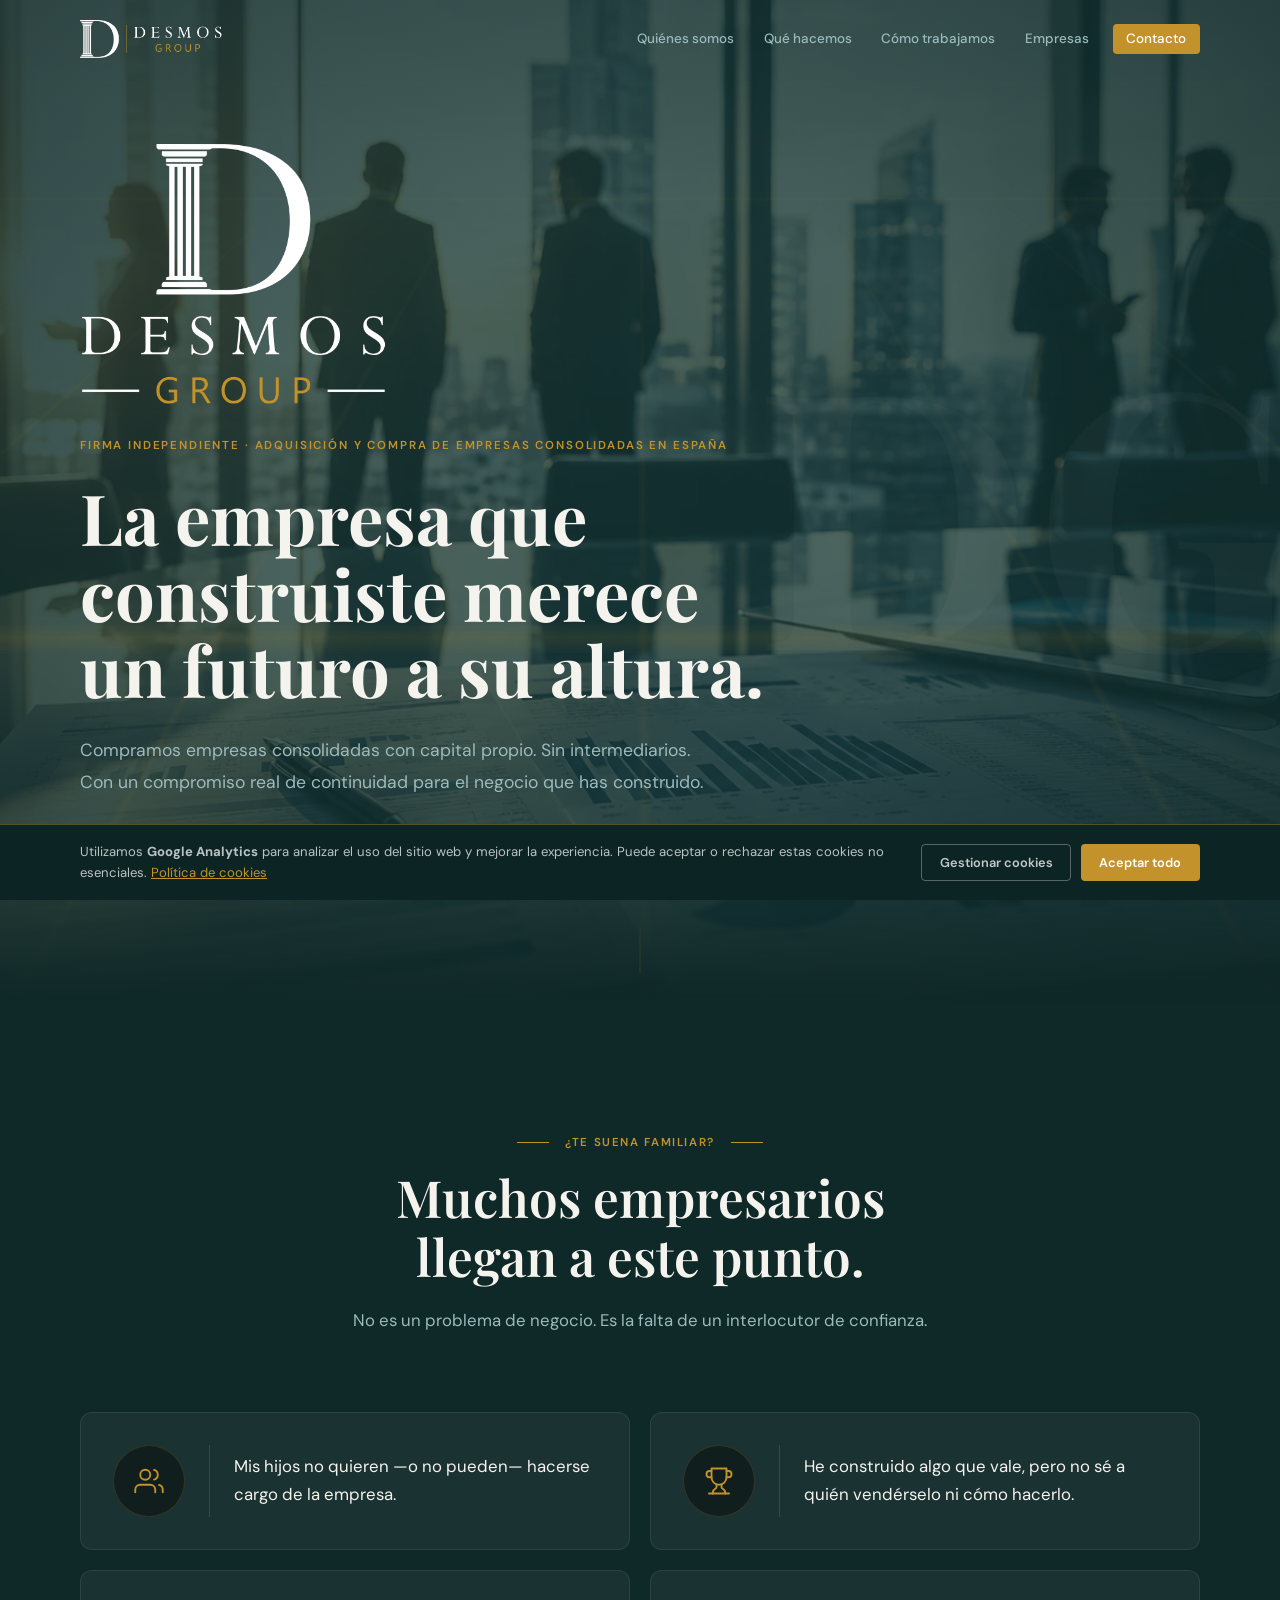
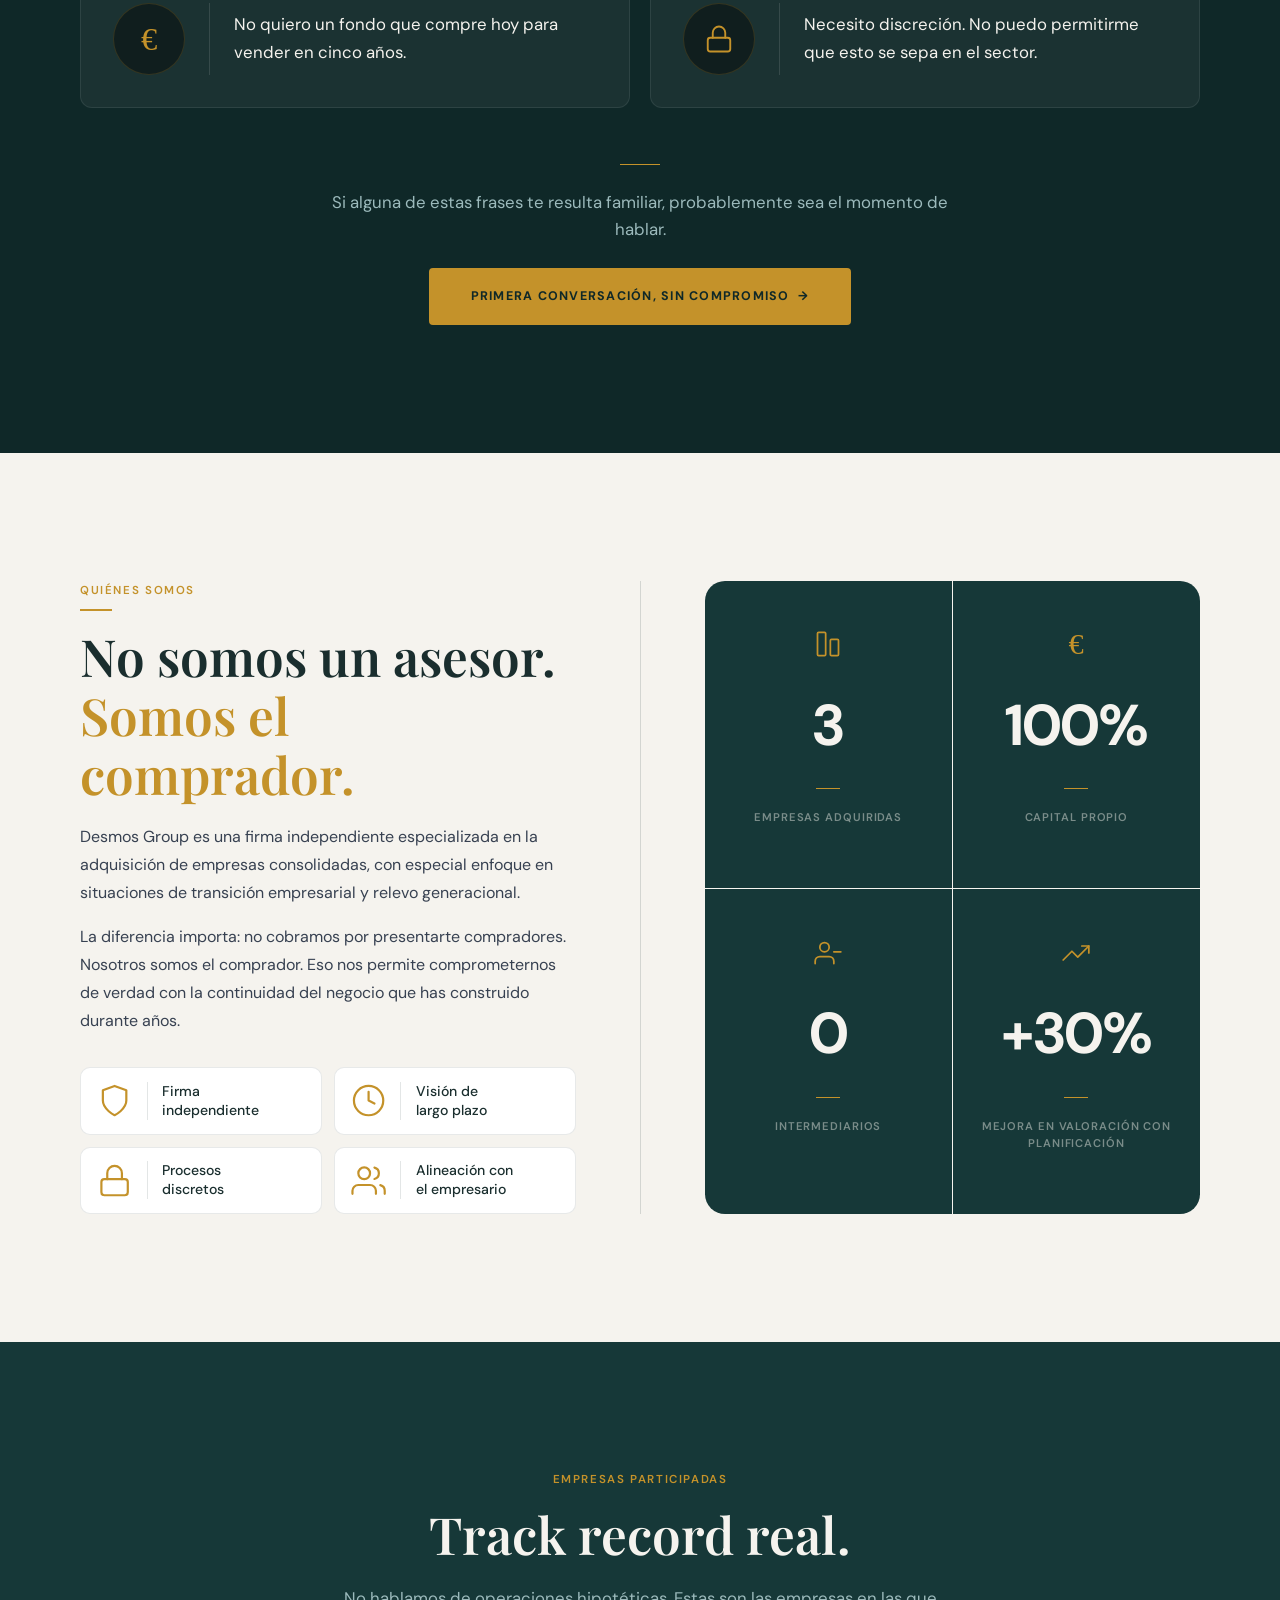
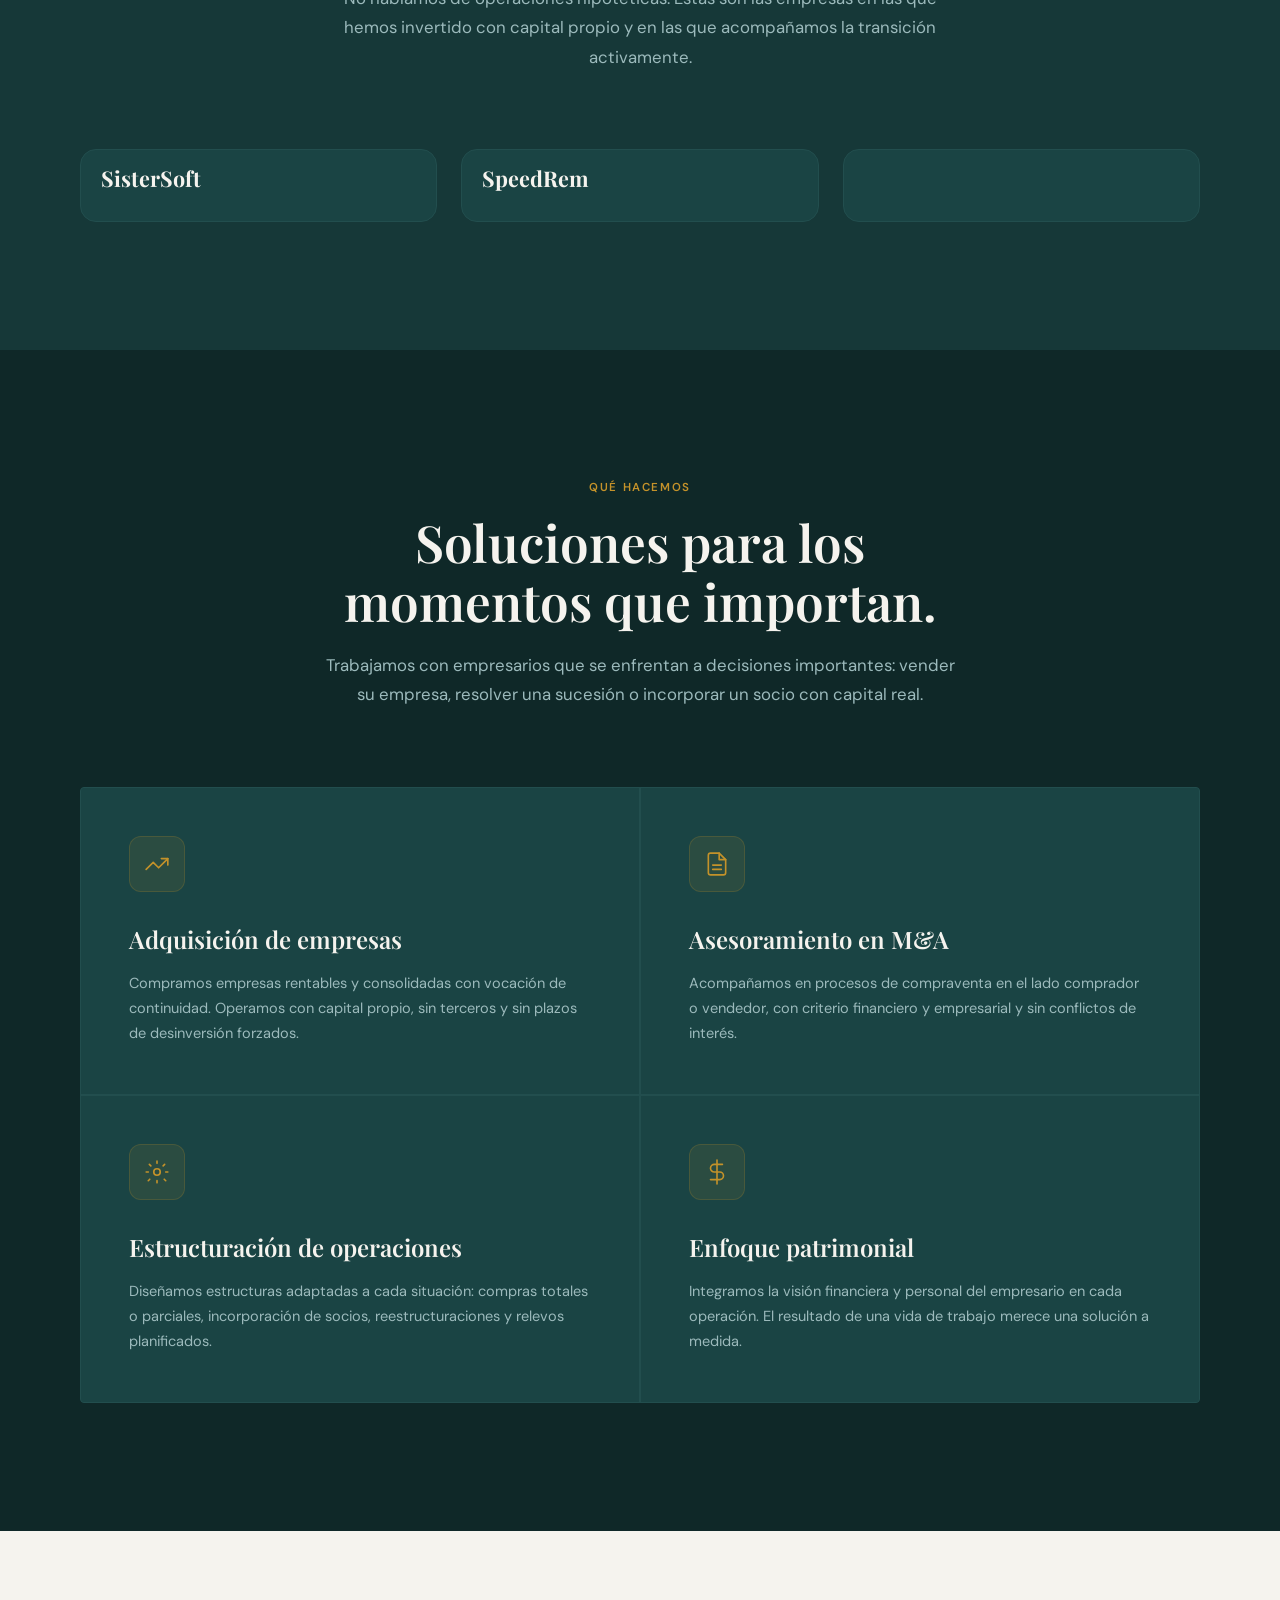
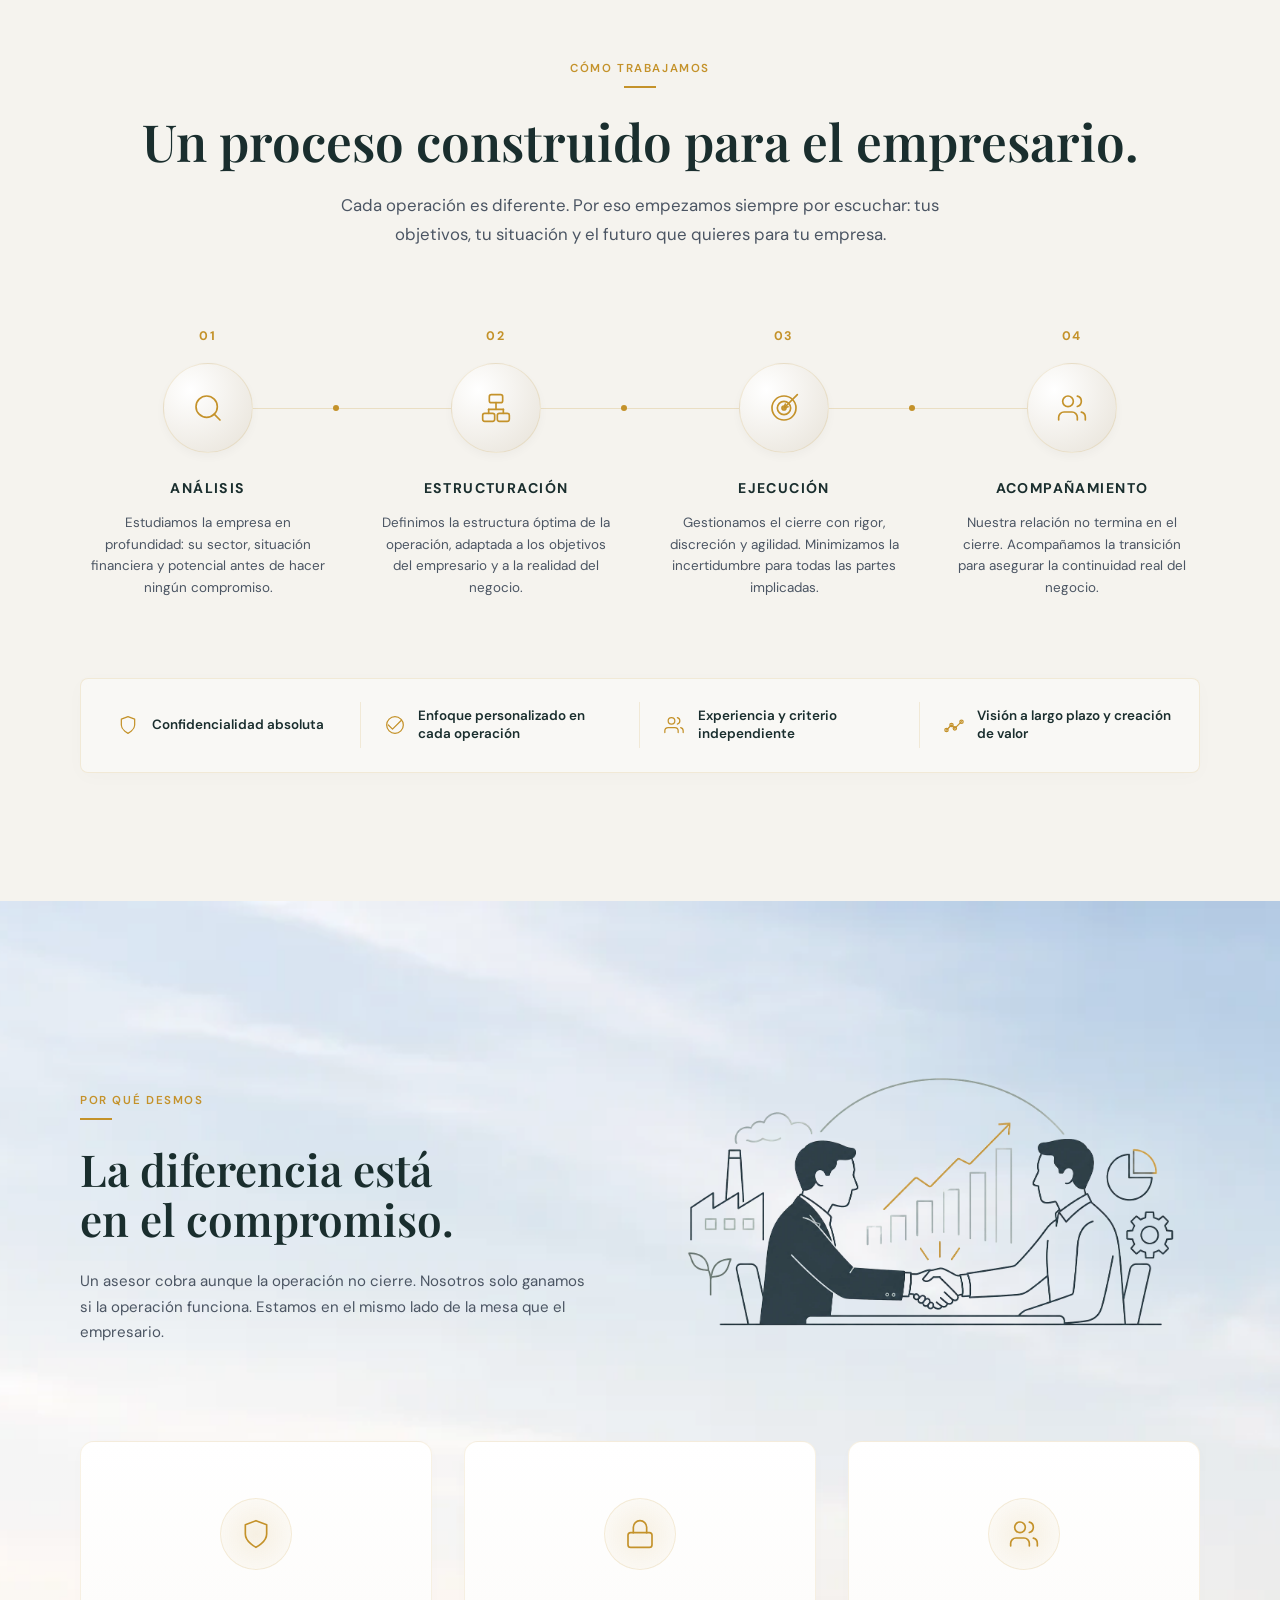
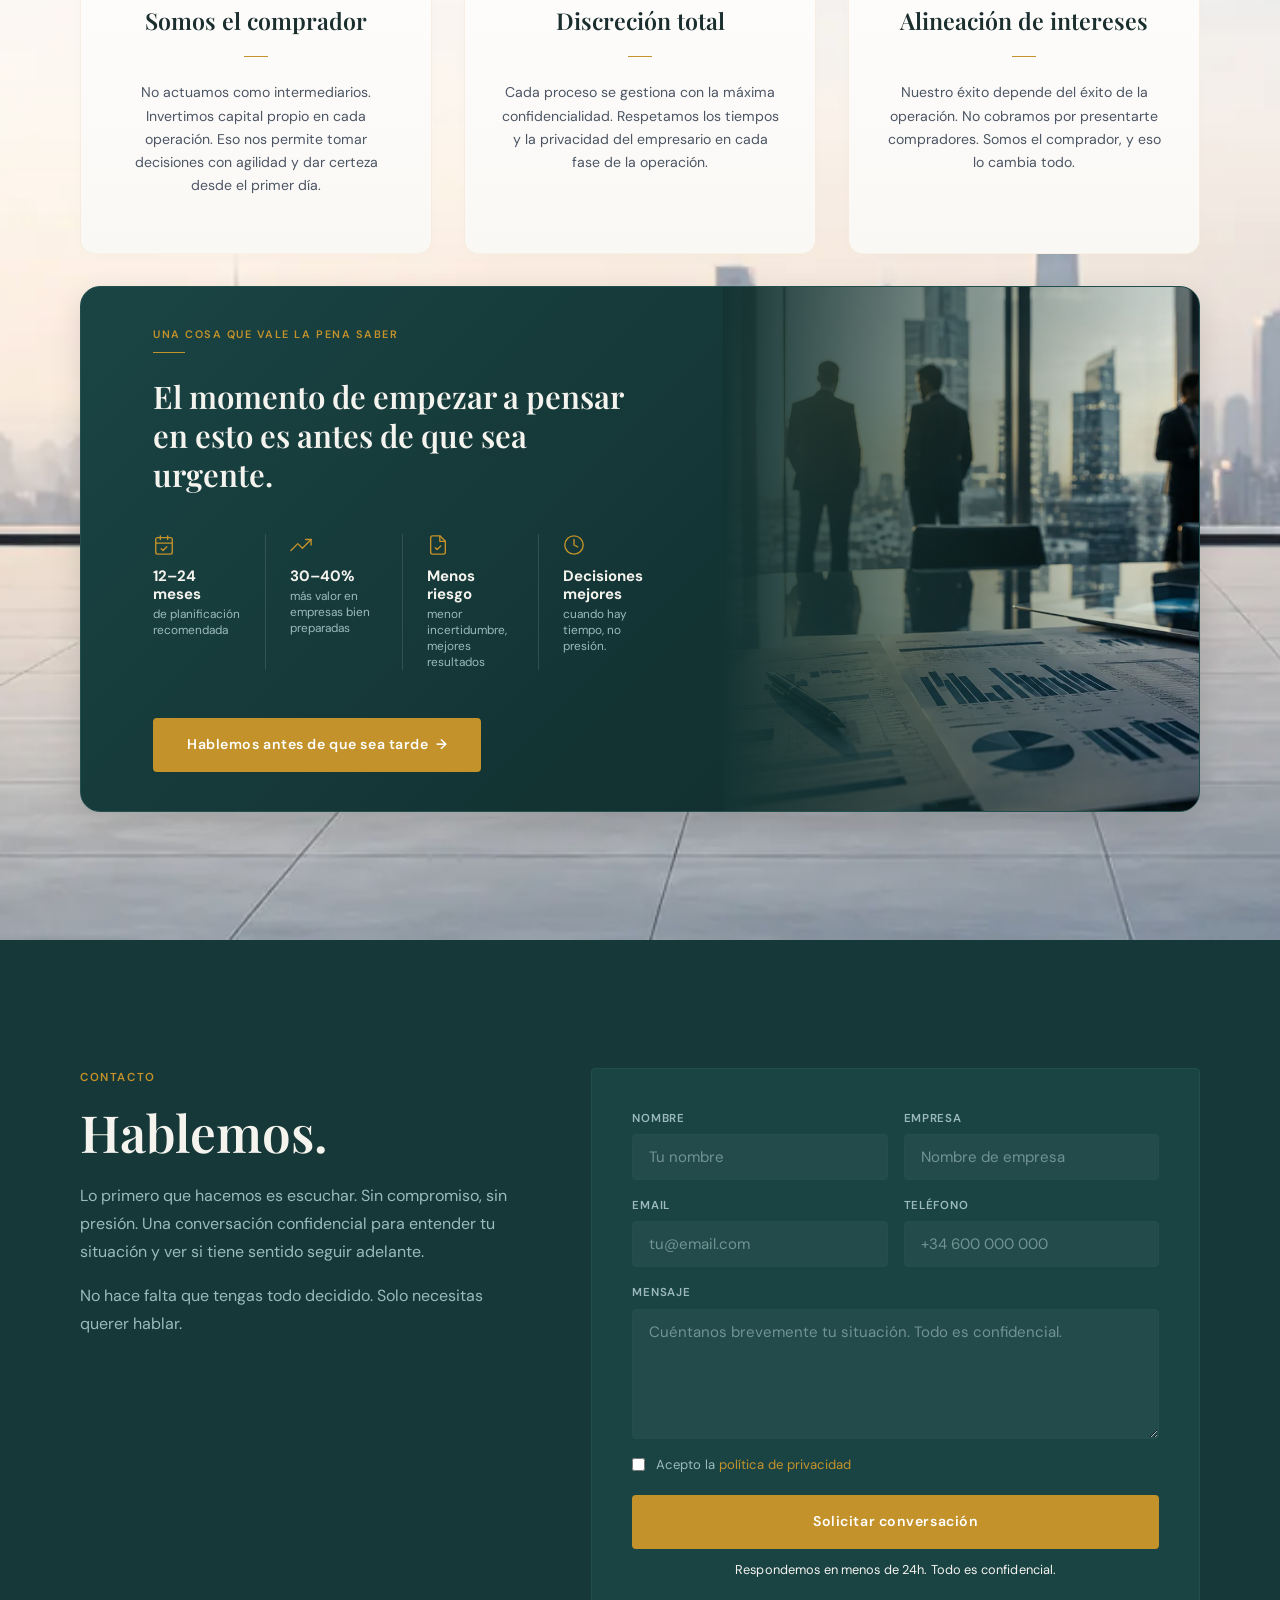
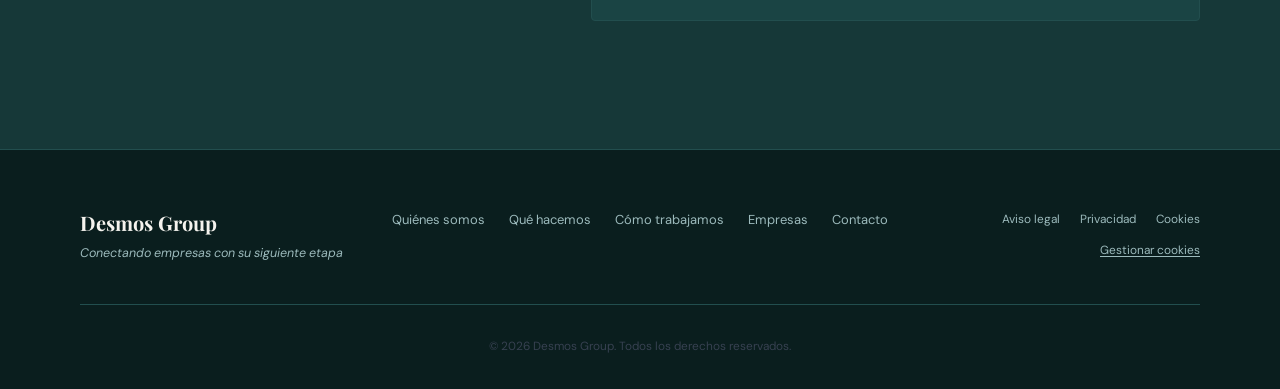
<file: index.html>
﻿<!DOCTYPE html>
<html lang="es">

<head>
  <meta charset="UTF-8">
  <meta name="viewport" content="width=device-width, initial-scale=1.0">
  <meta name="theme-color" content="#163838">
  <link rel="icon" type="image/x-icon" href="favicon.ico">
  <link rel="icon" type="image/png" sizes="32x32" href="img/favicon-32x32.png">
  <link rel="icon" type="image/png" sizes="16x16" href="img/favicon-16x16.png">
  <link rel="apple-touch-icon" sizes="180x180" href="img/apple-touch-icon.png">
  <title>Adquisición y compra de empresas | Desmos Group</title>
  <meta name="description"
    content="Compramos empresas consolidadas con capital propio, sin intermediarios. Especialistas en relevo generacional y adquisición de empresas en España.">
  <meta name="robots" content="index, follow">
  <link rel="canonical" href="https://www.desmosgroup.com/">

  <!-- Open Graph -->
  <meta property="og:type" content="website">
  <meta property="og:url" content="https://www.desmosgroup.com/">
  <meta property="og:title" content="Desmos Group | Adquisición de empresas">
  <meta property="og:description"
    content="Compramos empresas consolidadas con capital propio. Sin intermediarios. Con un compromiso real de continuidad.">
  <meta property="og:image" content="https://www.desmosgroup.com/img/og-image.webp">
  <meta property="og:locale" content="es_ES">
  <meta property="og:site_name" content="Desmos Group">

  <!-- Twitter Card -->
  <meta name="twitter:card" content="summary_large_image">
  <meta name="twitter:title" content="Desmos Group | Adquisición de empresas">
  <meta name="twitter:description"
    content="Compramos empresas consolidadas con capital propio. Sin intermediarios. Con un compromiso real de continuidad.">
  <meta name="twitter:image" content="https://www.desmosgroup.com/img/og-image.webp">

  <!-- Schema.org -->
  <script type="application/ld+json">
  {
    "@context": "https://schema.org",
    "@type": ["Organization", "FinancialService"],
    "name": "Desmos Group",
    "description": "Firma independiente especializada en adquisición y compra de empresas consolidadas en España. Capital propio, sin intermediarios, con compromiso real de continuidad.",
    "url": "https://www.desmosgroup.com",
    "logo": {
      "@type": "ImageObject",
      "url": "https://www.desmosgroup.com/img/desmos_logo.webp"
    },
    "areaServed": {
      "@type": "Country",
      "name": "España"
    },
    "knowsAbout": ["Adquisición de empresas", "Compra de empresas", "M&A", "Fusiones y adquisiciones", "Transición empresarial", "Relevo generacional", "Capital propio"],
    "contactPoint": {
      "@type": "ContactPoint",
      "contactType": "customer service",
      "url": "https://www.desmosgroup.com/#contacto",
      "availableLanguage": "Spanish"
    }
  }
  </script>

  <!-- Fonts: Playfair Display (titulars) + DM Sans (cos) -->
  <link rel="preconnect" href="https://fonts.googleapis.com">
  <link rel="preconnect" href="https://fonts.gstatic.com" crossorigin>
  <link
    href="https://fonts.googleapis.com/css2?family=Playfair+Display:wght@600;700&family=DM+Sans:opsz,wght@9..40,400;9..40,500;9..40,600&display=swap"
    rel="stylesheet">

  <link rel="preload" as="image" href="img/hero2.webp" fetchpriority="high">
  <script src="https://www.google.com/recaptcha/api.js" async defer></script>
  <link rel="stylesheet" href="css/style.css">
  <link rel="stylesheet" href="css/animations.css">
</head>

<body>

  <!-- ================================================
       HEADER
       ================================================ -->
  <header class="header" id="header">
    <div class="container header__inner">
      <a href="#inicio" class="header__logo">
        <img src="img/desmos_logo_hor_negatiu.webp" alt="Desmos Group" class="header__logo-img" width="1000" height="268">
      </a>
      <nav class="header__nav" id="nav" aria-label="Navegación principal">
        <ul class="header__nav-list">
          <li><a href="#quienes-somos" class="header__nav-link">Quiénes somos</a></li>
          <li><a href="#que-hacemos" class="header__nav-link">Qué hacemos</a></li>
          <li><a href="#como-trabajamos" class="header__nav-link">Cómo trabajamos</a></li>
          <li><a href="#empresas" class="header__nav-link">Empresas</a></li>
          <li><a href="#contacto" class="header__nav-link header__nav-link--cta">Contacto</a></li>
        </ul>
      </nav>
      <button class="header__burger" id="burger" aria-label="Abrir menú" aria-expanded="false">
        <span></span><span></span><span></span>
      </button>
    </div>
  </header>

  <main>

    <!-- ================================================
         HERO — Split asimètric, esquerre-alineat
         ================================================ -->
    <section class="hero" id="inicio" aria-label="Portada">
      <div class="hero__bg" aria-hidden="true"></div>
      <div class="hero__grid" aria-hidden="true"></div>
      <div class="container hero__inner">
        <div class="hero__text">
          <img src="img/desmos_logo_negatiu.webp" alt="Desmos Group" class="hero__logo" width="1000" height="850">
          <p class="hero__eyebrow reveal">Firma independiente · Adquisición y compra de empresas consolidadas en España</p>
          <h1 class="hero__title reveal">La empresa que construiste merece un futuro a su altura.</h1>
          <p class="hero__subtitle reveal">
            Compramos empresas consolidadas con capital propio. Sin intermediarios.
            Con un compromiso real de continuidad para el negocio que has construido.
          </p>
          <div class="hero__ctas reveal">
            <a href="#contacto" class="btn btn--primary">Hablemos de tu empresa</a>
            <a href="#quienes-somos" class="btn btn--outline">Conocer Desmos</a>
          </div>
        </div>
      </div>
      <div class="hero__scroll-indicator" aria-hidden="true"></div>
      <div class="hero__fade" aria-hidden="true"></div>
    </section>

    <!-- ================================================
         ¿RECONOCES ESTA SITUACIÓN? — Identificació del problema
         ================================================ -->
    <section class="section section--darker" id="situacion">
      <div class="container">
        <div class="section__header section__header--center">
          <p class="eyebrow eyebrow--lined reveal">¿Te suena familiar?</p>
          <h2 class="section__title section__title--center reveal">Muchos empresarios<br>llegan a este punto.</h2>
          <p class="section__lead section__lead--center reveal">No es un problema de negocio. Es la falta de un
            interlocutor de confianza.</p>
        </div>

        <div class="situation__grid">
          <article class="situation__card reveal">
            <div class="situation__body">
              <div class="situation__icon" aria-hidden="true">
                <svg xmlns="http://www.w3.org/2000/svg" width="30" height="30" viewBox="0 0 24 24" fill="none"
                  stroke="currentColor" stroke-width="1.5" stroke-linecap="round" stroke-linejoin="round">
                  <path d="M17 21v-2a4 4 0 0 0-4-4H5a4 4 0 0 0-4 4v2" />
                  <circle cx="9" cy="7" r="4" />
                  <path d="M23 21v-2a4 4 0 0 0-3-3.87" />
                  <path d="M16 3.13a4 4 0 0 1 0 7.75" />
                </svg>
              </div>
              <div class="situation__sep" aria-hidden="true"></div>
              <p>Mis hijos no quieren —o no pueden— hacerse cargo de la empresa.</p>
            </div>
          </article>

          <article class="situation__card reveal">
            <div class="situation__body">
              <div class="situation__icon" aria-hidden="true">
                <svg xmlns="http://www.w3.org/2000/svg" width="30" height="30" viewBox="0 0 24 24" fill="none"
                  stroke="currentColor" stroke-width="1.5" stroke-linecap="round" stroke-linejoin="round">
                  <path d="M6 9H4.5a2.5 2.5 0 0 1 0-5H6" />
                  <path d="M18 9h1.5a2.5 2.5 0 0 0 0-5H18" />
                  <path d="M4 22h16" />
                  <path d="M10 14.66V17c0 .55-.47.98-.97 1.21C7.85 18.75 7 20.24 7 22" />
                  <path d="M14 14.66V17c0 .55.47.98.97 1.21C16.15 18.75 17 20.24 17 22" />
                  <path d="M18 2H6v7a6 6 0 0 0 12 0V2z" />
                </svg>
              </div>
              <div class="situation__sep" aria-hidden="true"></div>
              <p>He construido algo que vale, pero no sé a quién vendérselo ni cómo hacerlo.</p>
            </div>
          </article>

          <article class="situation__card reveal">
            <div class="situation__body">
              <div class="situation__icon" aria-hidden="true">
                <svg xmlns="http://www.w3.org/2000/svg" width="30" height="30" viewBox="0 0 24 24">
                  <text x="12" y="12" dominant-baseline="central" text-anchor="middle"
                    font-family="Georgia, 'Palatino Linotype', serif"
                    font-size="26" fill="currentColor">&#8364;</text>
                </svg>
              </div>
              <div class="situation__sep" aria-hidden="true"></div>
              <p>No quiero un fondo que compre hoy para vender en cinco años.</p>
            </div>
          </article>

          <article class="situation__card reveal">
            <div class="situation__body">
              <div class="situation__icon" aria-hidden="true">
                <svg xmlns="http://www.w3.org/2000/svg" width="30" height="30" viewBox="0 0 24 24" fill="none"
                  stroke="currentColor" stroke-width="1.5" stroke-linecap="round" stroke-linejoin="round">
                  <rect x="3" y="11" width="18" height="11" rx="2" ry="2" />
                  <path d="M7 11V7a5 5 0 0 1 10 0v4" />
                </svg>
              </div>
              <div class="situation__sep" aria-hidden="true"></div>
              <p>Necesito discreción. No puedo permitirme que esto se sepa en el sector.</p>
            </div>
          </article>
        </div>

        <div class="situation__close reveal">
          <div class="situation__rule" aria-hidden="true"></div>
          <p>Si alguna de estas frases te resulta familiar, probablemente sea el momento de hablar.</p>
          <a href="#contacto" class="btn btn--cta">Primera conversación, sin compromiso &nbsp;→</a>
        </div>
      </div>
    </section>

    <!-- ================================================
         QUIÉNES SOMOS
         ================================================ -->
    <section class="section section--light" id="quienes-somos">
      <div class="container">

        <div class="about__layout">
          <!-- Left: content -->
          <div class="about__content">
            <p class="eyebrow eyebrow--bar reveal">Quiénes somos</p>
            <h2 class="section__title section__title--dark reveal">
              No somos un asesor.<br><span class="about__title-accent">Somos el comprador.</span>
            </h2>
            <p class="section__body reveal">
              Desmos Group es una firma independiente especializada en la adquisición de empresas
              consolidadas, con especial enfoque en situaciones de transición empresarial y relevo generacional.
            </p>
            <p class="section__body reveal">
              La diferencia importa: no cobramos por presentarte compradores. Nosotros somos el comprador.
              Eso nos permite comprometernos de verdad con la continuidad del negocio que has construido durante años.
            </p>

            <div class="about__features reveal">
              <div class="about__feature">
                <div class="about__feature-icon" aria-hidden="true">
                  <svg xmlns="http://www.w3.org/2000/svg" width="20" height="20" viewBox="0 0 24 24" fill="none"
                    stroke="currentColor" stroke-width="1.5" stroke-linecap="round" stroke-linejoin="round">
                    <path d="M12 22s8-4 8-10V5l-8-3-8 3v7c0 6 8 10 8 10z" />
                  </svg>
                </div>
                <span>Firma<br>independiente</span>
              </div>
              <div class="about__feature">
                <div class="about__feature-icon" aria-hidden="true">
                  <svg xmlns="http://www.w3.org/2000/svg" width="20" height="20" viewBox="0 0 24 24" fill="none"
                    stroke="currentColor" stroke-width="1.5" stroke-linecap="round" stroke-linejoin="round">
                    <circle cx="12" cy="12" r="10" />
                    <polyline points="12 6 12 12 16 14" />
                  </svg>
                </div>
                <span>Visión de<br>largo plazo</span>
              </div>
              <div class="about__feature">
                <div class="about__feature-icon" aria-hidden="true">
                  <svg xmlns="http://www.w3.org/2000/svg" width="20" height="20" viewBox="0 0 24 24" fill="none"
                    stroke="currentColor" stroke-width="1.5" stroke-linecap="round" stroke-linejoin="round">
                    <rect x="3" y="11" width="18" height="11" rx="2" ry="2" />
                    <path d="M7 11V7a5 5 0 0 1 10 0v4" />
                  </svg>
                </div>
                <span>Procesos<br>discretos</span>
              </div>
              <div class="about__feature">
                <div class="about__feature-icon" aria-hidden="true">
                  <svg xmlns="http://www.w3.org/2000/svg" width="20" height="20" viewBox="0 0 24 24" fill="none"
                    stroke="currentColor" stroke-width="1.5" stroke-linecap="round" stroke-linejoin="round">
                    <path d="M17 21v-2a4 4 0 0 0-4-4H5a4 4 0 0 0-4 4v2" />
                    <circle cx="9" cy="7" r="4" />
                    <path d="M23 21v-2a4 4 0 0 0-3-3.87" />
                    <path d="M16 3.13a4 4 0 0 1 0 7.75" />
                  </svg>
                </div>
                <span>Alineación con<br>el empresario</span>
              </div>
            </div>
          </div>

          <!-- Vertical divider -->
          <div class="about__divider" aria-hidden="true"></div>

          <!-- Right: KPIs grid -->
          <div class="about__aside">
            <div class="about__kpis reveal">
              <!-- Fila icones superiors -->
              <div class="about__kpi-icon" aria-hidden="true">
                <svg xmlns="http://www.w3.org/2000/svg" width="28" height="28" viewBox="0 0 24 24" fill="none"
                  stroke="currentColor" stroke-width="1.5" stroke-linecap="round" stroke-linejoin="round">
                  <rect x="3" y="2" width="7" height="20" rx="1" />
                  <rect x="14" y="8" width="7" height="14" rx="1" />
                </svg>
              </div>
              <div class="about__kpi-icon" aria-hidden="true">
                <svg xmlns="http://www.w3.org/2000/svg" width="28" height="28" viewBox="0 0 24 24">
                  <text x="12" y="12" dominant-baseline="central" text-anchor="middle"
                    font-family="Georgia, 'Palatino Linotype', serif"
                    font-size="26" fill="currentColor">&#8364;</text>
                </svg>
              </div>
              <!-- Fila números superiors -->
              <span class="about__kpi-num">3</span>
              <span class="about__kpi-num">100%</span>
              <!-- Fila regles superiors -->
              <div class="about__kpi-rule" aria-hidden="true"></div>
              <div class="about__kpi-rule" aria-hidden="true"></div>
              <!-- Fila etiquetes superiors -->
              <span class="about__kpi-lbl">Empresas adquiridas</span>
              <span class="about__kpi-lbl">Capital propio</span>
              <!-- Separador horitzontal -->
              <div class="about__kpi-hsep" aria-hidden="true"></div>
              <!-- Fila icones inferiors -->
              <div class="about__kpi-icon" aria-hidden="true">
                <svg xmlns="http://www.w3.org/2000/svg" width="28" height="28" viewBox="0 0 24 24" fill="none"
                  stroke="currentColor" stroke-width="1.5" stroke-linecap="round" stroke-linejoin="round">
                  <path d="M17 21v-2a4 4 0 0 0-4-4H5a4 4 0 0 0-4 4v2" />
                  <circle cx="9" cy="7" r="4" />
                  <line x1="17" y1="11" x2="23" y2="11" />
                </svg>
              </div>
              <div class="about__kpi-icon" aria-hidden="true">
                <svg xmlns="http://www.w3.org/2000/svg" width="28" height="28" viewBox="0 0 24 24" fill="none"
                  stroke="currentColor" stroke-width="1.5" stroke-linecap="round" stroke-linejoin="round">
                  <polyline points="23 6 13.5 15.5 8.5 10.5 1 18" />
                  <polyline points="17 6 23 6 23 12" />
                </svg>
              </div>
              <!-- Fila números inferiors -->
              <span class="about__kpi-num">0</span>
              <span class="about__kpi-num">+30%</span>
              <!-- Fila regles inferiors -->
              <div class="about__kpi-rule" aria-hidden="true"></div>
              <div class="about__kpi-rule" aria-hidden="true"></div>
              <!-- Fila etiquetes inferiors -->
              <span class="about__kpi-lbl">Intermediarios</span>
              <span class="about__kpi-lbl">Mejora en valoración con planificación</span>
            </div>
          </div>
        </div>

      </div>
    </section>

    <!-- ================================================
         EMPRESAS PARTICIPADAS — Credibilitat aviat
         ================================================ -->
    <section class="section section--dark" id="empresas">
      <div class="empresas__parallax-bg" aria-hidden="true"></div>
      <div class="container">
        <div class="section__header section__header--center">
          <p class="eyebrow reveal">Empresas participadas</p>
          <h2 class="section__title section__title--center reveal">Track record real.</h2>
          <p class="section__lead section__lead--center reveal">
            No hablamos de operaciones hipotéticas. Estas son las empresas en las que hemos invertido
            con capital propio y en las que acompañamos la transición activamente.
          </p>
        </div>

        <div class="portfolio__grid" id="portfolio-grid" aria-label="Empresas participadas">
          <!-- Fallback estàtic per a Googlebot (el JS substitueix aquest contingut en renderitzar) -->
          <article class="portfolio-card">
            <div class="portfolio-card__info">
              <h3 class="portfolio-card__name">SisterSoft</h3>
              <p class="portfolio-card__tipo"><!-- descripció empresa --></p>
            </div>
          </article>
          <article class="portfolio-card">
            <div class="portfolio-card__info">
              <h3 class="portfolio-card__name">SpeedRem</h3>
              <p class="portfolio-card__tipo"><!-- descripció empresa --></p>
            </div>
          </article>
          <article class="portfolio-card">
            <div class="portfolio-card__info">
              <h3 class="portfolio-card__name"><!-- nom 3a empresa --></h3>
              <p class="portfolio-card__tipo"><!-- descripció empresa --></p>
            </div>
          </article>
        </div>
      </div>
    </section>

    <!-- ================================================
         QUÉ HACEMOS
         ================================================ -->
    <section class="section section--darker" id="que-hacemos">
      <div class="container">
        <div class="section__header">
          <p class="eyebrow reveal">Qué hacemos</p>
          <h2 class="section__title reveal">Soluciones para los<br>momentos que importan.</h2>
          <p class="section__lead reveal">
            Trabajamos con empresarios que se enfrentan a decisiones importantes: vender su empresa,
            resolver una sucesión o incorporar un socio con capital real.
          </p>
        </div>
        <div class="services__grid">
          <article class="service-card reveal">
            <div class="service-card__icon" aria-hidden="true">
              <svg xmlns="http://www.w3.org/2000/svg" width="26" height="26" viewBox="0 0 24 24" fill="none"
                stroke="currentColor" stroke-width="1.5" stroke-linecap="round" stroke-linejoin="round">
                <polyline points="22 7 13.5 15.5 8.5 10.5 2 17" />
                <polyline points="16 7 22 7 22 13" />
              </svg>
            </div>
            <h3 class="service-card__title">Adquisición de empresas</h3>
            <p class="service-card__desc">
              Compramos empresas rentables y consolidadas con vocación de continuidad.
              Operamos con capital propio, sin terceros y sin plazos de desinversión forzados.
            </p>
          </article>
          <article class="service-card reveal">
            <div class="service-card__icon" aria-hidden="true">
              <svg xmlns="http://www.w3.org/2000/svg" width="26" height="26" viewBox="0 0 24 24" fill="none"
                stroke="currentColor" stroke-width="1.5" stroke-linecap="round" stroke-linejoin="round">
                <path d="M14 2H6a2 2 0 0 0-2 2v16a2 2 0 0 0 2 2h12a2 2 0 0 0 2-2V8z" />
                <polyline points="14 2 14 8 20 8" />
                <line x1="16" y1="13" x2="8" y2="13" />
                <line x1="16" y1="17" x2="8" y2="17" />
              </svg>
            </div>
            <h3 class="service-card__title">Asesoramiento en M&amp;A</h3>
            <p class="service-card__desc">
              Acompañamos en procesos de compraventa en el lado comprador o vendedor,
              con criterio financiero y empresarial y sin conflictos de interés.
            </p>
          </article>
          <article class="service-card reveal">
            <div class="service-card__icon" aria-hidden="true">
              <svg xmlns="http://www.w3.org/2000/svg" width="26" height="26" viewBox="0 0 24 24" fill="none"
                stroke="currentColor" stroke-width="1.5" stroke-linecap="round" stroke-linejoin="round">
                <circle cx="12" cy="12" r="3" />
                <path
                  d="M19.07 4.93l-1.41 1.41M5.34 18.66l-1.41 1.41M4.93 4.93l1.41 1.41M18.66 18.66l1.41 1.41M2 12H4M20 12h2M12 2v2M12 20v2" />
              </svg>
            </div>
            <h3 class="service-card__title">Estructuración de operaciones</h3>
            <p class="service-card__desc">
              Diseñamos estructuras adaptadas a cada situación: compras totales o parciales,
              incorporación de socios, reestructuraciones y relevos planificados.
            </p>
          </article>
          <article class="service-card reveal">
            <div class="service-card__icon" aria-hidden="true">
              <svg xmlns="http://www.w3.org/2000/svg" width="26" height="26" viewBox="0 0 24 24" fill="none"
                stroke="currentColor" stroke-width="1.5" stroke-linecap="round" stroke-linejoin="round">
                <line x1="12" y1="1" x2="12" y2="23" />
                <path d="M17 5H9.5a3.5 3.5 0 0 0 0 7h5a3.5 3.5 0 0 1 0 7H6" />
              </svg>
            </div>
            <h3 class="service-card__title">Enfoque patrimonial</h3>
            <p class="service-card__desc">
              Integramos la visión financiera y personal del empresario en cada operación.
              El resultado de una vida de trabajo merece una solución a medida.
            </p>
          </article>
        </div>
      </div>
    </section>

    <!-- ================================================
         CÓMO TRABAJAMOS
         ================================================ -->
    <section class="section section--light" id="como-trabajamos">
      <div class="container">
        <div class="section__header section__header--center">
          <p class="process-eyebrow reveal">Cómo trabajamos</p>
          <div class="process-eyebrow-rule reveal" aria-hidden="true"></div>
          <h2 class="section__title section__title--dark section__title--center reveal">Un proceso construido para el
            empresario.</h2>
          <p class="section__lead section__lead--dark section__lead--center reveal">
            Cada operación es diferente. Por eso empezamos siempre por escuchar:
            tus objetivos, tu situación y el futuro que quieres para tu empresa.
          </p>
        </div>

        <div class="process__steps">

          <div class="process__step reveal">
            <span class="process__step-num">01</span>
            <div class="process__step-circle">
              <svg xmlns="http://www.w3.org/2000/svg" width="32" height="32" viewBox="0 0 24 24" fill="none"
                stroke="currentColor" stroke-width="1.25" stroke-linecap="round" stroke-linejoin="round">
                <circle cx="11" cy="11" r="8" />
                <line x1="21" y1="21" x2="16.65" y2="16.65" />
              </svg>
            </div>
            <h3 class="process__step-title">ANÁLISIS</h3>
            <p class="process__step-desc">
              Estudiamos la empresa en profundidad: su sector, situación financiera y
              potencial antes de hacer ningún compromiso.
            </p>
          </div>

          <div class="process__step reveal">
            <span class="process__step-num">02</span>
            <div class="process__step-circle">
              <svg xmlns="http://www.w3.org/2000/svg" width="32" height="32" viewBox="0 0 24 24" fill="none"
                stroke="currentColor" stroke-width="1.25" stroke-linecap="round" stroke-linejoin="round">
                <!-- Node superior gran -->
                <rect x="7" y="2" width="10" height="6" rx="1.5" />
                <!-- Tronc vertical -->
                <line x1="12" y1="8" x2="12" y2="13" />
                <!-- Barra horitzontal -->
                <line x1="6.5" y1="13" x2="17.5" y2="13" />
                <!-- Branques cap als fills -->
                <line x1="6.5" y1="13" x2="6.5" y2="16" />
                <line x1="17.5" y1="13" x2="17.5" y2="16" />
                <!-- Nodes fills grans -->
                <rect x="2" y="16" width="9" height="6" rx="1.5" />
                <rect x="13" y="16" width="9" height="6" rx="1.5" />
              </svg>
            </div>
            <h3 class="process__step-title">ESTRUCTURACIÓN</h3>
            <p class="process__step-desc">
              Definimos la estructura óptima de la operación, adaptada a los objetivos
              del empresario y a la realidad del negocio.
            </p>
          </div>

          <div class="process__step reveal">
            <span class="process__step-num">03</span>
            <div class="process__step-circle">
              <svg xmlns="http://www.w3.org/2000/svg" width="32" height="32" viewBox="0 0 24 24" fill="none"
                stroke="currentColor" stroke-width="1.25" stroke-linecap="round" stroke-linejoin="round">
                <!-- 3 cercles concèntrics centrats a (12,12) -->
                <circle cx="12" cy="12" r="9" />
                <circle cx="12" cy="12" r="5" />
                <circle cx="12" cy="12" r="1.5" />
                <!-- Fletxa des de (22,2) amb vèrtex al centre exacte -->
                <line x1="22" y1="2" x2="12" y2="12" />
                <line x1="12" y1="12" x2="15" y2="11" />
                <line x1="12" y1="12" x2="13" y2="9" />
              </svg>
            </div>
            <h3 class="process__step-title">EJECUCIÓN</h3>
            <p class="process__step-desc">
              Gestionamos el cierre con rigor, discreción y agilidad. Minimizamos la
              incertidumbre para todas las partes implicadas.
            </p>
          </div>

          <div class="process__step reveal">
            <span class="process__step-num">04</span>
            <div class="process__step-circle">
              <svg xmlns="http://www.w3.org/2000/svg" width="32" height="32" viewBox="0 0 24 24" fill="none"
                stroke="currentColor" stroke-width="1.25" stroke-linecap="round" stroke-linejoin="round">
                <!-- Dues persones (users icon) -->
                <path d="M16 21v-2a4 4 0 0 0-4-4H6a4 4 0 0 0-4 4v2" />
                <circle cx="9" cy="7" r="4" />
                <path d="M22 21v-2a4 4 0 0 0-3-3.87" />
                <path d="M16 3.13a4 4 0 0 1 0 7.75" />
              </svg>
            </div>
            <h3 class="process__step-title">ACOMPAÑAMIENTO</h3>
            <p class="process__step-desc">
              Nuestra relación no termina en el cierre. Acompañamos la transición
              para asegurar la continuidad real del negocio.
            </p>
          </div>

        </div>

        <!-- Banner at the bottom -->
        <div class="process__banner reveal">
          <div class="process__banner-item">
            <div class="process__banner-icon">
              <!-- Shield SVG -->
              <svg xmlns="http://www.w3.org/2000/svg" width="20" height="20" viewBox="0 0 24 24" fill="none"
                stroke="currentColor" stroke-width="1.5" stroke-linecap="round" stroke-linejoin="round">
                <path d="M12 22s8-4 8-10V5l-8-3-8 3v7c0 6 8 10 8 10z" />
              </svg>
            </div>
            <span class="process__banner-text">Confidencialidad absoluta</span>
          </div>

          <div class="process__banner-item">
            <div class="process__banner-icon">
              <!-- Checkmark circle SVG -->
              <svg xmlns="http://www.w3.org/2000/svg" width="20" height="20" viewBox="0 0 24 24" fill="none"
                stroke="currentColor" stroke-width="1.5" stroke-linecap="round" stroke-linejoin="round">
                <polyline points="20 6 9 17 4 12" />
                <circle cx="12" cy="12" r="10" />
              </svg>
            </div>
            <span class="process__banner-text">Enfoque personalizado en cada operación</span>
          </div>

          <div class="process__banner-item">
            <div class="process__banner-icon">
              <!-- Users SVG -->
              <svg xmlns="http://www.w3.org/2000/svg" width="20" height="20" viewBox="0 0 24 24" fill="none"
                stroke="currentColor" stroke-width="1.5" stroke-linecap="round" stroke-linejoin="round">
                <path d="M17 21v-2a4 4 0 0 0-4-4H5a4 4 0 0 0-4 4v2" />
                <circle cx="9" cy="7" r="4" />
                <path d="M23 21v-2a4 4 0 0 0-3-3.87" />
                <path d="M16 3.13a4 4 0 0 1 0 7.75" />
              </svg>
            </div>
            <span class="process__banner-text">Experiencia y criterio independiente</span>
          </div>

          <div class="process__banner-item">
            <div class="process__banner-icon">
              <!-- Trend chart SVG -->
              <svg xmlns="http://www.w3.org/2000/svg" width="20" height="20" viewBox="0 0 24 24" fill="none"
                stroke="currentColor" stroke-width="1.5" stroke-linecap="round" stroke-linejoin="round">
                <path d="M3 18l6-6 4 4 8-8" />
                <circle cx="3" cy="18" r="2" />
                <circle cx="9" cy="12" r="2" />
                <circle cx="13" cy="16" r="2" />
                <circle cx="21" cy="8" r="2" />
              </svg>
            </div>
            <span class="process__banner-text">Visión a largo plazo y creación de valor</span>
          </div>
        </div>

      </div>
    </section>

    <!-- ================================================
         POR QUÉ DESMOS
         ================================================ -->
    <section class="section section--light" id="por-que-desmos">
      <div class="container">

        <!-- Split Header -->
        <div class="why-desmos__header-split reveal">
          <div class="why-desmos__header-text">
            <p class="why-desmos__eyebrow">Por qué Desmos</p>
            <div class="why-desmos__eyebrow-rule" aria-hidden="true"></div>
            <h2 class="section__title section__title--dark why-desmos__title">La diferencia está<br>en el compromiso.
            </h2>
            <p class="why-desmos__lead">
              Un asesor cobra aunque la operación no cierre. Nosotros solo ganamos si la operación
              funciona. Estamos en el mismo lado de la mesa que el empresario.
            </p>
          </div>
          <div class="why-desmos__header-image-wrap">
            <img src="img/draw_transparent.webp" alt="Reunión de negocios en oficina" class="why-desmos__header-image" width="1536" height="1024">
          </div>
        </div>

        <!-- Three Cards Grid -->
        <div class="value__grid">
          <article class="value-card reveal">
            <div class="value-card__badge">
              <div class="value-card__badge-circle">
                <!-- Shield SVG -->
                <svg xmlns="http://www.w3.org/2000/svg" width="32" height="32" viewBox="0 0 24 24" fill="none"
                  stroke="currentColor" stroke-width="1.25" stroke-linecap="round" stroke-linejoin="round">
                  <path d="M12 22s8-4 8-10V5l-8-3-8 3v7c0 6 8 10 8 10z" />
                </svg>
              </div>
            </div>
            <h3 class="value-card__title">Somos el comprador</h3>
            <div class="value-card__title-rule" aria-hidden="true"></div>
            <p class="value-card__desc">
              No actuamos como intermediarios. Invertimos capital propio en cada operación. Eso nos permite tomar
              decisiones con agilidad y dar certeza desde el primer día.
            </p>
          </article>

          <article class="value-card reveal">
            <div class="value-card__badge">
              <div class="value-card__badge-circle">
                <!-- Padlock SVG -->
                <svg xmlns="http://www.w3.org/2000/svg" width="32" height="32" viewBox="0 0 24 24" fill="none"
                  stroke="currentColor" stroke-width="1.25" stroke-linecap="round" stroke-linejoin="round">
                  <rect x="3" y="11" width="18" height="11" rx="2" ry="2" />
                  <path d="M7 11V7a5 5 0 0 1 10 0v4" />
                </svg>
              </div>
            </div>
            <h3 class="value-card__title">Discreción total</h3>
            <div class="value-card__title-rule" aria-hidden="true"></div>
            <p class="value-card__desc">
              Cada proceso se gestiona con la máxima confidencialidad. Respetamos los tiempos y la privacidad del
              empresario en cada fase de la operación.
            </p>
          </article>

          <article class="value-card reveal">
            <div class="value-card__badge">
              <div class="value-card__badge-circle">
                <!-- Users SVG -->
                <svg xmlns="http://www.w3.org/2000/svg" width="32" height="32" viewBox="0 0 24 24" fill="none"
                  stroke="currentColor" stroke-width="1.25" stroke-linecap="round" stroke-linejoin="round">
                  <path d="M16 21v-2a4 4 0 0 0-4-4H6a4 4 0 0 0-4 4v2" />
                  <circle cx="9" cy="7" r="4" />
                  <path d="M22 21v-2a4 4 0 0 0-3-3.87" />
                  <path d="M16 3.13a4 4 0 0 1 0 7.75" />
                </svg>
              </div>
            </div>
            <h3 class="value-card__title">Alineación de intereses</h3>
            <div class="value-card__title-rule" aria-hidden="true"></div>
            <p class="value-card__desc">
              Nuestro éxito depende del éxito de la operación. No cobramos por presentarte compradores. Somos el
              comprador, y eso lo cambia todo.
            </p>
          </article>
        </div>

        <!-- Split Timing Block -->
        <div class="timing__block timing__block--split reveal">
          <div class="timing__content-wrap">
            <p class="timing__eyebrow-split">Una cosa que vale la pena saber</p>
            <div class="timing__eyebrow-rule-split" aria-hidden="true"></div>
            <h3 class="timing__title-split">El momento de empezar a pensar en esto es antes de que sea urgente.</h3>

            <!-- Metrics Row inside timing card -->
            <div class="timing__metrics-grid">

              <div class="timing__metric-item">
                <div class="timing__metric-icon">
                  <!-- Calendar check SVG -->
                  <svg xmlns="http://www.w3.org/2000/svg" width="22" height="22" viewBox="0 0 24 24" fill="none"
                    stroke="currentColor" stroke-width="1.5" stroke-linecap="round" stroke-linejoin="round">
                    <rect x="3" y="4" width="18" height="18" rx="2" ry="2" />
                    <line x1="16" y1="2" x2="16" y2="6" />
                    <line x1="8" y1="2" x2="8" y2="6" />
                    <line x1="3" y1="10" x2="21" y2="10" />
                    <polyline points="9 16 11 18 15 14" />
                  </svg>
                </div>
                <div class="timing__metric-texts">
                  <span class="timing__metric-val">12–24 meses</span>
                  <span class="timing__metric-lbl">de planificación recomendada</span>
                </div>
              </div>

              <div class="timing__metric-item">
                <div class="timing__metric-icon">
                  <!-- Trend chart SVG -->
                  <svg xmlns="http://www.w3.org/2000/svg" width="22" height="22" viewBox="0 0 24 24" fill="none"
                    stroke="currentColor" stroke-width="1.5" stroke-linecap="round" stroke-linejoin="round">
                    <polyline points="23 6 13.5 15.5 8.5 10.5 1 18" />
                    <polyline points="17 6 23 6 23 12" />
                  </svg>
                </div>
                <div class="timing__metric-texts">
                  <span class="timing__metric-val">30–40%</span>
                  <span class="timing__metric-lbl">más valor en empresas bien preparadas</span>
                </div>
              </div>

              <div class="timing__metric-item">
                <div class="timing__metric-icon">
                  <!-- Document check SVG -->
                  <svg xmlns="http://www.w3.org/2000/svg" width="22" height="22" viewBox="0 0 24 24" fill="none"
                    stroke="currentColor" stroke-width="1.5" stroke-linecap="round" stroke-linejoin="round">
                    <path d="M14 2H6a2 2 0 0 0-2 2v16a2 2 0 0 0 2 2h12a2 2 0 0 0 2-2V8z" />
                    <polyline points="14 2 14 8 20 8" />
                    <polyline points="9 15 11 17 15 13" />
                  </svg>
                </div>
                <div class="timing__metric-texts">
                  <span class="timing__metric-val">Menos riesgo</span>
                  <span class="timing__metric-lbl">menor incertidumbre, mejores resultados</span>
                </div>
              </div>

              <div class="timing__metric-item">
                <div class="timing__metric-icon">
                  <!-- Clock SVG -->
                  <svg xmlns="http://www.w3.org/2000/svg" width="22" height="22" viewBox="0 0 24 24" fill="none"
                    stroke="currentColor" stroke-width="1.5" stroke-linecap="round" stroke-linejoin="round">
                    <circle cx="12" cy="12" r="10" />
                    <polyline points="12 6 12 12 16 14" />
                  </svg>
                </div>
                <div class="timing__metric-texts">
                  <span class="timing__metric-val">Decisiones mejores</span>
                  <span class="timing__metric-lbl">cuando hay tiempo, no presión.</span>
                </div>
              </div>

            </div>

            <a href="#contacto" class="btn btn--primary timing__cta-split">Hablemos antes de que sea tarde &nbsp;→</a>
          </div>

          <div class="timing__image-wrap">
            <img src="img/hero2.webp" alt="Documentos y gráficos de análisis financiero" class="timing__image" width="1717" height="916">
          </div>
        </div>

      </div>
    </section>

    <!-- ================================================
         CONTACTO
         ================================================ -->
    <section class="section section--dark" id="contacto">
      <div class="container">
        <div class="contact__grid">

          <div class="contact__info">
            <p class="eyebrow reveal">Contacto</p>
            <h2 class="section__title reveal">Hablemos.</h2>
            <p class="section__body reveal">
              Lo primero que hacemos es escuchar. Sin compromiso, sin presión.
              Una conversación confidencial para entender tu situación y ver
              si tiene sentido seguir adelante.
            </p>
            <p class="section__body reveal">
              No hace falta que tengas todo decidido. Solo necesitas querer hablar.
            </p>
          </div>

          <div class="contact__form-wrap reveal">
            <form class="contact__form" id="contact-form" action="enviar.php" method="POST"
              novalidate>
              <div class="form__row">
                <div class="form__group">
                  <label for="nombre" class="form__label">Nombre</label>
                  <input type="text" id="nombre" name="nombre" class="form__input" autocomplete="name"
                    placeholder="Tu nombre">
                </div>
                <div class="form__group">
                  <label for="empresa" class="form__label">Empresa</label>
                  <input type="text" id="empresa" name="empresa" class="form__input" autocomplete="organization"
                    placeholder="Nombre de empresa">
                </div>
              </div>
              <div class="form__row">
                <div class="form__group">
                  <label for="email" class="form__label">Email</label>
                  <input type="email" id="email" name="email" class="form__input" required autocomplete="email"
                    placeholder="tu@email.com">
                </div>
                <div class="form__group">
                  <label for="telefono" class="form__label">Teléfono</label>
                  <input type="tel" id="telefono" name="telefono" class="form__input" autocomplete="tel"
                    placeholder="+34 600 000 000">
                </div>
              </div>
              <div class="form__group">
                <label for="mensaje" class="form__label">Mensaje</label>
                <textarea id="mensaje" name="mensaje" class="form__input form__textarea" rows="5" required
                  placeholder="Cuéntanos brevemente tu situación. Todo es confidencial."></textarea>
              </div>
              <div class="form__check">
                <input type="checkbox" id="privacidad" name="privacidad" class="form__checkbox" required>
                <label for="privacidad" class="form__check-label">
                  Acepto la <a href="privacidad.html" target="_blank" rel="noopener">política de privacidad</a>
                </label>
              </div>
              <div class="form__recaptcha">
                <div class="g-recaptcha" data-sitekey="6Lf-7lEtAAAAANHMpr0Io987XquOwlJmVD9qOY-P" data-theme="dark"></div>
              </div>
              <button type="submit" class="btn btn--primary btn--full">Solicitar conversación</button>
              <p class="form__guarantee">Respondemos en menos de 24h. Todo es confidencial.</p>
              <p class="form__success" id="form-success" hidden>
                Mensaje recibido. Nos pondremos en contacto contigo en las próximas 24 horas.
              </p>
            </form>
          </div>

        </div>
      </div>
    </section>

  </main>

  <!-- ================================================
       FOOTER
       ================================================ -->
  <footer class="footer">
    <div class="container footer__inner">
      <div class="footer__brand">
        <span class="footer__logo">Desmos Group</span>
        <p class="footer__tagline">Conectando empresas con su siguiente etapa</p>
      </div>
      <nav class="footer__nav" aria-label="Footer">
        <a href="#quienes-somos">Quiénes somos</a>
        <a href="#que-hacemos">Qué hacemos</a>
        <a href="#como-trabajamos">Cómo trabajamos</a>
        <a href="#empresas">Empresas</a>
        <a href="#contacto">Contacto</a>
      </nav>
      <div class="footer__legal">
        <a href="aviso-legal.html">Aviso legal</a>
        <a href="privacidad.html">Privacidad</a>
        <a href="cookies.html">Cookies</a>
      </div>
      <button id="manage-cookies" class="footer__manage-cookies">Gestionar cookies</button>
    </div>
    <div class="container">
      <p class="footer__copy">
        © <span id="year"></span> Desmos Group. Todos los derechos reservados.
      </p>
    </div>
  </footer>

  <!-- Cookie Preferences Modal -->
  <div id="cookie-modal" class="cookie-modal" hidden role="dialog" aria-modal="true" aria-labelledby="cookie-modal-title">
    <div class="cookie-modal__box">
      <h3 class="cookie-modal__title" id="cookie-modal-title">Gestionar preferencias de cookies</h3>
      <p class="cookie-modal__intro">Activa o desactiva cada categoría. Las cookies necesarias no pueden desactivarse.</p>

      <div class="cookie-pref">
        <div class="cookie-pref__row">
          <div class="cookie-pref__info">
            <span class="cookie-pref__name">Cookies necesarias</span>
            <span class="cookie-pref__desc">Imprescindibles para el funcionamiento del sitio. Guardan tu preferencia de cookies (<code>cookie_consent</code>).</span>
          </div>
          <label class="cookie-toggle cookie-toggle--locked" aria-label="Siempre activas">
            <input type="checkbox" checked disabled>
            <span class="cookie-toggle__slider"></span>
          </label>
        </div>
      </div>

      <div class="cookie-pref">
        <div class="cookie-pref__row">
          <div class="cookie-pref__info">
            <span class="cookie-pref__name">Cookies analíticas</span>
            <span class="cookie-pref__desc">Google Analytics: nos ayudan a entender cómo se navega por el sitio (<code>_ga</code>, <code>_ga_X5V8DPQ030</code>, <code>_gid</code>).</span>
          </div>
          <label class="cookie-toggle" aria-label="Cookies analíticas">
            <input type="checkbox" id="toggle-analytics">
            <span class="cookie-toggle__slider"></span>
          </label>
        </div>
      </div>

      <div class="cookie-modal__actions">
        <button class="cookie-banner__btn cookie-banner__btn--accept" id="cookie-modal-save">Guardar preferencias</button>
      </div>
    </div>
    <div class="cookie-modal__backdrop" id="cookie-modal-backdrop"></div>
  </div>

  <!-- Cookie Banner -->
  <div id="cookie-banner" class="cookie-banner" hidden>
    <div class="cookie-banner__inner container">
      <p class="cookie-banner__text">
        Utilizamos <strong>Google Analytics</strong> para analizar el uso del sitio web y mejorar la experiencia. Puede aceptar o rechazar estas cookies no esenciales.
        <a href="cookies.html" rel="noopener">Política de cookies</a>
      </p>
      <div class="cookie-banner__actions">
        <button class="cookie-banner__btn cookie-banner__btn--reject" id="cookie-manage">Gestionar cookies</button>
        <button class="cookie-banner__btn cookie-banner__btn--accept" id="cookie-accept">Aceptar todo</button>
      </div>
    </div>
  </div>

  <script src="js/portfolio.js"></script>
  <script src="js/main.js"></script>
  <script>
    (function () {
      var GA_ID = 'G-X5V8DPQ030';
      var KEY = 'cookie_consent';
      var gaLoaded = false;

      function loadGA() {
        if (gaLoaded) return;
        gaLoaded = true;
        var s = document.createElement('script');
        s.async = true;
        s.src = 'https://www.googletagmanager.com/gtag/js?id=' + GA_ID;
        document.head.appendChild(s);
        window.dataLayer = window.dataLayer || [];
        function gtag() { dataLayer.push(arguments); }
        window.gtag = gtag;
        gtag('js', new Date());
        gtag('config', GA_ID);
      }

      function hideBanner() {
        document.getElementById('cookie-banner').setAttribute('hidden', '');
      }

      function showModal() {
        document.getElementById('toggle-analytics').checked = (localStorage.getItem(KEY) === 'accepted');
        document.getElementById('cookie-modal').removeAttribute('hidden');
      }

      function hideModal() {
        document.getElementById('cookie-modal').setAttribute('hidden', '');
      }

      // On load: apply saved preference
      var consent = localStorage.getItem(KEY);
      if (consent === 'accepted') {
        loadGA();
      } else if (!consent) {
        document.getElementById('cookie-banner').removeAttribute('hidden');
      }

      // Banner: accept all
      document.getElementById('cookie-accept').addEventListener('click', function () {
        localStorage.setItem(KEY, 'accepted');
        hideBanner();
        loadGA();
      });

      // Banner: manage → open modal
      document.getElementById('cookie-manage').addEventListener('click', function () {
        showModal();
      });

      // Modal: save preferences
      document.getElementById('cookie-modal-save').addEventListener('click', function () {
        if (document.getElementById('toggle-analytics').checked) {
          localStorage.setItem(KEY, 'accepted');
          loadGA();
        } else {
          localStorage.setItem(KEY, 'rejected');
        }
        hideModal();
        hideBanner();
      });

      // Modal: close on backdrop click
      document.getElementById('cookie-modal-backdrop').addEventListener('click', hideModal);

      // Footer: "Gestionar cookies" → open modal directly
      var footerBtn = document.getElementById('manage-cookies');
      if (footerBtn) {
        footerBtn.addEventListener('click', function (e) {
          e.preventDefault();
          showModal();
        });
      }
    })();
  </script>
</body>

</html>
</file>
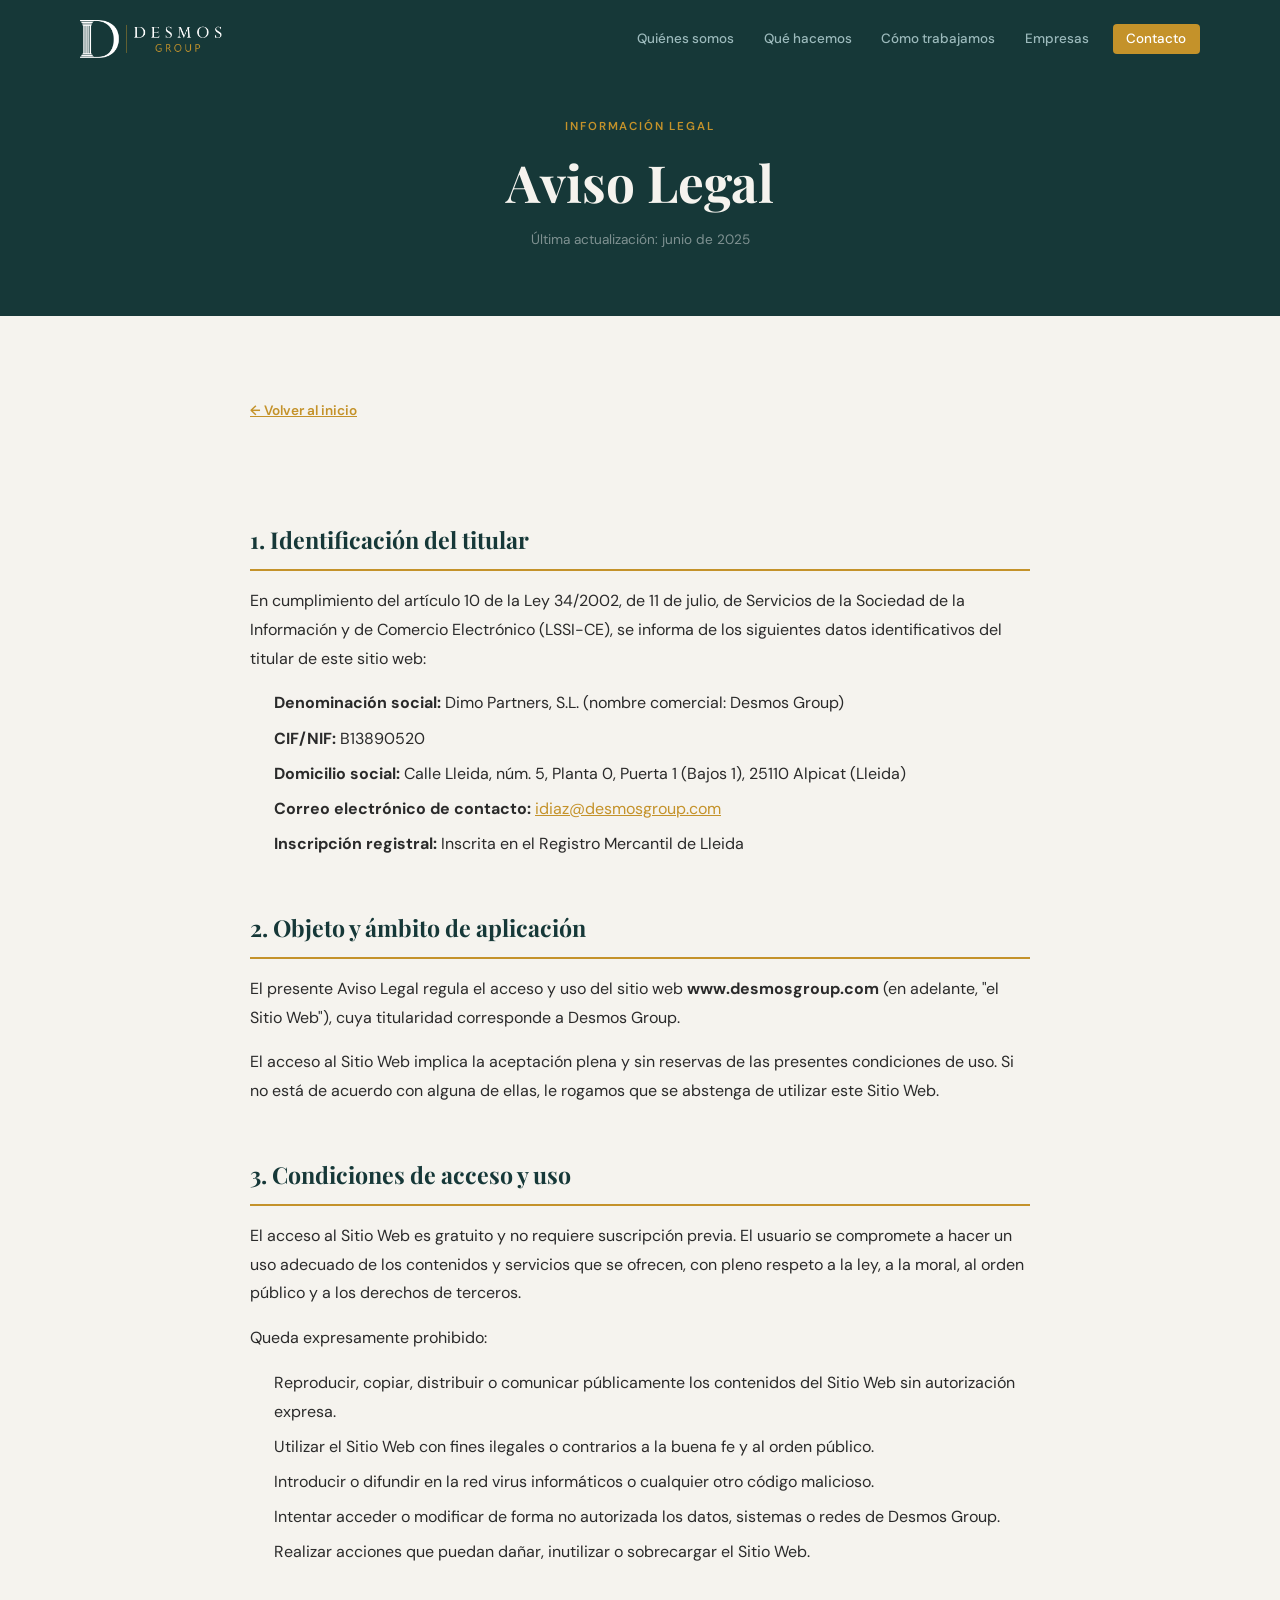
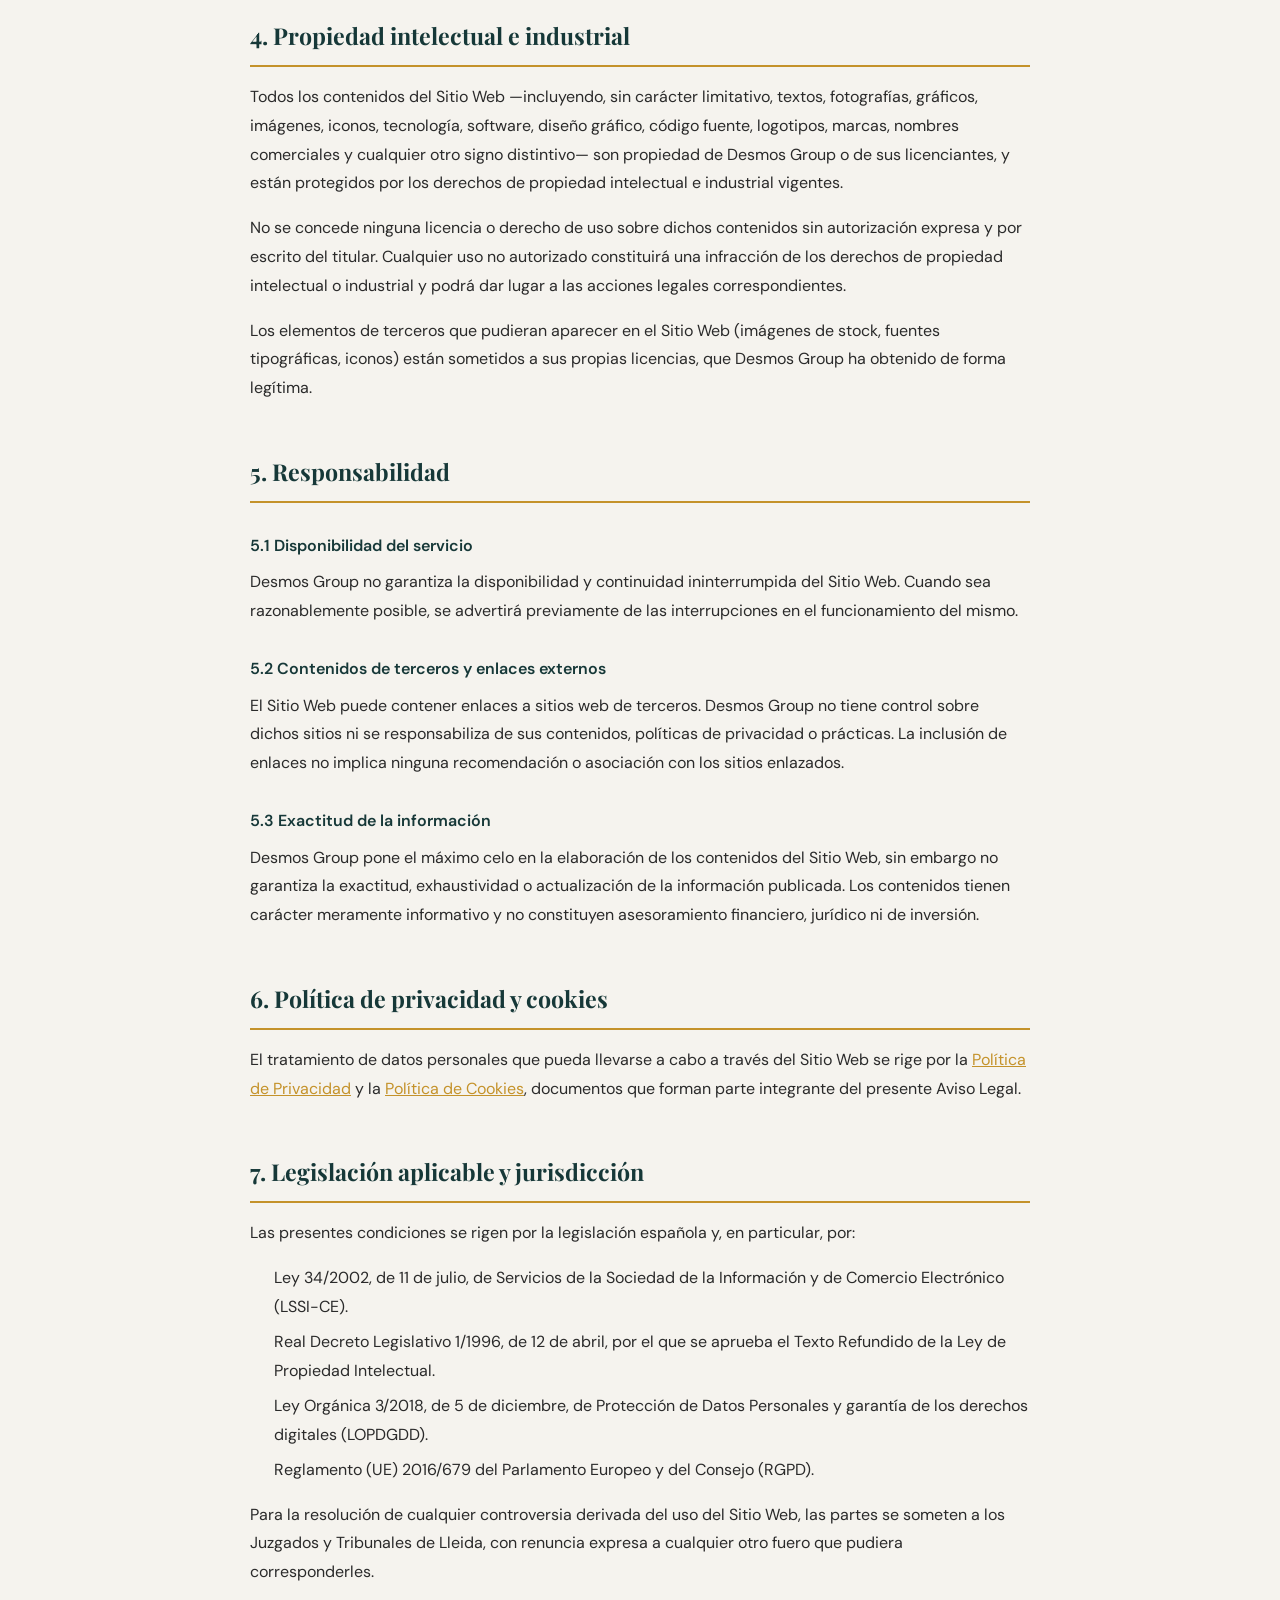
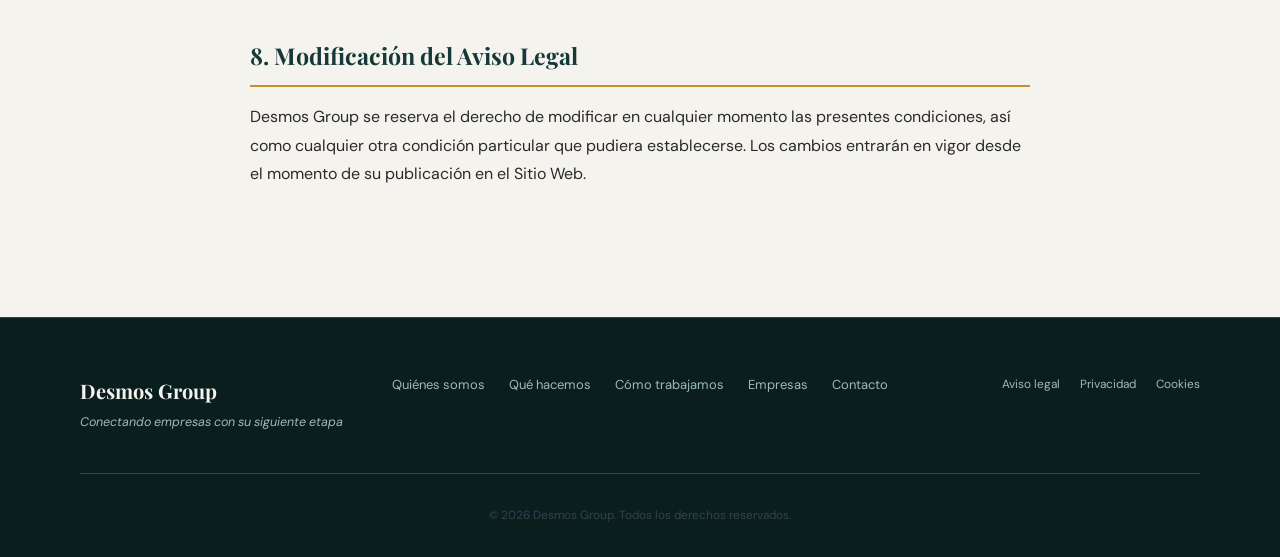
<file: aviso-legal.html>
﻿<!DOCTYPE html>
<html lang="es">

<head>
  <meta charset="UTF-8">
  <meta name="viewport" content="width=device-width, initial-scale=1.0">
  <link rel="icon" type="image/x-icon" href="favicon.ico">
  <link rel="icon" type="image/png" sizes="32x32" href="img/favicon-32x32.png">
  <link rel="icon" type="image/png" sizes="16x16" href="img/favicon-16x16.png">
  <link rel="apple-touch-icon" sizes="180x180" href="img/apple-touch-icon.png">
  <title>Aviso Legal | Desmos Group</title>
  <meta name="description" content="Aviso legal de Desmos Group. Información sobre el titular del sitio web, condiciones de uso y propiedad intelectual.">
  <link rel="canonical" href="https://www.desmosgroup.com/aviso-legal.html">
  <meta name="robots" content="noindex, follow">

  <link rel="preconnect" href="https://fonts.googleapis.com">
  <link rel="preconnect" href="https://fonts.gstatic.com" crossorigin>
  <link href="https://fonts.googleapis.com/css2?family=Playfair+Display:wght@600;700&family=DM+Sans:opsz,wght@9..40,400;9..40,500;9..40,600&display=swap" rel="stylesheet">

  <link rel="stylesheet" href="css/style.css">
  <link rel="stylesheet" href="css/animations.css">

  <style>
    .legal-hero {
      background: var(--bg-dark);
      padding: 7rem 2rem 4rem;
      text-align: center;
    }
    .legal-hero__label {
      display: inline-block;
      font-family: var(--font-body);
      font-size: 0.72rem;
      font-weight: 600;
      letter-spacing: 0.16em;
      text-transform: uppercase;
      color: var(--accent);
      margin-bottom: 1rem;
    }
    .legal-hero__title {
      font-family: var(--font-heading);
      font-size: clamp(2rem, 5vw, 3.2rem);
      font-weight: 700;
      color: var(--text-lt);
      line-height: 1.2;
    }
    .legal-hero__updated {
      margin-top: 1rem;
      font-size: 0.85rem;
      color: rgba(255,255,255,0.45);
    }
    .legal-body {
      background: var(--bg-light);
      padding: 5rem 2rem 7rem;
    }
    .legal-prose {
      max-width: 780px;
      margin: 0 auto;
      color: #2a2a2a;
      font-family: var(--font-body);
      font-size: 1rem;
      line-height: 1.8;
    }
    .legal-prose h2 {
      font-family: var(--font-heading);
      font-size: 1.45rem;
      font-weight: 700;
      color: var(--bg-dark);
      margin: 3rem 0 1rem;
      padding-bottom: 0.5rem;
      border-bottom: 2px solid var(--accent);
    }
    .legal-prose h3 {
      font-family: var(--font-body);
      font-size: 1rem;
      font-weight: 600;
      color: var(--bg-dark);
      margin: 1.8rem 0 0.5rem;
    }
    .legal-prose p {
      margin-bottom: 1rem;
    }
    .legal-prose ul {
      margin: 0.5rem 0 1rem 1.5rem;
    }
    .legal-prose ul li {
      margin-bottom: 0.4rem;
    }
    .legal-prose a {
      color: var(--accent);
      text-decoration: underline;
    }
    .legal-prose .placeholder {
      background: rgba(196, 146, 42, 0.15);
      border: 1px dashed var(--accent);
      border-radius: 3px;
      padding: 0 4px;
      font-style: italic;
      color: var(--accent);
    }
    .legal-back {
      display: inline-flex;
      align-items: center;
      gap: 0.5rem;
      font-size: 0.85rem;
      font-weight: 600;
      color: var(--accent);
      text-decoration: none;
      margin-bottom: 3rem;
      transition: gap 0.2s ease;
    }
    .legal-back:hover { gap: 0.75rem; }
  </style>
</head>

<body>

  <header class="header" id="header">
    <div class="container header__inner">
      <a href="index.html" class="header__logo">
        <img src="img/desmos_logo_hor_negatiu.webp" alt="Desmos Group" class="header__logo-img">
      </a>
      <nav class="header__nav" id="nav" aria-label="Navegación principal">
        <ul class="header__nav-list">
          <li><a href="index.html#quienes-somos" class="header__nav-link">Quiénes somos</a></li>
          <li><a href="index.html#que-hacemos" class="header__nav-link">Qué hacemos</a></li>
          <li><a href="index.html#como-trabajamos" class="header__nav-link">Cómo trabajamos</a></li>
          <li><a href="index.html#empresas" class="header__nav-link">Empresas</a></li>
          <li><a href="index.html#contacto" class="header__nav-link header__nav-link--cta">Contacto</a></li>
        </ul>
      </nav>
      <button class="header__burger" id="burger" aria-label="Abrir menú" aria-expanded="false">
        <span></span><span></span><span></span>
      </button>
    </div>
  </header>

  <main>

    <section class="legal-hero">
      <p class="legal-hero__label">Información legal</p>
      <h1 class="legal-hero__title">Aviso Legal</h1>
      <p class="legal-hero__updated">Última actualización: junio de 2025</p>
    </section>

    <section class="legal-body">
      <div class="legal-prose">

        <a href="index.html" class="legal-back">← Volver al inicio</a>

        <h2>1. Identificación del titular</h2>
        <p>En cumplimiento del artículo 10 de la Ley 34/2002, de 11 de julio, de Servicios de la Sociedad de la Información y de Comercio Electrónico (LSSI-CE), se informa de los siguientes datos identificativos del titular de este sitio web:</p>
        <ul>
          <li><strong>Denominación social:</strong> Dimo Partners, S.L. (nombre comercial: Desmos Group)</li>
          <li><strong>CIF/NIF:</strong> B13890520</li>
          <li><strong>Domicilio social:</strong> Calle Lleida, núm. 5, Planta 0, Puerta 1 (Bajos 1), 25110 Alpicat (Lleida)</li>
          <li><strong>Correo electrónico de contacto:</strong> <a href="mailto:idiaz@desmosgroup.com">idiaz@desmosgroup.com</a></li>
          <li><strong>Inscripción registral:</strong> Inscrita en el Registro Mercantil de Lleida</li>
        </ul>

        <h2>2. Objeto y ámbito de aplicación</h2>
        <p>El presente Aviso Legal regula el acceso y uso del sitio web <strong>www.desmosgroup.com</strong> (en adelante, "el Sitio Web"), cuya titularidad corresponde a Desmos Group.</p>
        <p>El acceso al Sitio Web implica la aceptación plena y sin reservas de las presentes condiciones de uso. Si no está de acuerdo con alguna de ellas, le rogamos que se abstenga de utilizar este Sitio Web.</p>

        <h2>3. Condiciones de acceso y uso</h2>
        <p>El acceso al Sitio Web es gratuito y no requiere suscripción previa. El usuario se compromete a hacer un uso adecuado de los contenidos y servicios que se ofrecen, con pleno respeto a la ley, a la moral, al orden público y a los derechos de terceros.</p>
        <p>Queda expresamente prohibido:</p>
        <ul>
          <li>Reproducir, copiar, distribuir o comunicar públicamente los contenidos del Sitio Web sin autorización expresa.</li>
          <li>Utilizar el Sitio Web con fines ilegales o contrarios a la buena fe y al orden público.</li>
          <li>Introducir o difundir en la red virus informáticos o cualquier otro código malicioso.</li>
          <li>Intentar acceder o modificar de forma no autorizada los datos, sistemas o redes de Desmos Group.</li>
          <li>Realizar acciones que puedan dañar, inutilizar o sobrecargar el Sitio Web.</li>
        </ul>

        <h2>4. Propiedad intelectual e industrial</h2>
        <p>Todos los contenidos del Sitio Web —incluyendo, sin carácter limitativo, textos, fotografías, gráficos, imágenes, iconos, tecnología, software, diseño gráfico, código fuente, logotipos, marcas, nombres comerciales y cualquier otro signo distintivo— son propiedad de Desmos Group o de sus licenciantes, y están protegidos por los derechos de propiedad intelectual e industrial vigentes.</p>
        <p>No se concede ninguna licencia o derecho de uso sobre dichos contenidos sin autorización expresa y por escrito del titular. Cualquier uso no autorizado constituirá una infracción de los derechos de propiedad intelectual o industrial y podrá dar lugar a las acciones legales correspondientes.</p>
        <p>Los elementos de terceros que pudieran aparecer en el Sitio Web (imágenes de stock, fuentes tipográficas, iconos) están sometidos a sus propias licencias, que Desmos Group ha obtenido de forma legítima.</p>

        <h2>5. Responsabilidad</h2>
        <h3>5.1 Disponibilidad del servicio</h3>
        <p>Desmos Group no garantiza la disponibilidad y continuidad ininterrumpida del Sitio Web. Cuando sea razonablemente posible, se advertirá previamente de las interrupciones en el funcionamiento del mismo.</p>

        <h3>5.2 Contenidos de terceros y enlaces externos</h3>
        <p>El Sitio Web puede contener enlaces a sitios web de terceros. Desmos Group no tiene control sobre dichos sitios ni se responsabiliza de sus contenidos, políticas de privacidad o prácticas. La inclusión de enlaces no implica ninguna recomendación o asociación con los sitios enlazados.</p>

        <h3>5.3 Exactitud de la información</h3>
        <p>Desmos Group pone el máximo celo en la elaboración de los contenidos del Sitio Web, sin embargo no garantiza la exactitud, exhaustividad o actualización de la información publicada. Los contenidos tienen carácter meramente informativo y no constituyen asesoramiento financiero, jurídico ni de inversión.</p>

        <h2>6. Política de privacidad y cookies</h2>
        <p>El tratamiento de datos personales que pueda llevarse a cabo a través del Sitio Web se rige por la <a href="privacidad.html">Política de Privacidad</a> y la <a href="cookies.html">Política de Cookies</a>, documentos que forman parte integrante del presente Aviso Legal.</p>

        <h2>7. Legislación aplicable y jurisdicción</h2>
        <p>Las presentes condiciones se rigen por la legislación española y, en particular, por:</p>
        <ul>
          <li>Ley 34/2002, de 11 de julio, de Servicios de la Sociedad de la Información y de Comercio Electrónico (LSSI-CE).</li>
          <li>Real Decreto Legislativo 1/1996, de 12 de abril, por el que se aprueba el Texto Refundido de la Ley de Propiedad Intelectual.</li>
          <li>Ley Orgánica 3/2018, de 5 de diciembre, de Protección de Datos Personales y garantía de los derechos digitales (LOPDGDD).</li>
          <li>Reglamento (UE) 2016/679 del Parlamento Europeo y del Consejo (RGPD).</li>
        </ul>
        <p>Para la resolución de cualquier controversia derivada del uso del Sitio Web, las partes se someten a los Juzgados y Tribunales de Lleida, con renuncia expresa a cualquier otro fuero que pudiera corresponderles.</p>

        <h2>8. Modificación del Aviso Legal</h2>
        <p>Desmos Group se reserva el derecho de modificar en cualquier momento las presentes condiciones, así como cualquier otra condición particular que pudiera establecerse. Los cambios entrarán en vigor desde el momento de su publicación en el Sitio Web.</p>

      </div>
    </section>

  </main>

  <footer class="footer">
    <div class="container footer__inner">
      <div class="footer__brand">
        <span class="footer__logo">Desmos Group</span>
        <p class="footer__tagline">Conectando empresas con su siguiente etapa</p>
      </div>
      <nav class="footer__nav" aria-label="Footer">
        <a href="index.html#quienes-somos">Quiénes somos</a>
        <a href="index.html#que-hacemos">Qué hacemos</a>
        <a href="index.html#como-trabajamos">Cómo trabajamos</a>
        <a href="index.html#empresas">Empresas</a>
        <a href="index.html#contacto">Contacto</a>
      </nav>
      <div class="footer__legal">
        <a href="aviso-legal.html">Aviso legal</a>
        <a href="privacidad.html">Privacidad</a>
        <a href="cookies.html">Cookies</a>
      </div>
    </div>
    <div class="container">
      <p class="footer__copy">
        © <span id="year"></span> Desmos Group. Todos los derechos reservados.
      </p>
    </div>
  </footer>

  <script>document.getElementById('year').textContent = new Date().getFullYear();</script>
  <script src="js/main.js"></script>

</body>
</html>
</file>
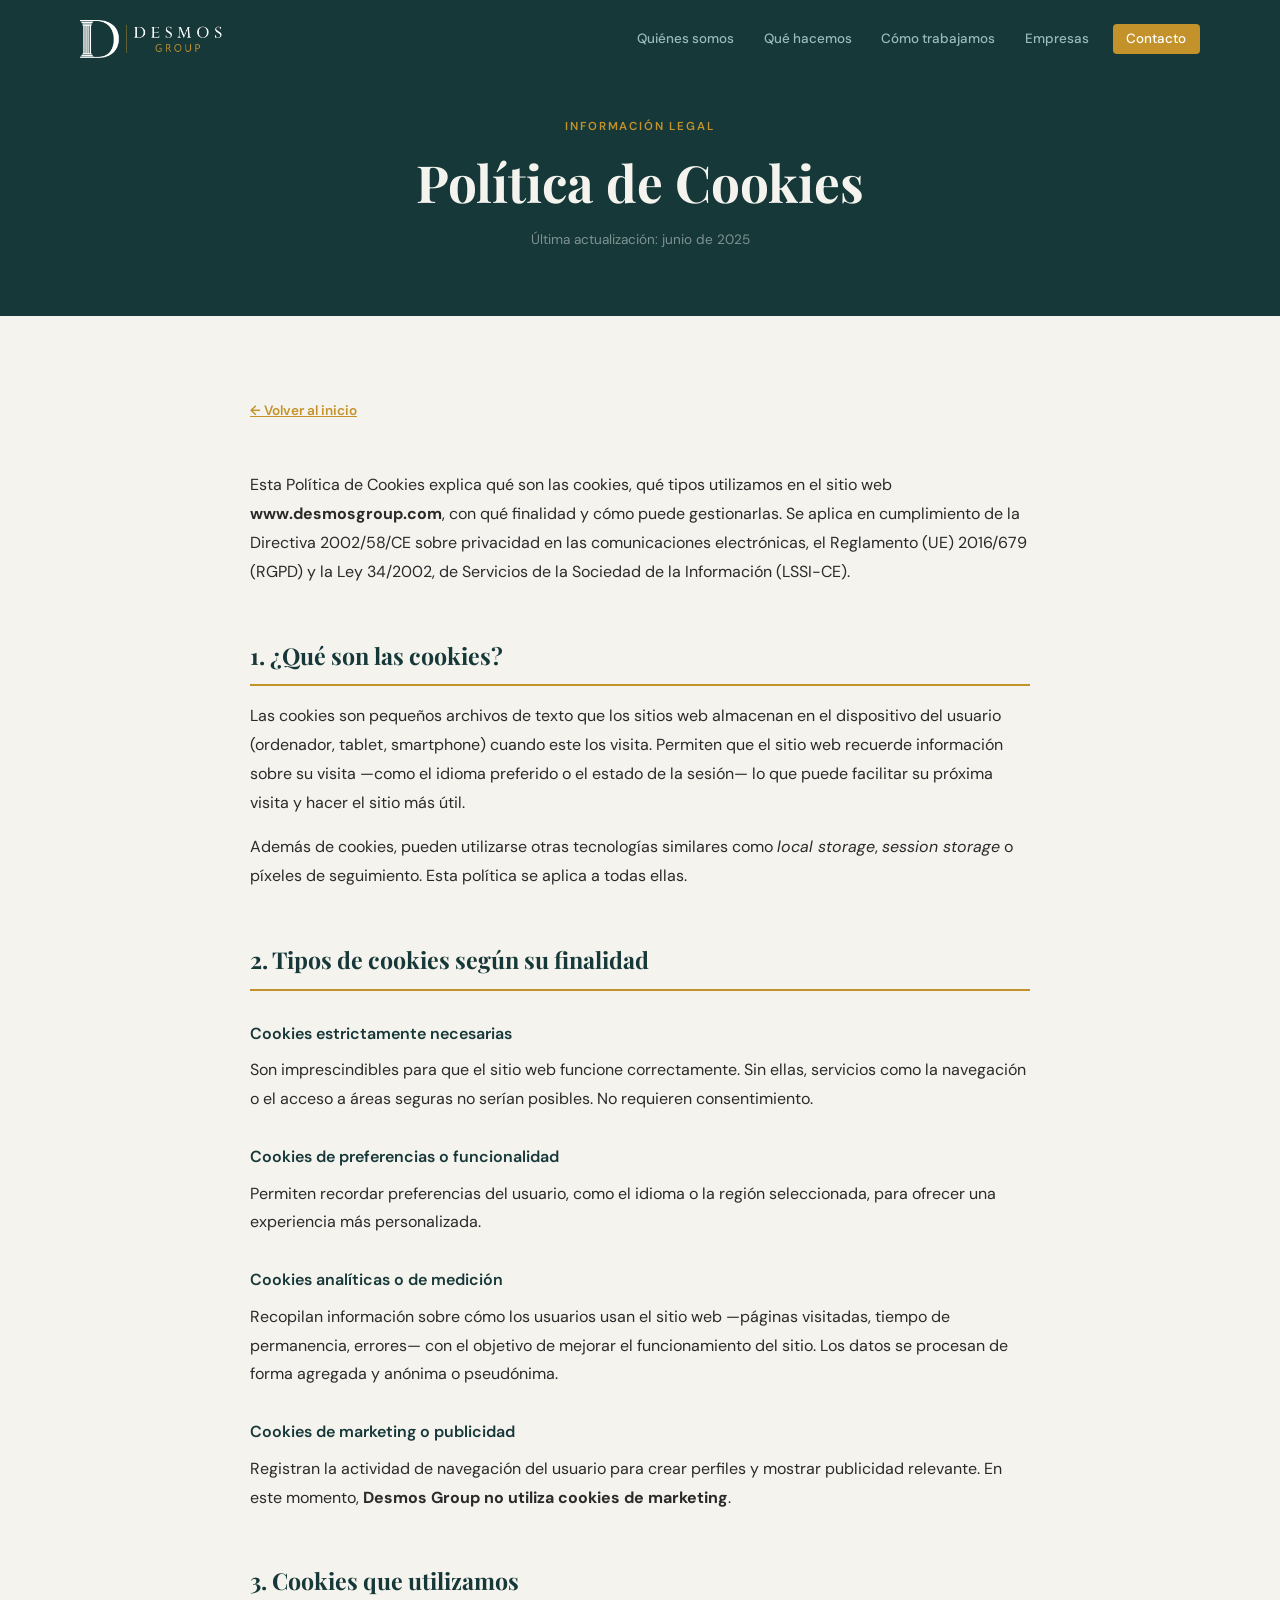
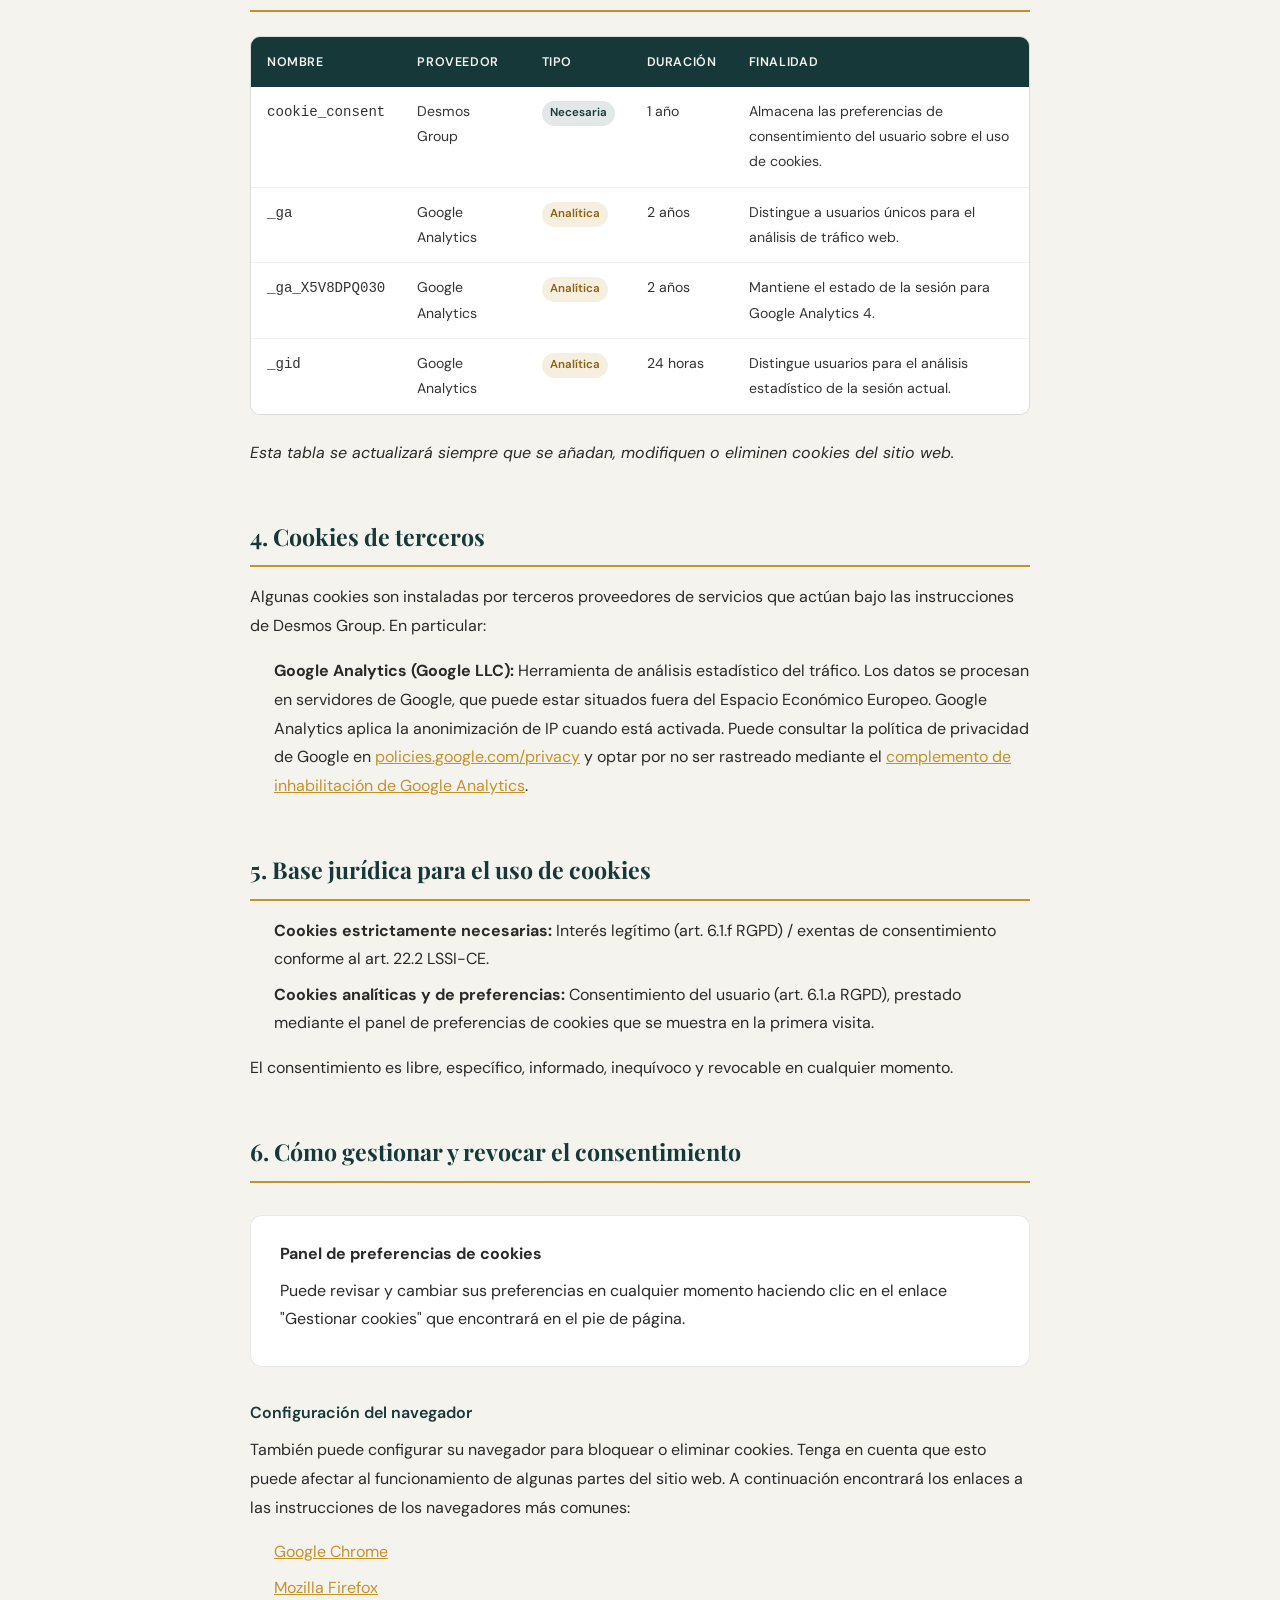
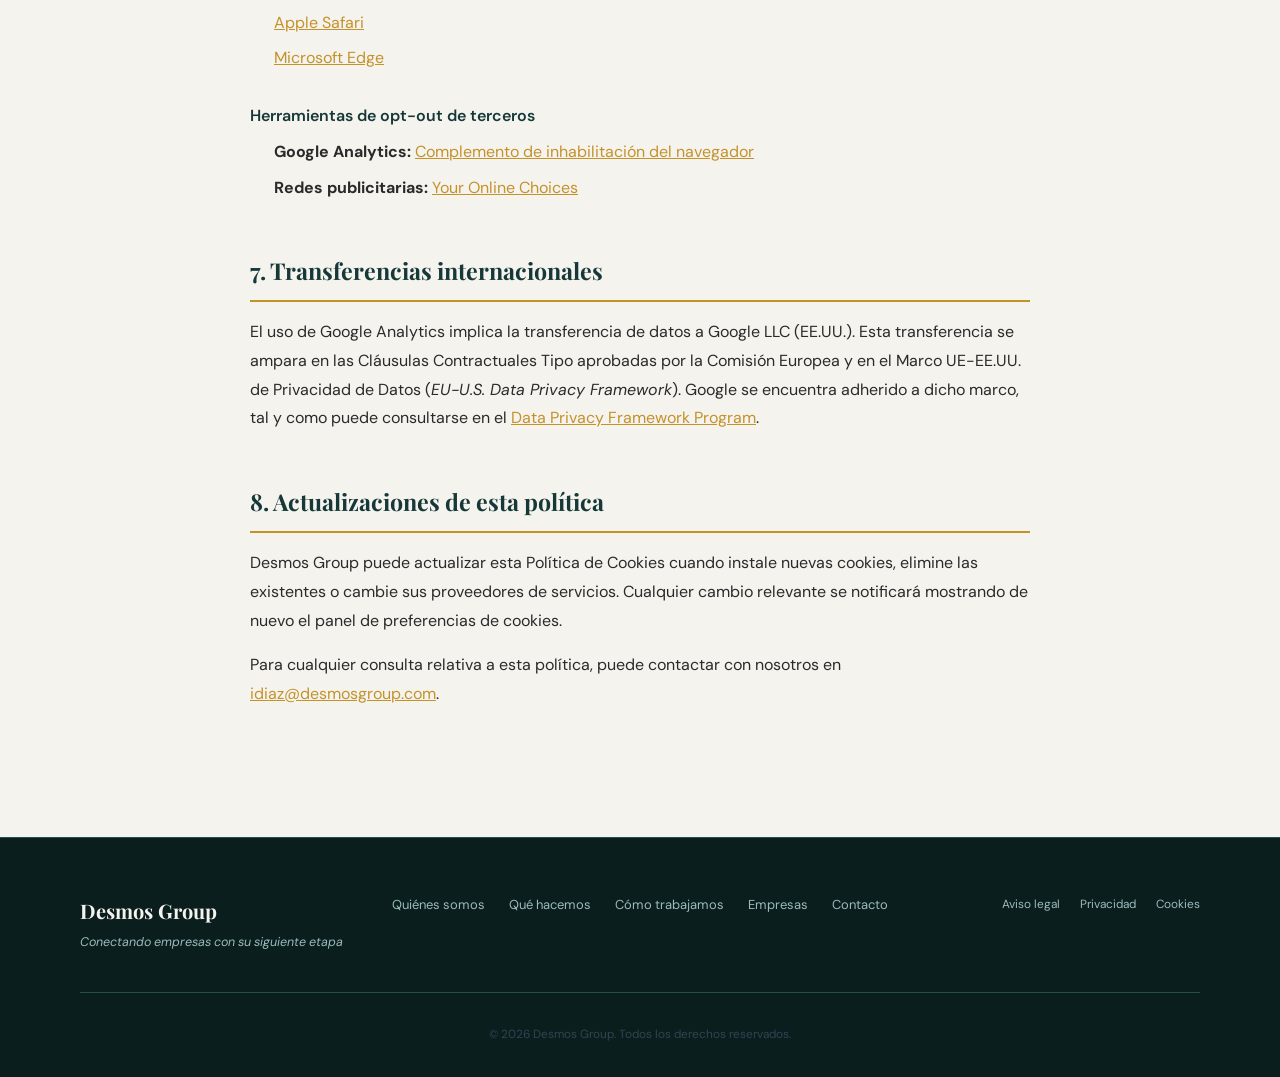
<file: cookies.html>
﻿<!DOCTYPE html>
<html lang="es">

<head>
  <meta charset="UTF-8">
  <meta name="viewport" content="width=device-width, initial-scale=1.0">
  <link rel="icon" type="image/x-icon" href="favicon.ico">
  <link rel="icon" type="image/png" sizes="32x32" href="img/favicon-32x32.png">
  <link rel="icon" type="image/png" sizes="16x16" href="img/favicon-16x16.png">
  <link rel="apple-touch-icon" sizes="180x180" href="img/apple-touch-icon.png">
  <title>Política de Cookies | Desmos Group</title>
  <meta name="description" content="Política de cookies de Desmos Group. Qué cookies utilizamos, para qué y cómo gestionarlas.">
  <link rel="canonical" href="https://www.desmosgroup.com/cookies.html">
  <meta name="robots" content="noindex, follow">

  <link rel="preconnect" href="https://fonts.googleapis.com">
  <link rel="preconnect" href="https://fonts.gstatic.com" crossorigin>
  <link href="https://fonts.googleapis.com/css2?family=Playfair+Display:wght@600;700&family=DM+Sans:opsz,wght@9..40,400;9..40,500;9..40,600&display=swap" rel="stylesheet">

  <link rel="stylesheet" href="css/style.css">
  <link rel="stylesheet" href="css/animations.css">

  <style>
    .legal-hero {
      background: var(--bg-dark);
      padding: 7rem 2rem 4rem;
      text-align: center;
    }
    .legal-hero__label {
      display: inline-block;
      font-family: var(--font-body);
      font-size: 0.72rem;
      font-weight: 600;
      letter-spacing: 0.16em;
      text-transform: uppercase;
      color: var(--accent);
      margin-bottom: 1rem;
    }
    .legal-hero__title {
      font-family: var(--font-heading);
      font-size: clamp(2rem, 5vw, 3.2rem);
      font-weight: 700;
      color: var(--text-lt);
      line-height: 1.2;
    }
    .legal-hero__updated {
      margin-top: 1rem;
      font-size: 0.85rem;
      color: rgba(255,255,255,0.45);
    }
    .legal-body {
      background: var(--bg-light);
      padding: 5rem 2rem 7rem;
    }
    .legal-prose {
      max-width: 780px;
      margin: 0 auto;
      color: #2a2a2a;
      font-family: var(--font-body);
      font-size: 1rem;
      line-height: 1.8;
    }
    .legal-prose h2 {
      font-family: var(--font-heading);
      font-size: 1.45rem;
      font-weight: 700;
      color: var(--bg-dark);
      margin: 3rem 0 1rem;
      padding-bottom: 0.5rem;
      border-bottom: 2px solid var(--accent);
    }
    .legal-prose h3 {
      font-family: var(--font-body);
      font-size: 1rem;
      font-weight: 600;
      color: var(--bg-dark);
      margin: 1.8rem 0 0.5rem;
    }
    .legal-prose p { margin-bottom: 1rem; }
    .legal-prose ul {
      margin: 0.5rem 0 1rem 1.5rem;
    }
    .legal-prose ul li { margin-bottom: 0.4rem; }
    .legal-prose a {
      color: var(--accent);
      text-decoration: underline;
    }
    .legal-back {
      display: inline-flex;
      align-items: center;
      gap: 0.5rem;
      font-size: 0.85rem;
      font-weight: 600;
      color: var(--accent);
      text-decoration: none;
      margin-bottom: 3rem;
      transition: gap 0.2s ease;
    }
    .legal-back:hover { gap: 0.75rem; }

    /* Taula de cookies */
    .cookie-table-wrap {
      overflow-x: auto;
      margin: 1.5rem 0;
      border-radius: 10px;
      border: 1px solid rgba(22,56,56,0.12);
    }
    .cookie-table {
      width: 100%;
      border-collapse: collapse;
      font-size: 0.88rem;
      background: #fff;
    }
    .cookie-table thead {
      background: var(--bg-dark);
      color: var(--text-lt);
    }
    .cookie-table th {
      padding: 0.85rem 1rem;
      text-align: left;
      font-weight: 600;
      font-size: 0.78rem;
      letter-spacing: 0.05em;
      text-transform: uppercase;
    }
    .cookie-table td {
      padding: 0.75rem 1rem;
      border-bottom: 1px solid rgba(22,56,56,0.07);
      color: #333;
      vertical-align: top;
    }
    .cookie-table tbody tr:last-child td { border-bottom: none; }
    .cookie-table tbody tr:hover { background: rgba(196,146,42,0.05); }
    .badge {
      display: inline-block;
      font-size: 0.72rem;
      font-weight: 600;
      padding: 2px 8px;
      border-radius: 20px;
      white-space: nowrap;
    }
    .badge--necessary {
      background: rgba(22,56,56,0.12);
      color: var(--bg-dark);
    }
    .badge--analytics {
      background: rgba(196,146,42,0.15);
      color: #8a6215;
    }
    .badge--preferences {
      background: rgba(100,100,180,0.12);
      color: #3a3a8a;
    }

    /* Bloque de gestión */
    .cookie-manage {
      background: #fff;
      border: 1px solid rgba(22,56,56,0.1);
      border-radius: 12px;
      padding: 1.5rem 1.8rem;
      margin: 2rem 0;
    }
    .cookie-manage p { margin-bottom: 0.5rem; }
  </style>
</head>

<body>

  <header class="header" id="header">
    <div class="container header__inner">
      <a href="index.html" class="header__logo">
        <img src="img/desmos_logo_hor_negatiu.webp" alt="Desmos Group" class="header__logo-img">
      </a>
      <nav class="header__nav" id="nav" aria-label="Navegación principal">
        <ul class="header__nav-list">
          <li><a href="index.html#quienes-somos" class="header__nav-link">Quiénes somos</a></li>
          <li><a href="index.html#que-hacemos" class="header__nav-link">Qué hacemos</a></li>
          <li><a href="index.html#como-trabajamos" class="header__nav-link">Cómo trabajamos</a></li>
          <li><a href="index.html#empresas" class="header__nav-link">Empresas</a></li>
          <li><a href="index.html#contacto" class="header__nav-link header__nav-link--cta">Contacto</a></li>
        </ul>
      </nav>
      <button class="header__burger" id="burger" aria-label="Abrir menú" aria-expanded="false">
        <span></span><span></span><span></span>
      </button>
    </div>
  </header>

  <main>

    <section class="legal-hero">
      <p class="legal-hero__label">Información legal</p>
      <h1 class="legal-hero__title">Política de Cookies</h1>
      <p class="legal-hero__updated">Última actualización: junio de 2025</p>
    </section>

    <section class="legal-body">
      <div class="legal-prose">

        <a href="index.html" class="legal-back">← Volver al inicio</a>

        <p>Esta Política de Cookies explica qué son las cookies, qué tipos utilizamos en el sitio web <strong>www.desmosgroup.com</strong>, con qué finalidad y cómo puede gestionarlas. Se aplica en cumplimiento de la Directiva 2002/58/CE sobre privacidad en las comunicaciones electrónicas, el Reglamento (UE) 2016/679 (RGPD) y la Ley 34/2002, de Servicios de la Sociedad de la Información (LSSI-CE).</p>

        <h2>1. ¿Qué son las cookies?</h2>
        <p>Las cookies son pequeños archivos de texto que los sitios web almacenan en el dispositivo del usuario (ordenador, tablet, smartphone) cuando este los visita. Permiten que el sitio web recuerde información sobre su visita —como el idioma preferido o el estado de la sesión— lo que puede facilitar su próxima visita y hacer el sitio más útil.</p>
        <p>Además de cookies, pueden utilizarse otras tecnologías similares como <em>local storage</em>, <em>session storage</em> o píxeles de seguimiento. Esta política se aplica a todas ellas.</p>

        <h2>2. Tipos de cookies según su finalidad</h2>

        <h3>Cookies estrictamente necesarias</h3>
        <p>Son imprescindibles para que el sitio web funcione correctamente. Sin ellas, servicios como la navegación o el acceso a áreas seguras no serían posibles. No requieren consentimiento.</p>

        <h3>Cookies de preferencias o funcionalidad</h3>
        <p>Permiten recordar preferencias del usuario, como el idioma o la región seleccionada, para ofrecer una experiencia más personalizada.</p>

        <h3>Cookies analíticas o de medición</h3>
        <p>Recopilan información sobre cómo los usuarios usan el sitio web —páginas visitadas, tiempo de permanencia, errores— con el objetivo de mejorar el funcionamiento del sitio. Los datos se procesan de forma agregada y anónima o pseudónima.</p>

        <h3>Cookies de marketing o publicidad</h3>
        <p>Registran la actividad de navegación del usuario para crear perfiles y mostrar publicidad relevante. En este momento, <strong>Desmos Group no utiliza cookies de marketing</strong>.</p>

        <h2>3. Cookies que utilizamos</h2>

        <div class="cookie-table-wrap">
          <table class="cookie-table">
            <thead>
              <tr>
                <th>Nombre</th>
                <th>Proveedor</th>
                <th>Tipo</th>
                <th>Duración</th>
                <th>Finalidad</th>
              </tr>
            </thead>
            <tbody>
              <tr>
                <td><code>cookie_consent</code></td>
                <td>Desmos Group</td>
                <td><span class="badge badge--necessary">Necesaria</span></td>
                <td>1 año</td>
                <td>Almacena las preferencias de consentimiento del usuario sobre el uso de cookies.</td>
              </tr>
              <tr>
                <td><code>_ga</code></td>
                <td>Google Analytics</td>
                <td><span class="badge badge--analytics">Analítica</span></td>
                <td>2 años</td>
                <td>Distingue a usuarios únicos para el análisis de tráfico web.</td>
              </tr>
              <tr>
                <td><code>_ga_X5V8DPQ030</code></td>
                <td>Google Analytics</td>
                <td><span class="badge badge--analytics">Analítica</span></td>
                <td>2 años</td>
                <td>Mantiene el estado de la sesión para Google Analytics 4.</td>
              </tr>
              <tr>
                <td><code>_gid</code></td>
                <td>Google Analytics</td>
                <td><span class="badge badge--analytics">Analítica</span></td>
                <td>24 horas</td>
                <td>Distingue usuarios para el análisis estadístico de la sesión actual.</td>
              </tr>
            </tbody>
          </table>
        </div>

        <p><em>Esta tabla se actualizará siempre que se añadan, modifiquen o eliminen cookies del sitio web.</em></p>

        <h2>4. Cookies de terceros</h2>
        <p>Algunas cookies son instaladas por terceros proveedores de servicios que actúan bajo las instrucciones de Desmos Group. En particular:</p>
        <ul>
          <li><strong>Google Analytics (Google LLC):</strong> Herramienta de análisis estadístico del tráfico. Los datos se procesan en servidores de Google, que puede estar situados fuera del Espacio Económico Europeo. Google Analytics aplica la anonimización de IP cuando está activada. Puede consultar la política de privacidad de Google en <a href="https://policies.google.com/privacy" target="_blank" rel="noopener">policies.google.com/privacy</a> y optar por no ser rastreado mediante el <a href="https://tools.google.com/dlpage/gaoptout" target="_blank" rel="noopener">complemento de inhabilitación de Google Analytics</a>.</li>
        </ul>

        <h2>5. Base jurídica para el uso de cookies</h2>
        <ul>
          <li><strong>Cookies estrictamente necesarias:</strong> Interés legítimo (art. 6.1.f RGPD) / exentas de consentimiento conforme al art. 22.2 LSSI-CE.</li>
          <li><strong>Cookies analíticas y de preferencias:</strong> Consentimiento del usuario (art. 6.1.a RGPD), prestado mediante el panel de preferencias de cookies que se muestra en la primera visita.</li>
        </ul>
        <p>El consentimiento es libre, específico, informado, inequívoco y revocable en cualquier momento.</p>

        <h2>6. Cómo gestionar y revocar el consentimiento</h2>

        <div class="cookie-manage">
          <p><strong>Panel de preferencias de cookies</strong></p>
          <p>Puede revisar y cambiar sus preferencias en cualquier momento haciendo clic en el enlace "Gestionar cookies" que encontrará en el pie de página.</p>
        </div>

        <h3>Configuración del navegador</h3>
        <p>También puede configurar su navegador para bloquear o eliminar cookies. Tenga en cuenta que esto puede afectar al funcionamiento de algunas partes del sitio web. A continuación encontrará los enlaces a las instrucciones de los navegadores más comunes:</p>
        <ul>
          <li><a href="https://support.google.com/chrome/answer/95647" target="_blank" rel="noopener">Google Chrome</a></li>
          <li><a href="https://support.mozilla.org/es/kb/habilitar-y-deshabilitar-cookies-sitios-web-rastrear-preferencias" target="_blank" rel="noopener">Mozilla Firefox</a></li>
          <li><a href="https://support.apple.com/es-es/guide/safari/sfri11471/mac" target="_blank" rel="noopener">Apple Safari</a></li>
          <li><a href="https://support.microsoft.com/es-es/microsoft-edge/eliminar-las-cookies-en-microsoft-edge-63947406-40ac-c3b8-57b9-2a946a29ae09" target="_blank" rel="noopener">Microsoft Edge</a></li>
        </ul>

        <h3>Herramientas de opt-out de terceros</h3>
        <ul>
          <li><strong>Google Analytics:</strong> <a href="https://tools.google.com/dlpage/gaoptout" target="_blank" rel="noopener">Complemento de inhabilitación del navegador</a></li>
          <li><strong>Redes publicitarias:</strong> <a href="https://www.youronlinechoices.eu/" target="_blank" rel="noopener">Your Online Choices</a></li>
        </ul>

        <h2>7. Transferencias internacionales</h2>
        <p>El uso de Google Analytics implica la transferencia de datos a Google LLC (EE.UU.). Esta transferencia se ampara en las Cláusulas Contractuales Tipo aprobadas por la Comisión Europea y en el Marco UE-EE.UU. de Privacidad de Datos (<em>EU-U.S. Data Privacy Framework</em>). Google se encuentra adherido a dicho marco, tal y como puede consultarse en el <a href="https://www.dataprivacyframework.gov/" target="_blank" rel="noopener">Data Privacy Framework Program</a>.</p>

        <h2>8. Actualizaciones de esta política</h2>
        <p>Desmos Group puede actualizar esta Política de Cookies cuando instale nuevas cookies, elimine las existentes o cambie sus proveedores de servicios. Cualquier cambio relevante se notificará mostrando de nuevo el panel de preferencias de cookies.</p>
        <p>Para cualquier consulta relativa a esta política, puede contactar con nosotros en <a href="mailto:idiaz@desmosgroup.com">idiaz@desmosgroup.com</a>.</p>

      </div>
    </section>

  </main>

  <footer class="footer">
    <div class="container footer__inner">
      <div class="footer__brand">
        <span class="footer__logo">Desmos Group</span>
        <p class="footer__tagline">Conectando empresas con su siguiente etapa</p>
      </div>
      <nav class="footer__nav" aria-label="Footer">
        <a href="index.html#quienes-somos">Quiénes somos</a>
        <a href="index.html#que-hacemos">Qué hacemos</a>
        <a href="index.html#como-trabajamos">Cómo trabajamos</a>
        <a href="index.html#empresas">Empresas</a>
        <a href="index.html#contacto">Contacto</a>
      </nav>
      <div class="footer__legal">
        <a href="aviso-legal.html">Aviso legal</a>
        <a href="privacidad.html">Privacidad</a>
        <a href="cookies.html">Cookies</a>
      </div>
    </div>
    <div class="container">
      <p class="footer__copy">
        © <span id="year"></span> Desmos Group. Todos los derechos reservados.
      </p>
    </div>
  </footer>

  <script>document.getElementById('year').textContent = new Date().getFullYear();</script>
  <script src="js/main.js"></script>

</body>
</html>
</file>
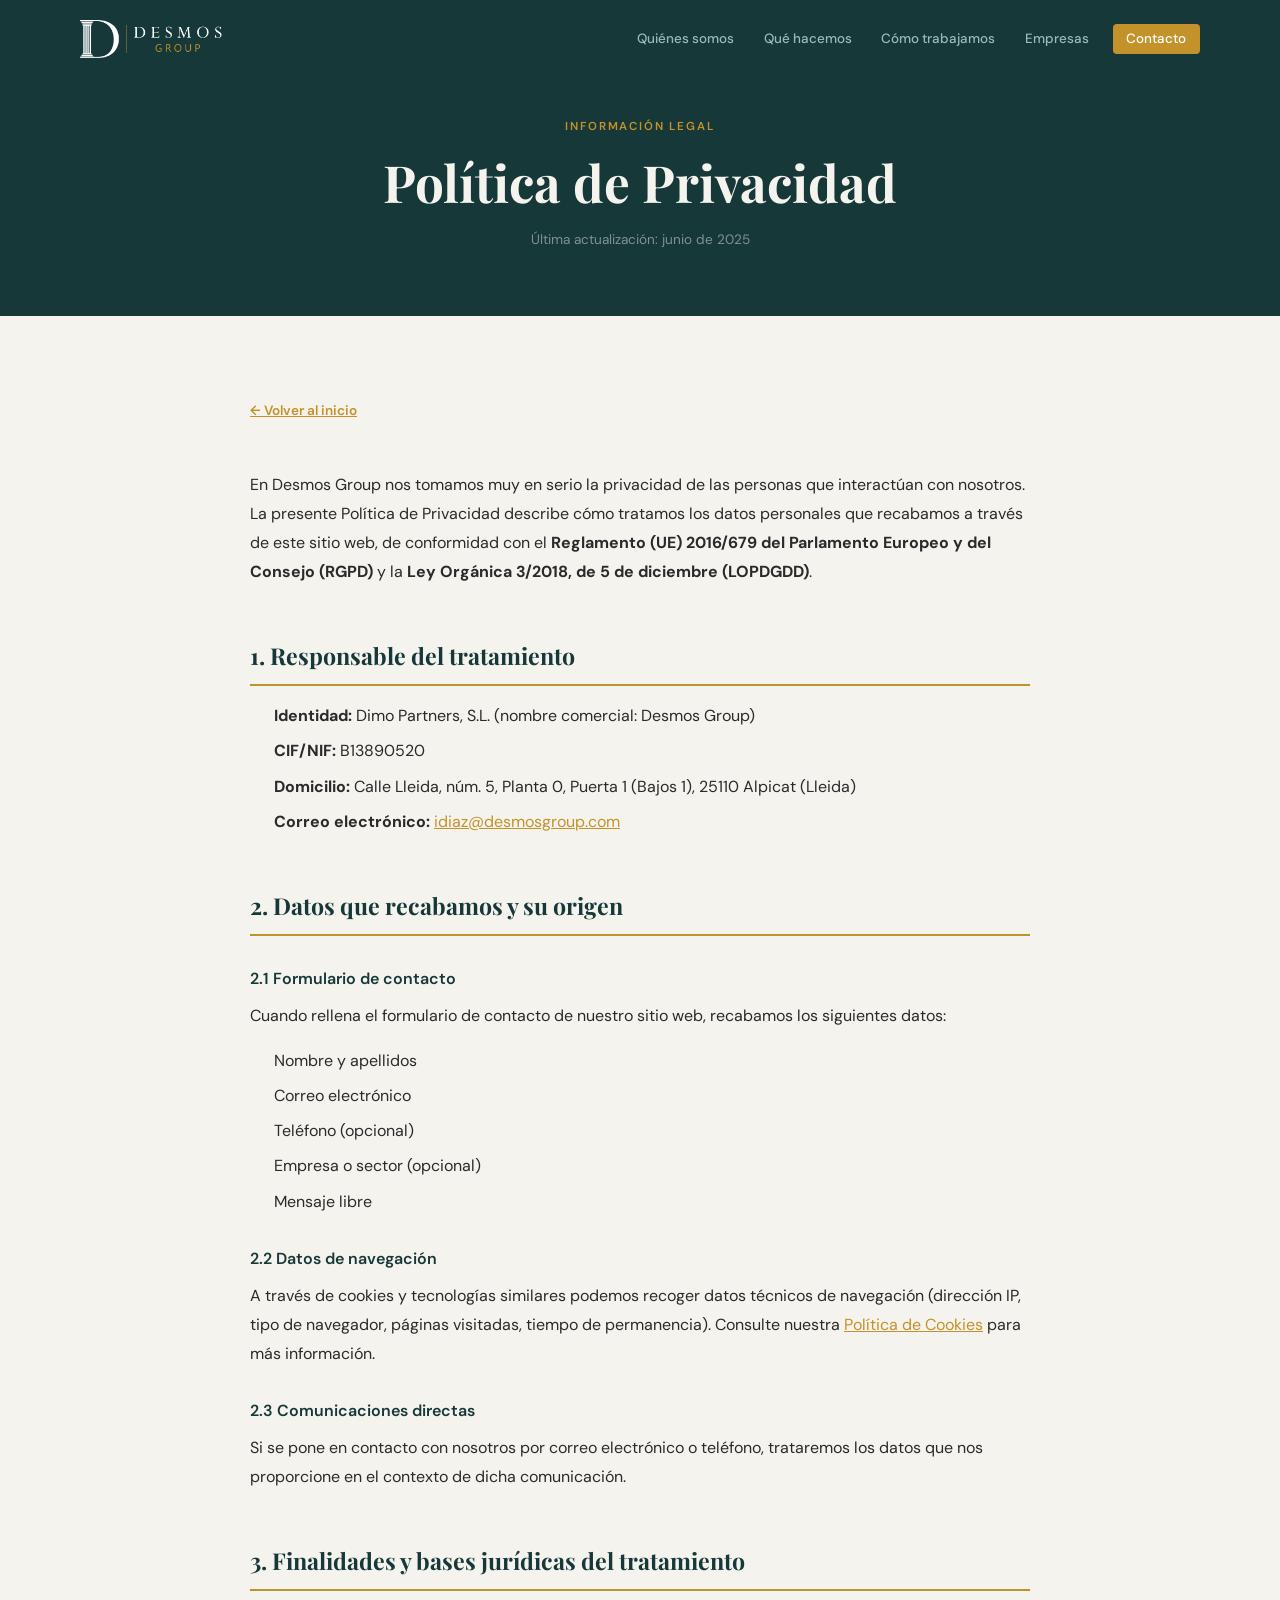
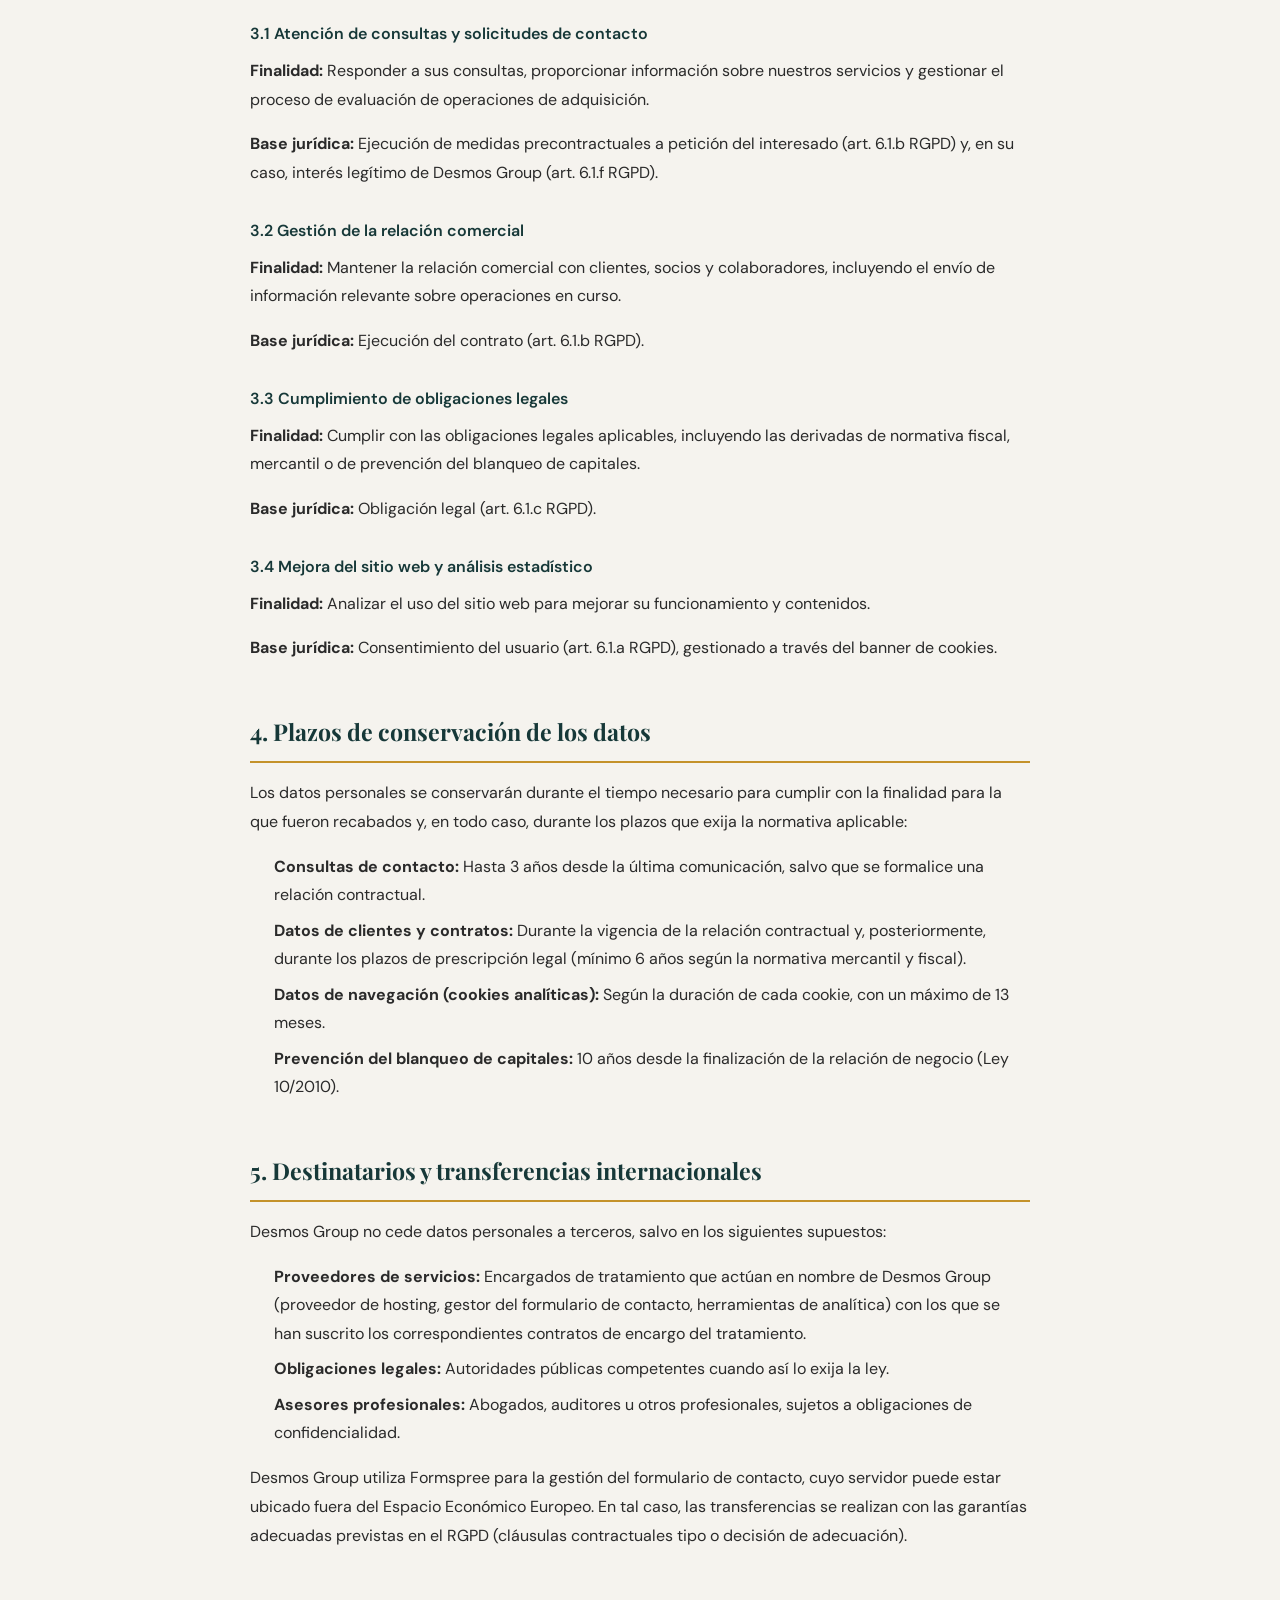
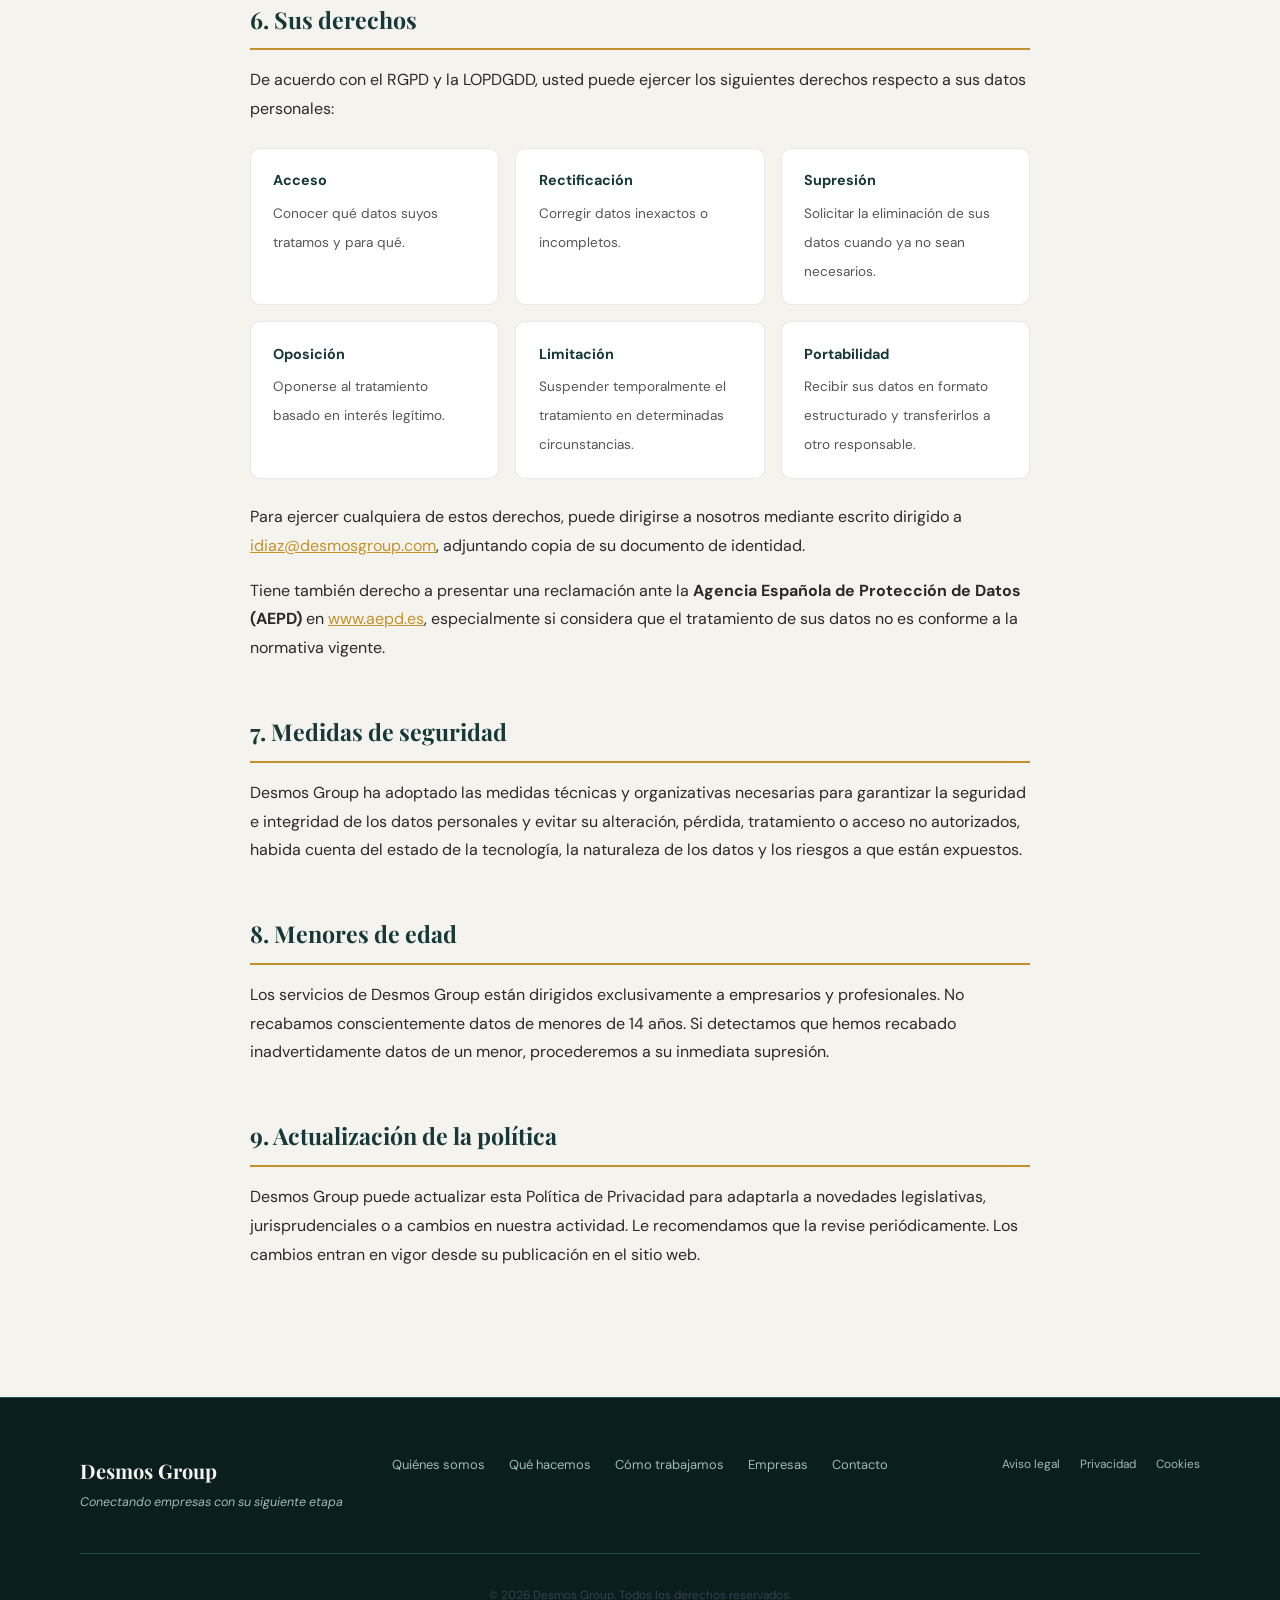
<file: privacidad.html>
﻿<!DOCTYPE html>
<html lang="es">

<head>
  <meta charset="UTF-8">
  <meta name="viewport" content="width=device-width, initial-scale=1.0">
  <link rel="icon" type="image/x-icon" href="favicon.ico">
  <link rel="icon" type="image/png" sizes="32x32" href="img/favicon-32x32.png">
  <link rel="icon" type="image/png" sizes="16x16" href="img/favicon-16x16.png">
  <link rel="apple-touch-icon" sizes="180x180" href="img/apple-touch-icon.png">
  <title>Política de Privacidad | Desmos Group</title>
  <meta name="description" content="Política de privacidad de Desmos Group. Cómo recogemos, usamos y protegemos tus datos personales conforme al RGPD.">
  <link rel="canonical" href="https://www.desmosgroup.com/privacidad.html">
  <meta name="robots" content="noindex, follow">

  <link rel="preconnect" href="https://fonts.googleapis.com">
  <link rel="preconnect" href="https://fonts.gstatic.com" crossorigin>
  <link href="https://fonts.googleapis.com/css2?family=Playfair+Display:wght@600;700&family=DM+Sans:opsz,wght@9..40,400;9..40,500;9..40,600&display=swap" rel="stylesheet">

  <link rel="stylesheet" href="css/style.css">
  <link rel="stylesheet" href="css/animations.css">

  <style>
    .legal-hero {
      background: var(--bg-dark);
      padding: 7rem 2rem 4rem;
      text-align: center;
    }
    .legal-hero__label {
      display: inline-block;
      font-family: var(--font-body);
      font-size: 0.72rem;
      font-weight: 600;
      letter-spacing: 0.16em;
      text-transform: uppercase;
      color: var(--accent);
      margin-bottom: 1rem;
    }
    .legal-hero__title {
      font-family: var(--font-heading);
      font-size: clamp(2rem, 5vw, 3.2rem);
      font-weight: 700;
      color: var(--text-lt);
      line-height: 1.2;
    }
    .legal-hero__updated {
      margin-top: 1rem;
      font-size: 0.85rem;
      color: rgba(255,255,255,0.45);
    }
    .legal-body {
      background: var(--bg-light);
      padding: 5rem 2rem 7rem;
    }
    .legal-prose {
      max-width: 780px;
      margin: 0 auto;
      color: #2a2a2a;
      font-family: var(--font-body);
      font-size: 1rem;
      line-height: 1.8;
    }
    .legal-prose h2 {
      font-family: var(--font-heading);
      font-size: 1.45rem;
      font-weight: 700;
      color: var(--bg-dark);
      margin: 3rem 0 1rem;
      padding-bottom: 0.5rem;
      border-bottom: 2px solid var(--accent);
    }
    .legal-prose h3 {
      font-family: var(--font-body);
      font-size: 1rem;
      font-weight: 600;
      color: var(--bg-dark);
      margin: 1.8rem 0 0.5rem;
    }
    .legal-prose p { margin-bottom: 1rem; }
    .legal-prose ul {
      margin: 0.5rem 0 1rem 1.5rem;
    }
    .legal-prose ul li { margin-bottom: 0.4rem; }
    .legal-prose a {
      color: var(--accent);
      text-decoration: underline;
    }
    .legal-prose .placeholder {
      background: rgba(196, 146, 42, 0.15);
      border: 1px dashed var(--accent);
      border-radius: 3px;
      padding: 0 4px;
      font-style: italic;
      color: var(--accent);
    }
    .legal-back {
      display: inline-flex;
      align-items: center;
      gap: 0.5rem;
      font-size: 0.85rem;
      font-weight: 600;
      color: var(--accent);
      text-decoration: none;
      margin-bottom: 3rem;
      transition: gap 0.2s ease;
    }
    .legal-back:hover { gap: 0.75rem; }
    .rights-grid {
      display: grid;
      grid-template-columns: repeat(auto-fit, minmax(220px, 1fr));
      gap: 1rem;
      margin: 1.5rem 0;
    }
    .rights-card {
      background: #fff;
      border: 1px solid rgba(22,56,56,0.1);
      border-radius: 10px;
      padding: 1.2rem 1.4rem;
    }
    .rights-card strong {
      display: block;
      color: var(--bg-dark);
      font-size: 0.9rem;
      margin-bottom: 0.3rem;
    }
    .rights-card span {
      font-size: 0.85rem;
      color: #555;
      line-height: 1.5;
    }
  </style>
</head>

<body>

  <header class="header" id="header">
    <div class="container header__inner">
      <a href="index.html" class="header__logo">
        <img src="img/desmos_logo_hor_negatiu.webp" alt="Desmos Group" class="header__logo-img">
      </a>
      <nav class="header__nav" id="nav" aria-label="Navegación principal">
        <ul class="header__nav-list">
          <li><a href="index.html#quienes-somos" class="header__nav-link">Quiénes somos</a></li>
          <li><a href="index.html#que-hacemos" class="header__nav-link">Qué hacemos</a></li>
          <li><a href="index.html#como-trabajamos" class="header__nav-link">Cómo trabajamos</a></li>
          <li><a href="index.html#empresas" class="header__nav-link">Empresas</a></li>
          <li><a href="index.html#contacto" class="header__nav-link header__nav-link--cta">Contacto</a></li>
        </ul>
      </nav>
      <button class="header__burger" id="burger" aria-label="Abrir menú" aria-expanded="false">
        <span></span><span></span><span></span>
      </button>
    </div>
  </header>

  <main>

    <section class="legal-hero">
      <p class="legal-hero__label">Información legal</p>
      <h1 class="legal-hero__title">Política de Privacidad</h1>
      <p class="legal-hero__updated">Última actualización: junio de 2025</p>
    </section>

    <section class="legal-body">
      <div class="legal-prose">

        <a href="index.html" class="legal-back">← Volver al inicio</a>

        <p>En Desmos Group nos tomamos muy en serio la privacidad de las personas que interactúan con nosotros. La presente Política de Privacidad describe cómo tratamos los datos personales que recabamos a través de este sitio web, de conformidad con el <strong>Reglamento (UE) 2016/679 del Parlamento Europeo y del Consejo (RGPD)</strong> y la <strong>Ley Orgánica 3/2018, de 5 de diciembre (LOPDGDD)</strong>.</p>

        <h2>1. Responsable del tratamiento</h2>
        <ul>
          <li><strong>Identidad:</strong> Dimo Partners, S.L. (nombre comercial: Desmos Group)</li>
          <li><strong>CIF/NIF:</strong> B13890520</li>
          <li><strong>Domicilio:</strong> Calle Lleida, núm. 5, Planta 0, Puerta 1 (Bajos 1), 25110 Alpicat (Lleida)</li>
          <li><strong>Correo electrónico:</strong> <a href="mailto:idiaz@desmosgroup.com">idiaz@desmosgroup.com</a></li>
        </ul>

        <h2>2. Datos que recabamos y su origen</h2>

        <h3>2.1 Formulario de contacto</h3>
        <p>Cuando rellena el formulario de contacto de nuestro sitio web, recabamos los siguientes datos:</p>
        <ul>
          <li>Nombre y apellidos</li>
          <li>Correo electrónico</li>
          <li>Teléfono (opcional)</li>
          <li>Empresa o sector (opcional)</li>
          <li>Mensaje libre</li>
        </ul>

        <h3>2.2 Datos de navegación</h3>
        <p>A través de cookies y tecnologías similares podemos recoger datos técnicos de navegación (dirección IP, tipo de navegador, páginas visitadas, tiempo de permanencia). Consulte nuestra <a href="cookies.html">Política de Cookies</a> para más información.</p>

        <h3>2.3 Comunicaciones directas</h3>
        <p>Si se pone en contacto con nosotros por correo electrónico o teléfono, trataremos los datos que nos proporcione en el contexto de dicha comunicación.</p>

        <h2>3. Finalidades y bases jurídicas del tratamiento</h2>

        <h3>3.1 Atención de consultas y solicitudes de contacto</h3>
        <p><strong>Finalidad:</strong> Responder a sus consultas, proporcionar información sobre nuestros servicios y gestionar el proceso de evaluación de operaciones de adquisición.</p>
        <p><strong>Base jurídica:</strong> Ejecución de medidas precontractuales a petición del interesado (art. 6.1.b RGPD) y, en su caso, interés legítimo de Desmos Group (art. 6.1.f RGPD).</p>

        <h3>3.2 Gestión de la relación comercial</h3>
        <p><strong>Finalidad:</strong> Mantener la relación comercial con clientes, socios y colaboradores, incluyendo el envío de información relevante sobre operaciones en curso.</p>
        <p><strong>Base jurídica:</strong> Ejecución del contrato (art. 6.1.b RGPD).</p>

        <h3>3.3 Cumplimiento de obligaciones legales</h3>
        <p><strong>Finalidad:</strong> Cumplir con las obligaciones legales aplicables, incluyendo las derivadas de normativa fiscal, mercantil o de prevención del blanqueo de capitales.</p>
        <p><strong>Base jurídica:</strong> Obligación legal (art. 6.1.c RGPD).</p>

        <h3>3.4 Mejora del sitio web y análisis estadístico</h3>
        <p><strong>Finalidad:</strong> Analizar el uso del sitio web para mejorar su funcionamiento y contenidos.</p>
        <p><strong>Base jurídica:</strong> Consentimiento del usuario (art. 6.1.a RGPD), gestionado a través del banner de cookies.</p>

        <h2>4. Plazos de conservación de los datos</h2>
        <p>Los datos personales se conservarán durante el tiempo necesario para cumplir con la finalidad para la que fueron recabados y, en todo caso, durante los plazos que exija la normativa aplicable:</p>
        <ul>
          <li><strong>Consultas de contacto:</strong> Hasta 3 años desde la última comunicación, salvo que se formalice una relación contractual.</li>
          <li><strong>Datos de clientes y contratos:</strong> Durante la vigencia de la relación contractual y, posteriormente, durante los plazos de prescripción legal (mínimo 6 años según la normativa mercantil y fiscal).</li>
          <li><strong>Datos de navegación (cookies analíticas):</strong> Según la duración de cada cookie, con un máximo de 13 meses.</li>
          <li><strong>Prevención del blanqueo de capitales:</strong> 10 años desde la finalización de la relación de negocio (Ley 10/2010).</li>
        </ul>

        <h2>5. Destinatarios y transferencias internacionales</h2>
        <p>Desmos Group no cede datos personales a terceros, salvo en los siguientes supuestos:</p>
        <ul>
          <li><strong>Proveedores de servicios:</strong> Encargados de tratamiento que actúan en nombre de Desmos Group (proveedor de hosting, gestor del formulario de contacto, herramientas de analítica) con los que se han suscrito los correspondientes contratos de encargo del tratamiento.</li>
          <li><strong>Obligaciones legales:</strong> Autoridades públicas competentes cuando así lo exija la ley.</li>
          <li><strong>Asesores profesionales:</strong> Abogados, auditores u otros profesionales, sujetos a obligaciones de confidencialidad.</li>
        </ul>
        <p>Desmos Group utiliza Formspree para la gestión del formulario de contacto, cuyo servidor puede estar ubicado fuera del Espacio Económico Europeo. En tal caso, las transferencias se realizan con las garantías adecuadas previstas en el RGPD (cláusulas contractuales tipo o decisión de adecuación).</p>

        <h2>6. Sus derechos</h2>
        <p>De acuerdo con el RGPD y la LOPDGDD, usted puede ejercer los siguientes derechos respecto a sus datos personales:</p>

        <div class="rights-grid">
          <div class="rights-card">
            <strong>Acceso</strong>
            <span>Conocer qué datos suyos tratamos y para qué.</span>
          </div>
          <div class="rights-card">
            <strong>Rectificación</strong>
            <span>Corregir datos inexactos o incompletos.</span>
          </div>
          <div class="rights-card">
            <strong>Supresión</strong>
            <span>Solicitar la eliminación de sus datos cuando ya no sean necesarios.</span>
          </div>
          <div class="rights-card">
            <strong>Oposición</strong>
            <span>Oponerse al tratamiento basado en interés legítimo.</span>
          </div>
          <div class="rights-card">
            <strong>Limitación</strong>
            <span>Suspender temporalmente el tratamiento en determinadas circunstancias.</span>
          </div>
          <div class="rights-card">
            <strong>Portabilidad</strong>
            <span>Recibir sus datos en formato estructurado y transferirlos a otro responsable.</span>
          </div>
        </div>

        <p>Para ejercer cualquiera de estos derechos, puede dirigirse a nosotros mediante escrito dirigido a <a href="mailto:idiaz@desmosgroup.com">idiaz@desmosgroup.com</a>, adjuntando copia de su documento de identidad.</p>
        <p>Tiene también derecho a presentar una reclamación ante la <strong>Agencia Española de Protección de Datos (AEPD)</strong> en <a href="https://www.aepd.es" target="_blank" rel="noopener">www.aepd.es</a>, especialmente si considera que el tratamiento de sus datos no es conforme a la normativa vigente.</p>

        <h2>7. Medidas de seguridad</h2>
        <p>Desmos Group ha adoptado las medidas técnicas y organizativas necesarias para garantizar la seguridad e integridad de los datos personales y evitar su alteración, pérdida, tratamiento o acceso no autorizados, habida cuenta del estado de la tecnología, la naturaleza de los datos y los riesgos a que están expuestos.</p>

        <h2>8. Menores de edad</h2>
        <p>Los servicios de Desmos Group están dirigidos exclusivamente a empresarios y profesionales. No recabamos conscientemente datos de menores de 14 años. Si detectamos que hemos recabado inadvertidamente datos de un menor, procederemos a su inmediata supresión.</p>

        <h2>9. Actualización de la política</h2>
        <p>Desmos Group puede actualizar esta Política de Privacidad para adaptarla a novedades legislativas, jurisprudenciales o a cambios en nuestra actividad. Le recomendamos que la revise periódicamente. Los cambios entran en vigor desde su publicación en el sitio web.</p>

      </div>
    </section>

  </main>

  <footer class="footer">
    <div class="container footer__inner">
      <div class="footer__brand">
        <span class="footer__logo">Desmos Group</span>
        <p class="footer__tagline">Conectando empresas con su siguiente etapa</p>
      </div>
      <nav class="footer__nav" aria-label="Footer">
        <a href="index.html#quienes-somos">Quiénes somos</a>
        <a href="index.html#que-hacemos">Qué hacemos</a>
        <a href="index.html#como-trabajamos">Cómo trabajamos</a>
        <a href="index.html#empresas">Empresas</a>
        <a href="index.html#contacto">Contacto</a>
      </nav>
      <div class="footer__legal">
        <a href="aviso-legal.html">Aviso legal</a>
        <a href="privacidad.html">Privacidad</a>
        <a href="cookies.html">Cookies</a>
      </div>
    </div>
    <div class="container">
      <p class="footer__copy">
        © <span id="year"></span> Desmos Group. Todos los derechos reservados.
      </p>
    </div>
  </footer>

  <script>document.getElementById('year').textContent = new Date().getFullYear();</script>
  <script src="js/main.js"></script>

</body>
</html>
</file>
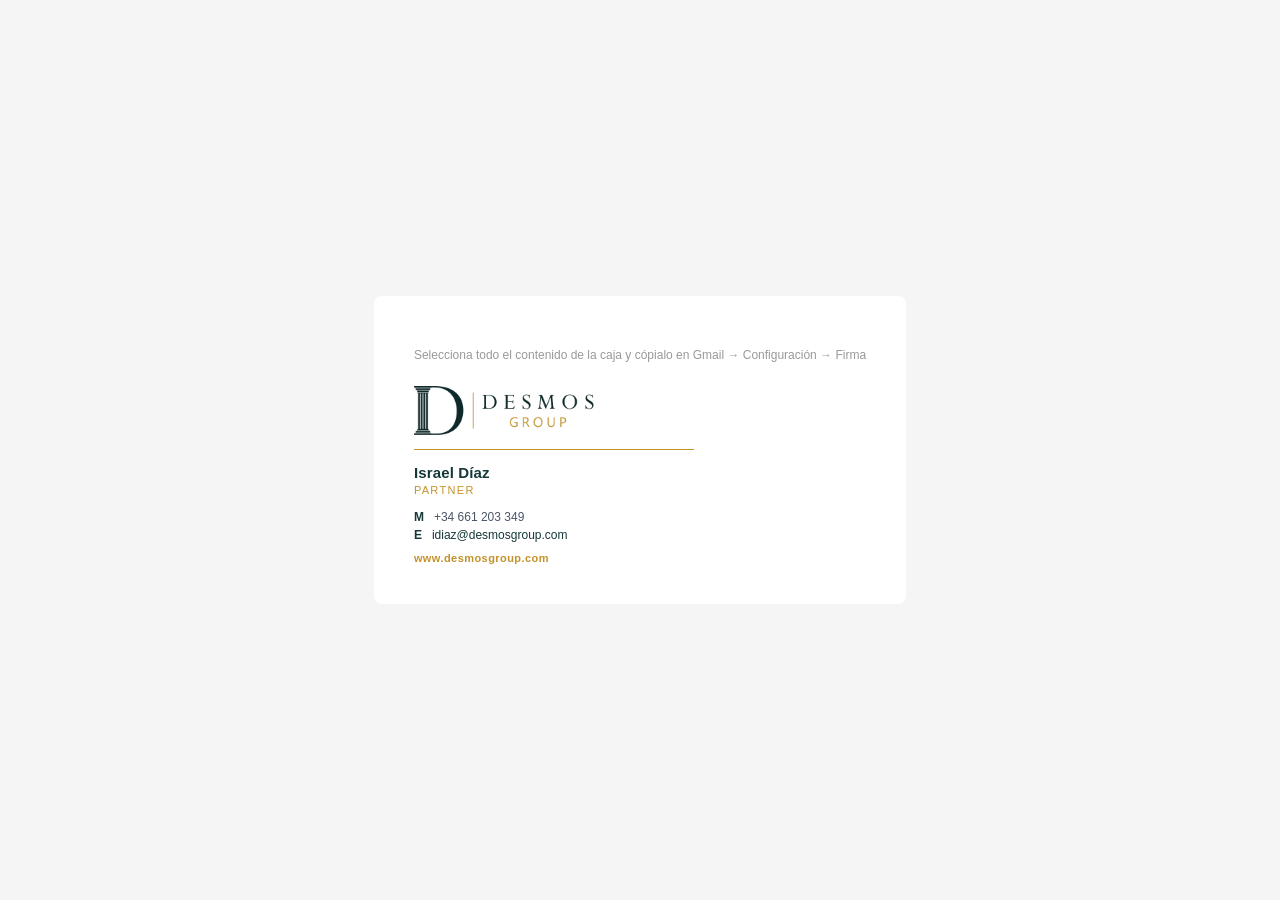
<file: fonts/firma-email.html>
<!DOCTYPE html>
<html lang="es">
<head>
  <meta charset="UTF-8">
  <title>Firma Email – Desmos Group</title>
  <style>
    body {
      background: #f5f5f5;
      display: flex;
      align-items: center;
      justify-content: center;
      min-height: 100vh;
      margin: 0;
      font-family: Arial, sans-serif;
    }
    .wrapper {
      background: white;
      padding: 40px;
      border-radius: 8px;
    }
    .hint {
      font-size: 12px;
      color: #999;
      text-align: center;
      margin-bottom: 24px;
      font-family: Arial, sans-serif;
    }
  </style>
</head>
<body>
  <div class="wrapper">
    <p class="hint">Selecciona todo el contenido de la caja y cópialo en Gmail → Configuración → Firma</p>

    <!-- FIRMA – selecciona desde aquí -->
    <table cellpadding="0" cellspacing="0" border="0" style="font-family: Arial, Helvetica, sans-serif; min-width: 280px; max-width: 360px;">
      <tr>
        <td style="padding-bottom: 14px;">
          <img src="../img/desmos_logo_hor.webp"
               alt="Desmos Group"
               width="180"
               style="display: block; height: auto;">
        </td>
      </tr>
      <tr>
        <td style="border-top: 1.5px solid #C4922A; padding-top: 14px; padding-bottom: 10px;">
          <p style="margin: 0; font-size: 15px; font-weight: 700; color: #163838; letter-spacing: 0.01em;">Israel Díaz</p>
          <p style="margin: 3px 0 0; font-size: 11px; color: #C4922A; text-transform: uppercase; letter-spacing: 0.12em;">Partner</p>
        </td>
      </tr>
      <tr>
        <td style="padding-top: 4px;">
          <table cellpadding="0" cellspacing="0" border="0">
            <tr>
              <td style="padding-bottom: 4px; font-size: 12px; color: #4a5568;">
                <span style="color: #163838; font-weight: 600;">M</span>&nbsp;&nbsp;
                <a href="tel:+34661203349" style="color: #4a5568; text-decoration: none;">+34 661 203 349</a>
              </td>
            </tr>
            <tr>
              <td style="padding-bottom: 4px; font-size: 12px; color: #4a5568;">
                <span style="color: #163838; font-weight: 600;">E</span>&nbsp;&nbsp;
                <a href="mailto:idiaz@desmosgroup.com" style="color: #163838; text-decoration: none;">idiaz@desmosgroup.com</a>
              </td>
            </tr>
            <tr>
              <td style="padding-top: 6px; font-size: 11px;">
                <a href="https://www.desmosgroup.com" style="color: #C4922A; text-decoration: none; letter-spacing: 0.04em; font-weight: 600;">www.desmosgroup.com</a>
              </td>
            </tr>
          </table>
        </td>
      </tr>
    </table>
    <!-- FIRMA – fins aquí -->

  </div>
</body>
</html>
</file>
<file: css/style.css>
﻿/* =====================================================
   DESMOS GROUP — Styles
   ===================================================== */

/* === RESET === */
*,
*::before,
*::after {
  box-sizing: border-box;
  margin: 0;
  padding: 0;
}

html {
  scroll-behavior: smooth;
  font-size: 16px;
}

img {
  display: block;
  max-width: 100%;
}

a {
  color: inherit;
  text-decoration: none;
}

ul {
  list-style: none;
}

button {
  cursor: pointer;
  border: none;
  background: none;
  font: inherit;
}

/* === VARIABLES === */
:root {
  --bg-dark: #163838;
  --bg-card: #1A4444;
  --bg-darker: #0F2828;
  --bg-footer: #0A1E1E;
  --bg-light: #F5F3EE;
  --accent: #C4922A;
  --accent-lt: #D4A843;
  --text-lt: #F5F3EE;
  --text-muted: #9CBABC;
  --text-dark: #1A2E2E;
  --border: #224E4E;

  --font-heading: 'Playfair Display', Georgia, serif;
  --font-body: 'DM Sans', system-ui, sans-serif;

  --max-width: 1200px;
  --section-py: clamp(5rem, 10vw, 8rem);
  --px: clamp(1.25rem, 5vw, 2.5rem);
  --t: 250ms ease;
  --radius: 4px;
}

/* === BASE === */
body {
  font-family: var(--font-body);
  background: var(--bg-dark);
  color: var(--text-lt);
  line-height: 1.65;
  -webkit-font-smoothing: antialiased;
}

/* === CONTAINER === */
.container {
  width: 100%;
  max-width: var(--max-width);
  margin-inline: auto;
  padding-inline: var(--px);
}

/* === TYPOGRAPHY UTILITIES === */
.eyebrow {
  display: block;
  font-family: var(--font-body);
  font-size: 0.72rem;
  font-weight: 600;
  letter-spacing: 0.14em;
  text-transform: uppercase;
  color: var(--accent);
  margin-bottom: 1rem;
}

.section__title {
  font-family: var(--font-heading);
  font-size: clamp(2rem, 4vw, 3.25rem);
  font-weight: 600;
  line-height: 1.15;
  color: var(--text-lt);
  margin-bottom: 1.25rem;
}

.section__title--dark {
  color: var(--text-dark);
}

.section__lead {
  font-size: 1.05rem;
  color: var(--text-muted);
  max-width: 54ch;
  line-height: 1.75;
}

.section__lead--dark {
  color: #4B5563;
}

.section--light .section__body {
  color: #374151;
}

.section__body {
  font-size: 1rem;
  color: var(--text-muted);
  line-height: 1.75;
  margin-bottom: 1rem;
}

.section__header {
  text-align: center;
  margin-bottom: clamp(3rem, 6vw, 5rem);
}

.section__header .section__lead {
  margin-inline: auto;
}

/* === BUTTONS === */
.btn {
  display: inline-flex;
  align-items: center;
  gap: 0.5rem;
  padding: 0.85rem 2rem;
  font-family: var(--font-body);
  font-size: 0.88rem;
  font-weight: 600;
  letter-spacing: 0.04em;
  border-radius: var(--radius);
  transition: background var(--t), color var(--t), border-color var(--t), transform var(--t);
  white-space: nowrap;
}

.btn--primary {
  background: var(--accent);
  color: #fff;
  border: 2px solid var(--accent);
}

.btn--primary:hover {
  background: var(--accent-lt);
  border-color: var(--accent-lt);
  transform: translateY(-1px);
}

.btn--outline {
  background: transparent;
  color: var(--text-lt);
  border: 2px solid rgba(245, 243, 238, 0.3);
}

.btn--outline:hover {
  border-color: var(--text-lt);
  transform: translateY(-1px);
}

.btn--full {
  width: 100%;
  justify-content: center;
}

/* === SECTIONS === */
.section {
  padding-block: var(--section-py);
}

.section--dark {
  background: var(--bg-dark);
}

.section--darker {
  background: var(--bg-darker);
}

.section--light {
  background: var(--bg-light);
}

/* =====================================================
   HEADER
   ===================================================== */
.header {
  position: fixed;
  top: 0;
  left: 0;
  right: 0;
  z-index: 100;
  padding-block: 1.25rem;
  transition: background var(--t), padding var(--t), box-shadow var(--t);
}

.header.scrolled {
  background: rgba(22, 56, 56, 0.97);
  backdrop-filter: blur(8px);
  -webkit-backdrop-filter: blur(8px);
  padding-block: 0.9rem;
  box-shadow: 0 1px 0 var(--border);
}

.header__inner {
  display: flex;
  align-items: center;
  justify-content: space-between;
  gap: 2rem;
}

.header__logo {
  flex-shrink: 0;
  display: flex;
  align-items: center;
}

.header__logo-img {
  height: 38px;
  width: auto;
  display: block;
  transition: opacity var(--t);
}

.header__logo:hover .header__logo-img {
  opacity: 0.8;
}

.header__nav-list {
  display: flex;
  align-items: center;
  gap: 0.15rem;
}

.header__nav-link {
  font-size: 0.84rem;
  font-weight: 500;
  color: var(--text-muted);
  padding: 0.4rem 0.85rem;
  border-radius: var(--radius);
  transition: color var(--t);
}

.header__nav-link:hover {
  color: var(--text-lt);
}

.header__nav-link--cta {
  background: var(--accent);
  color: #fff;
  margin-left: 0.5rem;
  transition: background var(--t);
}

.header__nav-link--cta:hover {
  background: var(--accent-lt);
  color: #fff;
}

.header__burger {
  display: none;
  flex-direction: column;
  gap: 5px;
  width: 28px;
  z-index: 101;
}

.header__burger span {
  display: block;
  height: 2px;
  background: var(--text-lt);
  border-radius: 2px;
  transition: transform var(--t), opacity var(--t);
}

.header__burger.open span:nth-child(1) {
  transform: translateY(7px) rotate(45deg);
}

.header__burger.open span:nth-child(2) {
  opacity: 0;
}

.header__burger.open span:nth-child(3) {
  transform: translateY(-7px) rotate(-45deg);
}

/* =====================================================
   HERO
   ===================================================== */
.hero {
  position: relative;
  min-height: 100svh;
  display: flex;
  align-items: center;
  overflow: hidden;
}

.hero__bg {
  position: absolute;
  inset: 0;
  /* 1) Imatge de fons */
  background-image: url('../img/hero2.webp');
  background-size: cover;
  background-position: center top;
  background-repeat: no-repeat;
  z-index: 0;
}

/* 2) Capa color verd característic */
.hero__bg::before {
  content: '';
  position: absolute;
  inset: 0;
  background: rgba(22, 56, 56, 0.78);
}

/* 3) Subtle vignette per sobre la imatge */
.hero__bg::after {
  content: '';
  position: absolute;
  inset: 0;
  background: radial-gradient(ellipse at center, transparent 40%, rgba(10, 30, 30, 0.45) 100%);
}

/* === HERO PERSPECTIVE GRID === */
.hero__grid {
  position: absolute;
  inset: 0;
  z-index: 1;
  overflow: hidden;
  pointer-events: none;
  /* Fade at horizon — grid fades to nothing at top, visible at bottom */
  -webkit-mask-image: linear-gradient(to bottom,
      transparent 0%,
      rgba(0, 0, 0, 0.4) 25%,
      rgba(0, 0, 0, 0.85) 65%,
      rgba(0, 0, 0, 0.6) 100%);
  mask-image: linear-gradient(to bottom,
      transparent 0%,
      rgba(0, 0, 0, 0.4) 25%,
      rgba(0, 0, 0, 0.85) 65%,
      rgba(0, 0, 0, 0.6) 100%);
}

.hero__grid::before {
  content: '';
  position: absolute;
  top: 0;
  left: -50%;
  width: 200%;
  height: 200%;
  background-image:
    linear-gradient(rgba(196, 146, 42, 0.13) 1px, transparent 1px),
    linear-gradient(90deg, rgba(196, 146, 42, 0.07) 1px, transparent 1px);
  background-size: 64px 64px;
  transform-origin: top center;
  transform: perspective(280px) rotateX(68deg);
  animation: perspGridScroll 4s linear infinite;
}

.hero::after {
  content: 'DG';
  position: absolute;
  right: -1rem;
  top: 50%;
  transform: translateY(-50%);
  font-family: var(--font-heading);
  font-size: clamp(14rem, 28vw, 26rem);
  font-weight: 700;
  color: rgba(255, 255, 255, 0.025);
  line-height: 1;
  z-index: 0;
  pointer-events: none;
  user-select: none;
}

.hero__inner {
  position: relative;
  z-index: 1;
  width: 100%;
  padding-top: 9rem;
  padding-bottom: 7rem;
}

.hero__text {
  max-width: 720px;
}

.hero__logo {
  height: 260px;
  width: auto;
  display: block;
  margin-bottom: 2rem;
}

.hero__eyebrow {
  font-size: 0.72rem;
  font-weight: 600;
  letter-spacing: 0.16em;
  text-transform: uppercase;
  color: var(--accent);
  margin-bottom: 1.5rem;
}

.hero__title {
  font-family: var(--font-heading);
  font-size: clamp(2.6rem, 5.5vw, 4.5rem);
  font-weight: 700;
  line-height: 1.08;
  color: var(--text-lt);
  margin-bottom: 1.75rem;
}

.hero__subtitle {
  font-size: clamp(1rem, 1.8vw, 1.1rem);
  color: var(--text-muted);
  line-height: 1.8;
  max-width: 52ch;
  margin-bottom: 2.5rem;
}

.hero__ctas {
  display: flex;
  gap: 1rem;
  flex-wrap: wrap;
}

.hero__scroll-indicator {
  position: absolute;
  bottom: 2rem;
  left: 50%;
  transform: translateX(-50%);
  width: 1px;
  height: 50px;
  background: linear-gradient(to bottom, transparent, var(--accent));
  z-index: 1;
  animation: scrollLine 2.2s ease-in-out infinite;
}

.hero__fade {
  position: absolute;
  bottom: 0;
  left: 0;
  width: 100%;
  height: 180px;
  background: linear-gradient(to bottom, transparent 0%, var(--bg-darker) 100%);
  z-index: 1;
  pointer-events: none;
}

/* =====================================================
   EYEBROW VARIANTS
   ===================================================== */
/* Centered with decorative gold lines on each side */
.eyebrow--lined {
  display: flex;
  align-items: center;
  justify-content: center;
  gap: 1rem;
}

.eyebrow--lined::before,
.eyebrow--lined::after {
  content: '';
  width: 2rem;
  height: 1px;
  background: var(--accent);
  flex-shrink: 0;
}

/* Left-aligned with short gold underline bar */
.eyebrow--bar {
  display: flex;
  flex-direction: column;
  gap: 0.6rem;
}

.eyebrow--bar::after {
  content: '';
  width: 2rem;
  height: 1.5px;
  background: var(--accent);
}

/* =====================================================
   SECTION HEADER CENTERED VARIANT
   ===================================================== */
.section__header--center {
  text-align: center;
}

.section__title--center {
  text-align: center;
}

.section__lead--center {
  text-align: center;
  margin-inline: auto;
}

/* =====================================================
   ¿RECONOCES ESTA SITUACIÓN?
   ===================================================== */
.situation__grid {
  display: grid;
  grid-template-columns: repeat(2, 1fr);
  gap: 1.25rem;
  margin-bottom: 3.5rem;
}

.situation__card {
  background: rgba(255, 255, 255, 0.05);
  border: 1px solid rgba(255, 255, 255, 0.08);
  border-radius: 12px;
  padding: 2rem 2rem;
}

.situation__body {
  display: flex;
  align-items: center;
  gap: 1.5rem;
}

.situation__icon {
  flex-shrink: 0;
  width: 72px;
  height: 72px;
  border-radius: 50%;
  background: rgba(0, 0, 0, 0.4);
  border: 1px solid rgba(196, 146, 42, 0.2);
  display: flex;
  align-items: center;
  justify-content: center;
  color: var(--accent);
}

.situation__sep {
  flex-shrink: 0;
  width: 1px;
  height: 72px;
  background: rgba(255, 255, 255, 0.12);
}

.situation__body p {
  font-size: 1.05rem;
  color: var(--text-lt);
  line-height: 1.65;
}

.situation__close {
  text-align: center;
  display: flex;
  flex-direction: column;
  align-items: center;
  gap: 1.5rem;
}

.situation__rule {
  width: 2.5rem;
  height: 1px;
  background: var(--accent);
}

.situation__close p {
  font-size: 1.05rem;
  color: var(--text-muted);
  max-width: 52ch;
}

.btn--cta {
  background: var(--accent);
  color: var(--bg-darker);
  border: 2px solid var(--accent);
  font-weight: 700;
  font-size: 0.78rem;
  letter-spacing: 0.1em;
  text-transform: uppercase;
  padding: 1rem 2.5rem;
  border-radius: var(--radius);
  display: inline-flex;
  align-items: center;
  gap: 0.5rem;
  transition: background var(--t), border-color var(--t), transform var(--t);
  white-space: nowrap;
}

.btn--cta:hover {
  background: var(--accent-lt);
  border-color: var(--accent-lt);
  transform: translateY(-1px);
}

/* =====================================================
   QUIÉNES SOMOS
   ===================================================== */
.about__layout {
  display: grid;
  grid-template-columns: 1fr auto 1fr;
  gap: 0;
  align-items: stretch;
  margin-bottom: 0;
}

.about__content {
  padding-right: clamp(2rem, 5vw, 5rem);
}

.about__divider {
  width: 1px;
  background: rgba(26, 46, 46, 0.15);
}

/* Feature grid — 2×2 inside about */
.about__features {
  display: grid;
  grid-template-columns: 1fr 1fr;
  gap: 0.75rem;
  margin-top: 2rem;
}

.about__feature {
  display: flex;
  align-items: center;
  gap: 0;
  padding: 0.85rem 1rem;
  background: #fff;
  border: 1px solid rgba(26, 46, 46, 0.1);
  border-radius: 10px;
  font-size: 0.88rem;
  font-weight: 500;
  color: var(--text-dark);
  line-height: 1.35;
}

.about__feature-icon {
  flex-shrink: 0;
  display: flex;
  align-items: center;
  justify-content: center;
  color: var(--accent);
  align-self: stretch;
  padding-right: 0.9rem;
  margin-right: 0.9rem;
  border-right: 1px solid rgba(26, 46, 46, 0.12);
}

.about__feature-icon svg {
  width: 2.2rem;
  height: 2.2rem;
}

/* Right aside: KPI 2×2 dark card */
.about__aside {
  padding-left: clamp(2rem, 5vw, 4rem);
  display: flex;
  align-items: stretch;
}

.about__kpis {
  display: grid;
  grid-template-columns: 1fr 1fr;
  grid-template-rows: auto auto auto auto 1px auto auto auto auto;
  column-gap: 1px;
  row-gap: 0;
  align-content: stretch;
  background: rgba(255, 255, 255, 0.06);
  border-radius: 20px;
  overflow: hidden;
  width: 100%;
}

.about__kpi-icon {
  background: var(--bg-dark);
  display: flex;
  align-items: center;
  justify-content: center;
  color: var(--accent);
  padding: clamp(1.75rem, 3vw, 2.25rem) 1rem 0.75rem;
}

.about__kpi-num {
  background: var(--bg-dark);
  display: flex;
  align-items: center;
  justify-content: center;
  font-family: var(--font-body);
  font-size: clamp(2.5rem, 4.5vw, 4rem);
  font-weight: 700;
  color: var(--text-lt);
  line-height: 1;
  letter-spacing: -0.03em;
  padding: 0 1rem 0.25rem;
}

.about__kpi-rule {
  background: var(--bg-dark);
  display: flex;
  align-items: center;
  justify-content: center;
  padding: 0.2rem 1rem 0.4rem;
}

.about__kpi-rule::before {
  content: '';
  display: block;
  width: 1.5rem;
  height: 1.5px;
  background: var(--accent);
}

.about__kpi-lbl {
  background: var(--bg-dark);
  display: flex;
  align-items: flex-start;
  justify-content: center;
  text-align: center;
  font-family: var(--font-body);
  font-size: 0.7rem;
  font-weight: 600;
  letter-spacing: 0.08em;
  text-transform: uppercase;
  color: rgba(245, 243, 238, 0.45);
  line-height: 1.5;
  padding: 0 1rem clamp(1.75rem, 3vw, 2.25rem);
}

.about__kpi-hsep {
  grid-column: 1 / -1;
  height: 1px;
  background: rgba(255, 255, 255, 0.06);
}


.about__title-accent {
  color: var(--accent);
}

/* =====================================================
   QUÉ HACEMOS
   ===================================================== */
.services__grid {
  display: grid;
  grid-template-columns: repeat(2, 1fr);
  gap: 1.5px;
  background: var(--border);
  border: 1px solid var(--border);
  border-radius: var(--radius);
  overflow: hidden;
}

.service-card {
  background: var(--bg-card);
  padding: clamp(2rem, 4vw, 3rem);
  position: relative;
  transition: background 0.35s ease;
}

.service-card::after {
  content: '';
  position: absolute;
  top: 0;
  left: 0;
  width: 3px;
  height: 100%;
  background: var(--accent);
  transform: scaleY(0);
  transform-origin: top;
  transition: transform 0.4s cubic-bezier(0.22, 1, 0.36, 1);
}

.service-card:hover {
  background: #1C5050;
}

.service-card:hover::after {
  transform: scaleY(1);
}

.service-card__icon {
  width: 56px;
  height: 56px;
  border-radius: 12px;
  background: rgba(196, 146, 42, 0.1);
  border: 1px solid rgba(196, 146, 42, 0.2);
  display: flex;
  align-items: center;
  justify-content: center;
  margin-bottom: 1.75rem;
  color: var(--accent);
  flex-shrink: 0;
  transition: background 0.35s ease, border-color 0.35s ease;
}

.service-card:hover .service-card__icon {
  background: rgba(196, 146, 42, 0.2);
  border-color: rgba(196, 146, 42, 0.5);
}

.service-card__more {
  display: inline-flex;
  align-items: center;
  gap: 0.4rem;
  margin-top: auto;
  padding-top: 1.25rem;
  font-size: 0.75rem;
  font-weight: 600;
  letter-spacing: 0.08em;
  text-transform: uppercase;
  color: var(--text-muted);
  border: 1px solid var(--border);
  border-radius: 100px;
  padding: 0.55rem 1.2rem;
  transition: border-color var(--t), color var(--t);
  align-self: flex-start;
}

.service-card__more:hover {
  border-color: var(--accent);
  color: var(--accent);
}

.service-card__title {
  font-family: var(--font-heading);
  font-size: 1.5rem;
  font-weight: 600;
  color: var(--text-lt);
  margin-bottom: 0.75rem;
}

.service-card__desc {
  font-size: 0.91rem;
  color: var(--text-muted);
  line-height: 1.72;
}

/* =====================================================
   CÓMO TRABAJAMOS (MODIFICADO - ESTILO IMAGEN)
   ===================================================== */
.process-eyebrow {
  display: block;
  font-family: var(--font-body);
  font-size: 0.72rem;
  font-weight: 600;
  letter-spacing: 0.14em;
  text-transform: uppercase;
  color: var(--accent);
  margin-bottom: 0.5rem;
  text-align: center;
}

.process-eyebrow-rule {
  width: 32px;
  height: 1.5px;
  background: var(--accent);
  margin: 0.5rem auto 1.5rem auto;
}

.process__steps {
  display: grid;
  grid-template-columns: repeat(4, 1fr);
  gap: 2rem;
  position: relative;
  margin-top: 4rem;
  margin-bottom: 4rem;
}

.process__step {
  position: relative;
  display: flex;
  flex-direction: column;
  align-items: center;
  text-align: center;
}

.process__step-num {
  font-size: 0.78rem;
  font-weight: 700;
  letter-spacing: 0.15em;
  color: var(--accent);
  margin-bottom: 1rem;
}

.process__step-circle {
  width: 90px;
  height: 90px;
  border-radius: 50%;
  background: radial-gradient(circle at 30% 30%, #FFFFFF 0%, #E7E2D8 100%);
  border: 1px solid rgba(196, 146, 42, 0.15);
  display: flex;
  align-items: center;
  justify-content: center;
  color: var(--accent);
  margin-bottom: 1.5rem;
  z-index: 2;
  position: relative;
  box-shadow: 0 4px 10px rgba(0, 0, 0, 0.03);
  transition: transform var(--t), box-shadow var(--t), background var(--t);
}

.process__step-circle svg {
  stroke-width: 1.25px;
}

.process__step:hover .process__step-circle {
  transform: translateY(-2px);
  box-shadow: 0 6px 14px rgba(0, 0, 0, 0.06);
  background: radial-gradient(circle at 30% 30%, #F5F1E9 0%, #DCD7CD 100%);
}

.process__step-title {
  font-family: var(--font-body);
  font-size: 0.88rem;
  font-weight: 700;
  letter-spacing: 0.1em;
  color: var(--text-dark);
  text-transform: uppercase;
  margin-bottom: 0.75rem;
}

.process__step-desc {
  font-size: 0.84rem;
  color: #4B5563;
  line-height: 1.6;
  max-width: 26ch;
}

/* Conectores horizontales */
.process__step:not(:last-child)::after {
  content: '';
  position: absolute;
  top: 82px;
  /* Alineación vertical con el centro del círculo (num label + spacing + circle_radius) */
  left: 50%;
  width: 100%;
  height: 1px;
  background: rgba(196, 146, 42, 0.22);
  z-index: 1;
}

.process__step:not(:last-child)::before {
  content: '';
  position: absolute;
  top: 79px;
  /* (82px - 3px) para centrar el punto de 6px */
  left: 100%;
  transform: translateX(-50%);
  width: 6px;
  height: 6px;
  background: var(--accent);
  border-radius: 50%;
  z-index: 2;
}

/* Banner de valores inferiores */
.process__banner {
  display: grid;
  grid-template-columns: repeat(4, 1fr);
  border: 1px solid rgba(196, 146, 42, 0.15);
  border-radius: 8px;
  background: rgba(255, 255, 255, 0.4);
  backdrop-filter: blur(4px);
  -webkit-backdrop-filter: blur(4px);
  box-shadow: 0 4px 20px rgba(0, 0, 0, 0.02);
  margin-top: 5rem;
  overflow: hidden;
}

.process__banner-item {
  display: flex;
  align-items: center;
  gap: 0.85rem;
  padding: 1.75rem 1.5rem;
  position: relative;
  justify-content: center;
}

.process__banner-item:not(:last-child)::after {
  content: '';
  position: absolute;
  right: 0;
  top: 25%;
  height: 50%;
  width: 1px;
  background: rgba(196, 146, 42, 0.15);
}

.process__banner-icon {
  color: var(--accent);
  display: flex;
  align-items: center;
  justify-content: center;
  flex-shrink: 0;
}

.process__banner-text {
  font-family: var(--font-body);
  font-size: 0.84rem;
  font-weight: 600;
  color: var(--text-dark);
  line-height: 1.35;
}

/* =====================================================
   EMPRESAS PARTICIPADAS — PARALLAX + GRID
   ===================================================== */
#empresas {
  position: relative;
  overflow: hidden;
}

.empresas__parallax-bg {
  position: absolute;
  inset: 0;
  background-image: url('../img/bg_img.webp');
  background-size: cover;
  background-position: center;
  background-attachment: fixed;
  background-repeat: no-repeat;
  opacity: 0.13;
  pointer-events: none;
  z-index: 0;
}

#empresas .container {
  position: relative;
  z-index: 1;
}

.portfolio__grid {
  display: grid;
  grid-template-columns: repeat(3, 1fr);
  gap: 1.5rem;
}

/* Card */
.portfolio-card {
  border-radius: 16px;
  background: var(--bg-card);
  border: 1px solid var(--border);
  transition: transform var(--t), box-shadow var(--t);
  display: flex;
  flex-direction: column;
  overflow: hidden;
}

.portfolio-card:hover {
  transform: translateY(-4px);
  box-shadow: 0 20px 48px rgba(0, 0, 0, 0.5);
}

/* Image — inset with padding, own border-radius */
.portfolio-card__img-wrap {
  position: relative;
  margin: 0.75rem 0.75rem 0;
  border-radius: 10px;
  overflow: hidden;
  aspect-ratio: 4/3;
  background: var(--bg-darker);
  flex-shrink: 0;
}

.portfolio-card__img {
  width: 100%;
  height: 100%;
  object-fit: cover;
  display: block;
  transition: transform 0.6s ease;
}

.portfolio-card:hover .portfolio-card__img {
  transform: scale(1.05);
}

.portfolio-card__img-placeholder {
  width: 100%;
  height: 100%;
  background: linear-gradient(145deg, #0F2828 0%, #1A4444 100%);
}

/* Initial letter badge */
.portfolio-card__initial {
  position: absolute;
  bottom: 0.9rem;
  left: 0.9rem;
  width: 44px;
  height: 44px;
  border-radius: 8px;
  background: linear-gradient(135deg, var(--accent) 0%, var(--accent-lt) 100%);
  display: flex;
  align-items: center;
  justify-content: center;
  font-family: var(--font-heading);
  font-size: 1.3rem;
  font-weight: 700;
  color: #fff;
  z-index: 1;
  box-shadow: 0 4px 12px rgba(0, 0, 0, 0.4);
}

/* Info block */
.portfolio-card__info {
  padding: 1rem 1.25rem 1.5rem;
}

.portfolio-card__meta {
  display: flex;
  align-items: center;
  gap: 0.65rem;
  margin-bottom: 0.65rem;
}

.portfolio-card__year {
  font-size: 0.78rem;
  font-weight: 500;
  color: var(--text-muted);
}

.portfolio-card__sector {
  display: inline-flex;
  align-items: center;
  font-size: 0.62rem;
  font-weight: 700;
  letter-spacing: 0.09em;
  text-transform: uppercase;
  color: var(--accent);
  border: 1px solid rgba(196, 146, 42, 0.45);
  padding: 0.18rem 0.55rem;
  border-radius: 4px;
}

.portfolio-card__name {
  font-family: var(--font-heading);
  font-size: 1.35rem;
  font-weight: 700;
  color: var(--text-lt);
  margin-bottom: 0.35rem;
  line-height: 1.2;
}

.portfolio-card__tipo {
  font-size: 0.82rem;
  color: var(--text-muted);
  line-height: 1.5;
}

.portfolio-card__estado {
  display: inline-flex;
  align-items: center;
  font-size: 0.62rem;
  font-weight: 700;
  letter-spacing: 0.07em;
  text-transform: uppercase;
  padding: 0.18rem 0.55rem;
  border-radius: 4px;
  border: 1px solid;
}
.portfolio-card__estado--activa    { color: #4caf82; border-color: rgba(76,175,130,0.4); }
.portfolio-card__estado--en-proceso { color: #c49226; border-color: rgba(196,146,38,0.4); }
.portfolio-card__estado--potencial { color: #7a8faa; border-color: rgba(122,143,170,0.4); }

.portfolio-card__web {
  display: inline-block;
  margin-top: 0.6rem;
  font-size: 0.78rem;
  color: var(--accent);
  text-decoration: none;
  letter-spacing: 0.03em;
  transition: opacity 0.2s;
}
.portfolio-card__web:hover { opacity: 0.75; }

/* =====================================================
   POR QUÉ DESMOS (MODIFICADO - ESTILO IMAGEN)
   ===================================================== */
#por-que-desmos {
  position: relative;
}

#por-que-desmos::before {
  content: '';
  position: absolute;
  inset: 0;
  background-image: url('../img/hero.webp');
  background-size: cover;
  background-position: center 30%;
  background-repeat: no-repeat;
  opacity: 0.90;
  pointer-events: none;
  z-index: 0;
}

#por-que-desmos .container {
  position: relative;
  z-index: 1;
}

.why-desmos__header-split {
  display: grid;
  grid-template-columns: 1.1fr 1fr;
  gap: 0;
  align-items: stretch;
  margin-bottom: 2rem;
}

.why-desmos__header-text {
  display: flex;
  flex-direction: column;
  justify-content: center;
  padding-right: clamp(2rem, 5vw, 4rem);
}

.why-desmos__eyebrow {
  font-family: var(--font-body);
  font-size: 0.72rem;
  font-weight: 600;
  letter-spacing: 0.14em;
  text-transform: uppercase;
  color: var(--accent);
  margin-bottom: 0.5rem;
}

.why-desmos__eyebrow-rule {
  width: 32px;
  height: 1.5px;
  background: var(--accent);
  margin-bottom: 1.5rem;
}

.why-desmos__title {
  margin-bottom: 1.5rem;
  font-size: clamp(2rem, 3.5vw, 2.75rem);
  line-height: 1.15;
}

.why-desmos__lead {
  font-size: 0.94rem;
  color: #4B5563;
  line-height: 1.7;
  max-width: 52ch;
}

.why-desmos__header-image-wrap {
  position: relative;
  overflow: hidden;
  min-height: 380px;
}


.why-desmos__header-image {
  width: 100%;
  height: 100%;
  object-fit: cover;
  object-position: center;
  display: block;
}

.value__grid {
  display: grid;
  grid-template-columns: repeat(3, 1fr);
  gap: 2rem;
}

.value-card {
  padding: 3.5rem 2.25rem;
  background: linear-gradient(180deg, #FFFFFF 0%, #FAF8F5 100%);
  border: 1px solid rgba(196, 146, 42, 0.12);
  border-radius: 14px;
  box-shadow: 0 4px 15px rgba(0, 0, 0, 0.015);
  display: flex;
  flex-direction: column;
  align-items: center;
  text-align: center;
  transition: transform var(--t), box-shadow var(--t), border-color var(--t);
}

.value-card:hover {
  transform: translateY(-4px);
  box-shadow: 0 12px 30px rgba(0, 0, 0, 0.035);
  border-color: rgba(196, 146, 42, 0.25);
}

.value-card__badge {
  margin-bottom: 2rem;
}

.value-card__badge-circle {
  width: 72px;
  height: 72px;
  border-radius: 50%;
  background: radial-gradient(circle, rgba(196, 146, 42, 0.12) 0%, rgba(196, 146, 42, 0.01) 100%);
  border: 1px solid rgba(196, 146, 42, 0.15);
  display: flex;
  align-items: center;
  justify-content: center;
  color: var(--accent);
}

.value-card__badge-circle svg {
  stroke-width: 1.25px;
}

.value-card__title {
  font-family: var(--font-heading);
  font-size: 1.45rem;
  font-weight: 600;
  color: var(--text-dark);
  margin-bottom: 0.5rem;
}

.value-card__title-rule {
  width: 24px;
  height: 1.5px;
  background: var(--accent);
  margin: 0.5rem auto 1.5rem auto;
}

.value-card__desc {
  font-size: 0.88rem;
  color: #4B5563;
  line-height: 1.65;
  max-width: 32ch;
}

/* =====================================================
   TIMING BLOCK (MODIFICADO - DIVIDIDO)
   ===================================================== */
.timing__block--split {
  display: grid;
  grid-template-columns: 1.35fr 1fr;
  gap: 0;
  padding: 0 !important;
  background: linear-gradient(135deg, #1A4444 0%, #0F2828 100%);
  border: 1px solid var(--border);
  border-radius: 20px;
  overflow: hidden;
  margin-top: 2rem;
  box-shadow: 0 10px 30px rgba(0, 0, 0, 0.12);
}

.timing__content-wrap {
  padding: clamp(1.5rem, 3vw, 2.5rem) clamp(2.5rem, 6vw, 4.5rem);
  display: flex;
  flex-direction: column;
}

.timing__eyebrow-split {
  font-family: var(--font-body);
  font-size: 0.68rem;
  font-weight: 600;
  letter-spacing: 0.14em;
  text-transform: uppercase;
  color: var(--accent);
  margin-bottom: 0.5rem;
}

.timing__eyebrow-rule-split {
  width: 32px;
  height: 1.5px;
  background: var(--accent);
  margin-bottom: 1.5rem;
}

.timing__title-split {
  font-family: var(--font-heading);
  font-size: clamp(1.4rem, 2.5vw, 1.95rem);
  font-weight: 600;
  color: var(--text-lt);
  line-height: 1.25;
  margin-bottom: 2.5rem;
  max-width: 38ch;
}

.timing__metrics-grid {
  display: flex;
  gap: 0;
  margin-bottom: 3rem;
}

.timing__metric-item {
  flex: 1;
  display: flex;
  flex-direction: column;
  gap: 0.3rem;
  padding: 0 1.5rem;
}

.timing__metric-item:first-child {
  padding-left: 0;
}

.timing__metric-item:last-child {
  padding-right: 0;
}

.timing__metric-item+.timing__metric-item {
  border-left: 1px solid rgba(255, 255, 255, 0.12);
}

.timing__metric-icon {
  color: var(--accent);
  display: flex;
  align-items: center;
  flex-shrink: 0;
  margin-bottom: 0.4rem;
}

.timing__metric-texts {
  display: flex;
  flex-direction: column;
  gap: 0.15rem;
}

.timing__metric-val {
  font-family: var(--font-body);
  font-size: 0.94rem;
  font-weight: 700;
  color: var(--text-lt);
  line-height: 1.2;
}

.timing__metric-lbl {
  font-family: var(--font-body);
  font-size: 0.74rem;
  color: var(--text-muted);
  line-height: 1.35;
  max-width: 24ch;
}

.timing__cta-split {
  align-self: flex-start;
}

.timing__image-wrap {
  width: 100%;
  height: 100%;
  position: relative;
  overflow: hidden;
}

.timing__image-wrap::after {
  content: '';
  position: absolute;
  inset: 0;
  background: linear-gradient(to right, rgba(19,51,51,1) 0%, rgba(19,51,51,0) 100%);
  pointer-events: none;
  z-index: 1;
}

.timing__image {
  width: 100%;
  height: 100%;
  object-fit: cover;
  object-position: center;
  display: block;
}

/* =====================================================
   CONTACTO
   ===================================================== */
.contact__grid {
  display: grid;
  grid-template-columns: 1fr 1.4fr;
  gap: clamp(3rem, 6vw, 6rem);
  align-items: start;
}

.contact__data {
  display: flex;
  flex-direction: column;
  gap: 1rem;
  margin-top: 2rem;
}

.contact__data-item {
  display: flex;
  align-items: center;
  gap: 0.75rem;
  font-size: 0.91rem;
  color: var(--text-muted);
}

.contact__data-item svg {
  color: var(--accent);
  flex-shrink: 0;
}

.contact__data-item a {
  transition: color var(--t);
}

.contact__data-item a:hover {
  color: var(--accent);
}

.contact__form-wrap {
  background: var(--bg-card);
  border: 1px solid var(--border);
  border-radius: var(--radius);
  padding: clamp(1.5rem, 4vw, 2.5rem);
}

.form__row {
  display: grid;
  grid-template-columns: 1fr 1fr;
  gap: 1rem;
}

.form__group {
  display: flex;
  flex-direction: column;
  gap: 0.4rem;
  margin-bottom: 1rem;
}

.form__label {
  font-size: 0.72rem;
  font-weight: 600;
  letter-spacing: 0.06em;
  text-transform: uppercase;
  color: var(--text-muted);
}

.form__input {
  background: rgba(255, 255, 255, 0.04);
  border: 1px solid var(--border);
  border-radius: var(--radius);
  padding: 0.75rem 1rem;
  font-family: var(--font-body);
  font-size: 0.94rem;
  color: var(--text-lt);
  width: 100%;
  transition: border-color var(--t);
}

.form__input:focus {
  outline: none;
  border-color: var(--accent);
}

.form__input::placeholder {
  color: rgba(156, 186, 188, 0.65);
}

.form__textarea {
  resize: vertical;
  min-height: 130px;
}

.form__check {
  display: flex;
  align-items: flex-start;
  gap: 0.65rem;
  margin-bottom: 1.25rem;
}

.form__checkbox {
  margin-top: 3px;
  accent-color: var(--accent);
  flex-shrink: 0;
}

.form__check-label {
  font-size: 0.82rem;
  color: var(--text-muted);
  line-height: 1.5;
}

.form__check-label a {
  color: var(--accent);
}

.form__check-label a:hover {
  text-decoration: underline;
}

.form__recaptcha {
  margin-bottom: 0.5rem;
  transition: outline 0.2s;
}

.form__recaptcha--error {
  outline: 2px solid #e53e3e;
  outline-offset: 4px;
  border-radius: 4px;
}

.form__guarantee {
  margin-top: 0.6rem;
  font-size: 0.8rem;
  color: var(--muted);
  text-align: center;
  letter-spacing: 0.01em;
}

.form__success {
  margin-top: 1rem;
  padding: 0.85rem 1rem;
  background: rgba(196, 146, 42, 0.08);
  border: 1px solid rgba(196, 146, 42, 0.25);
  border-radius: var(--radius);
  font-size: 0.88rem;
  color: var(--accent-lt);
  text-align: center;
}

/* =====================================================
   FOOTER
   ===================================================== */
.footer {
  background: var(--bg-footer);
  padding-block: 3.5rem 2rem;
  border-top: 1px solid var(--border);
}

.footer__inner {
  display: grid;
  grid-template-columns: 1fr auto 1fr;
  grid-template-rows: auto auto;
  align-items: center;
  gap: 0.3rem 2rem;
  margin-bottom: 2.5rem;
}

.footer__brand {
  grid-column: 1;
  grid-row: 1 / span 2;
  align-self: center;
}

.footer__logo {
  font-family: var(--font-heading);
  font-size: 1.25rem;
  font-weight: 700;
  color: var(--text-lt);
  display: block;
  margin-bottom: 0.3rem;
}

.footer__tagline {
  font-size: 0.78rem;
  color: var(--text-muted);
  font-style: italic;
}

.footer__nav {
  display: flex;
  gap: 1.5rem;
  flex-wrap: wrap;
  justify-content: center;
}

.footer__nav a {
  font-size: 0.81rem;
  color: var(--text-muted);
  transition: color var(--t);
}

.footer__nav a:hover {
  color: var(--accent);
}

.footer__legal {
  display: flex;
  gap: 1.25rem;
  justify-content: flex-end;
  grid-column: 3;
  grid-row: 1;
}

.footer__legal a {
  font-size: 0.74rem;
  color: var(--text-muted);
  transition: color var(--t);
}

.footer__legal a:hover {
  color: var(--accent);
}

.footer__copy {
  font-size: 0.74rem;
  color: #374151;
  text-align: center;
  border-top: 1px solid var(--border);
  padding-top: 2rem;
}

/* =====================================================
   COOKIE BANNER
   ===================================================== */

.cookie-banner {
  position: fixed;
  bottom: 0;
  left: 0;
  right: 0;
  z-index: 9000;
  background: #0d2424;
  border-top: 1px solid rgba(196, 146, 42, 0.4);
  padding: 1rem 0;
}

.cookie-banner__inner {
  display: flex;
  align-items: center;
  gap: 1.5rem;
  flex-wrap: wrap;
}

.cookie-banner__text {
  flex: 1;
  font-size: 0.82rem;
  color: rgba(255, 255, 255, 0.72);
  margin: 0;
  min-width: 200px;
}

.cookie-banner__text a {
  color: var(--accent);
  text-decoration: underline;
}

.cookie-banner__actions {
  display: flex;
  gap: 0.6rem;
  flex-shrink: 0;
}

.cookie-banner__btn {
  padding: 0.45rem 1.1rem;
  border-radius: var(--radius);
  font-size: 0.8rem;
  font-weight: 600;
  cursor: pointer;
  transition: opacity 0.2s;
  font-family: inherit;
}

.cookie-banner__btn:hover { opacity: 0.85; }

.cookie-banner__btn--reject {
  background: transparent;
  border: 1px solid rgba(255, 255, 255, 0.3);
  color: rgba(255, 255, 255, 0.75);
}

.cookie-banner__btn--accept {
  background: var(--accent);
  border: 1px solid transparent;
  color: #fff;
}

.cookie-modal:not([hidden]) {
  position: fixed;
  inset: 0;
  z-index: 9100;
  display: flex;
  align-items: center;
  justify-content: center;
  padding: 1rem;
}

.cookie-modal__backdrop {
  position: absolute;
  inset: 0;
  background: rgba(0, 0, 0, 0.55);
}

.cookie-modal__box {
  position: relative;
  z-index: 1;
  background: var(--surface, #1a2e2e);
  border: 1px solid rgba(196, 146, 42, 0.3);
  border-radius: calc(var(--radius) * 1.5);
  padding: 2rem;
  max-width: 480px;
  width: 100%;
  color: rgba(255, 255, 255, 0.85);
}

.cookie-modal__title {
  font-size: 1.05rem;
  font-weight: 700;
  color: #fff;
  margin: 0 0 0.6rem;
}

.cookie-modal__intro {
  font-size: 0.84rem;
  color: rgba(255, 255, 255, 0.7);
  margin: 0 0 1.1rem;
  line-height: 1.55;
}

.cookie-pref {
  border-bottom: 1px solid rgba(255, 255, 255, 0.08);
  padding: 0.9rem 0;
}

.cookie-pref:last-of-type {
  border-bottom: none;
  margin-bottom: 0.5rem;
}

.cookie-pref__row {
  display: flex;
  align-items: flex-start;
  gap: 1rem;
  justify-content: space-between;
}

.cookie-pref__info {
  flex: 1;
}

.cookie-pref__name {
  display: block;
  font-size: 0.88rem;
  font-weight: 600;
  color: #fff;
  margin-bottom: 0.25rem;
}

.cookie-pref__desc {
  display: block;
  font-size: 0.76rem;
  color: rgba(255, 255, 255, 0.5);
  line-height: 1.5;
}

.cookie-pref__desc code {
  font-size: 0.7rem;
  background: rgba(255, 255, 255, 0.08);
  padding: 0.05rem 0.3rem;
  border-radius: 3px;
}

/* Toggle switch */
.cookie-toggle {
  position: relative;
  display: inline-block;
  width: 44px;
  height: 24px;
  flex-shrink: 0;
  margin-top: 2px;
  cursor: pointer;
}

.cookie-toggle input {
  opacity: 0;
  width: 0;
  height: 0;
  position: absolute;
}

.cookie-toggle__slider {
  position: absolute;
  inset: 0;
  background: rgba(255, 255, 255, 0.2);
  border-radius: 24px;
  transition: background 0.2s;
}

.cookie-toggle__slider::before {
  content: '';
  position: absolute;
  height: 18px;
  width: 18px;
  left: 3px;
  bottom: 3px;
  background: #fff;
  border-radius: 50%;
  transition: transform 0.2s;
}

.cookie-toggle input:checked + .cookie-toggle__slider {
  background: var(--accent);
}

.cookie-toggle input:checked + .cookie-toggle__slider::before {
  transform: translateX(20px);
}

.cookie-toggle--locked {
  cursor: not-allowed;
  opacity: 0.55;
}

.cookie-modal__actions {
  display: flex;
  gap: 0.6rem;
  justify-content: flex-end;
}

.footer__manage-cookies {
  grid-column: 3;
  grid-row: 2;
  justify-self: end;
  background: none;
  border: none;
  padding: 0;
  color: var(--text-muted);
  font-family: inherit;
  font-size: 0.74rem;
  cursor: pointer;
  text-decoration: underline;
  text-underline-offset: 2px;
  transition: color var(--t);
}

.footer__manage-cookies:hover {
  color: var(--accent);
}

/* =====================================================
   RESPONSIVE
   ===================================================== */
@media (max-width: 1024px) {
  .footer__inner {
    grid-template-columns: 1fr;
    text-align: center;
  }

  .footer__legal {
    justify-content: center;
  }

  .footer__nav {
    order: -1;
  }

  .process__steps {
    grid-template-columns: repeat(2, 1fr);
    gap: 3.5rem 2rem;
  }

  .process__step:not(:last-child)::after,
  .process__step:not(:last-child)::before {
    display: none;
  }

  .process__banner {
    grid-template-columns: repeat(2, 1fr);
  }

  .process__banner-item:nth-child(even)::after {
    display: none;
  }

  .process__banner-item:nth-child(1),
  .process__banner-item:nth-child(2) {
    border-bottom: 1px solid rgba(196, 146, 42, 0.12);
  }

  .why-desmos__header-split {
    grid-template-columns: 1fr;
    gap: 0;
  }

  .why-desmos__header-text {
    padding-right: 0;
    padding-bottom: 2.5rem;
  }

  .why-desmos__header-image-wrap {
    min-height: 280px;
  }


  .timing__block--split {
    grid-template-columns: 1fr;
  }

  .timing__image-wrap {
    height: 320px;
  }
}

@media (max-width: 768px) {

  /* About layout — stack on mobile */
  .about__layout {
    grid-template-columns: 1fr;
  }

  .about__divider {
    display: none;
  }

  .about__content {
    padding-right: 0;
  }

  .about__aside {
    padding-left: 0;
    padding-top: 2rem;
    border-top: none;
  }

  .about__features {
    grid-template-columns: 1fr;
  }

  .header__nav {
    position: fixed;
    inset: 0;
    background: rgba(15, 40, 40, 0.98);
    display: flex;
    align-items: center;
    justify-content: center;
    opacity: 0;
    pointer-events: none;
    transition: opacity var(--t);
    z-index: 99;
  }

  .header__nav.open {
    opacity: 1;
    pointer-events: auto;
  }

  .header__nav-list {
    flex-direction: column;
    gap: 1.75rem;
    text-align: center;
  }

  .header__nav-link {
    font-size: 1.2rem;
    color: var(--text-lt);
    padding: 0;
  }

  .header__nav-link--cta {
    background: none;
    margin: 0;
    color: var(--accent) !important;
  }

  .header__burger {
    display: flex;
  }

  .situation__grid {
    grid-template-columns: 1fr;
  }

  .timing__block {
    flex-direction: column;
  }

  .timing__cta {
    align-self: flex-start;
  }

  .services__grid {
    grid-template-columns: 1fr;
  }

  .portfolio__grid {
    grid-template-columns: 1fr;
  }

  .value__grid {
    grid-template-columns: 1fr;
  }

  .contact__grid {
    grid-template-columns: 1fr;
  }

  .form__row {
    grid-template-columns: 1fr;
  }

  .process__steps {
    grid-template-columns: 1fr;
    gap: 3rem;
  }

  .process__step-desc {
    max-width: 40ch;
  }

  .process__banner {
    grid-template-columns: 1fr;
  }

  .process__banner-item::after {
    display: none !important;
  }

  .process__banner-item:not(:last-child) {
    border-bottom: 1px solid rgba(196, 146, 42, 0.12);
  }

  .process__banner-item {
    justify-content: flex-start;
    padding: 1.25rem 1.5rem;
  }

  .timing__content-wrap {
    padding: 2.5rem 1.5rem;
  }

  .timing__metrics-grid {
    display: grid;
    grid-template-columns: 1fr 1fr;
    gap: 1.75rem;
    margin-bottom: 2.5rem;
  }

  .timing__metric-item {
    padding: 0;
    border-left: none !important;
  }

  .timing__image-wrap {
    height: 240px;
  }

  .timing__image-wrap::after {
    background: linear-gradient(to bottom, #1A4444 0%, transparent 40%);
  }
}
</file>
<file: css/animations.css>
/* =====================================================
   DESMOS GROUP — Animations
   ===================================================== */

/* === SCROLL REVEAL === */
.reveal {
  opacity: 0;
  transform: translateY(24px);
  transition: opacity 0.65s ease, transform 0.65s ease;
}
.reveal.visible {
  opacity: 1;
  transform: translateY(0);
}

/* === STAGGER DELAYS — siblings === */
.reveal:nth-child(2) { transition-delay: 0.10s; }
.reveal:nth-child(3) { transition-delay: 0.20s; }
.reveal:nth-child(4) { transition-delay: 0.30s; }

/* === PROCESS STEPS === */
.process__step.reveal:nth-child(1) { transition-delay: 0.00s; }
.process__step.reveal:nth-child(2) { transition-delay: 0.15s; }
.process__step.reveal:nth-child(3) { transition-delay: 0.30s; }
.process__step.reveal:nth-child(4) { transition-delay: 0.45s; }

/* === SERVICE CARDS === */
.service-card.reveal {
  transform: translateY(48px) scale(0.96);
  transition:
    opacity   0.75s cubic-bezier(0.22, 1, 0.36, 1),
    transform 0.75s cubic-bezier(0.34, 1.08, 0.64, 1);
}
.service-card.reveal.visible {
  transform: translateY(0) scale(1);
}
.service-card.reveal:nth-child(1) { transition-delay: 0.00s; }
.service-card.reveal:nth-child(2) { transition-delay: 0.13s; }
.service-card.reveal:nth-child(3) { transition-delay: 0.26s; }
.service-card.reveal:nth-child(4) { transition-delay: 0.39s; }

/* === VALUE CARDS === */
.value-card.reveal:nth-child(1) { transition-delay: 0.00s; }
.value-card.reveal:nth-child(2) { transition-delay: 0.12s; }
.value-card.reveal:nth-child(3) { transition-delay: 0.24s; }

/* === HERO SCROLL INDICATOR === */
@keyframes scrollLine {
  0%   { opacity: 0; transform: translateX(-50%) scaleY(0); transform-origin: top; }
  50%  { opacity: 1; }
  100% { opacity: 0; transform: translateX(-50%) scaleY(1); transform-origin: top; }
}

/* === MARQUEE === */
@keyframes marqueeScroll {
  from { transform: translateX(0); }
  to   { transform: translateX(-50%); }
}

.marquee-strip {
  background: #fff;
  border-top: 1px solid rgba(22, 56, 56, 0.1);
  border-bottom: 1px solid rgba(22, 56, 56, 0.1);
  overflow: hidden;
  position: relative;
  padding-block: 2.5rem;
}
/* Fade edges — hide the loop seam */
.marquee-strip::before,
.marquee-strip::after {
  content: '';
  position: absolute;
  top: 0; bottom: 0;
  width: 8%;
  z-index: 2;
  pointer-events: none;
}
.marquee-strip::before {
  left: 0;
  background: linear-gradient(to right, #fff 0%, transparent 100%);
}
.marquee-strip::after {
  right: 0;
  background: linear-gradient(to left, #fff 0%, transparent 100%);
}

.marquee-track {
  display: flex;
  width: max-content;
  animation: marqueeScroll 40s linear infinite;
}
.marquee-track:hover { animation-play-state: paused; }

/*
  padding-right = gap: garanteix que l'espai al join entre les dues còpies
  és idèntic a l'espai entre els ítems dins de cada còpia → loop invisible.
*/
.marquee-content {
  display: flex;
  align-items: center;
  gap: 2.5rem;
  padding-right: 2.5rem;
}

.marquee-item {
  font-family: var(--font-body);
  font-size: clamp(2.5rem, 5vw, 4.5rem);
  font-weight: 700;
  text-transform: uppercase;
  letter-spacing: 0.06em;
  line-height: 1;
  white-space: nowrap;
}
/* Fill sòlid — lletra plena en verd amb transparència */
.marquee-item--fill {
  color: rgba(22, 56, 56, 0.55);
}
/* Contorn buit — fill transparent, traç verd amb menys opacitat */
.marquee-item--outline {
  color: transparent;
  -webkit-text-stroke: 2px rgba(22, 56, 56, 0.25);
  text-stroke: 2px rgba(22, 56, 56, 0.25);
}

.marquee-sep {
  font-size: clamp(1.5rem, 3vw, 2.5rem);
  color: var(--accent);
  opacity: 0.45;
  flex-shrink: 0;
  line-height: 1;
}

/* === HERO PERSPECTIVE GRID === */
@keyframes perspGridScroll {
  from { background-position: 0 0; }
  to   { background-position: 0 64px; }
}

/* === REDUCED MOTION === */
@media (prefers-reduced-motion: reduce) {
  .reveal {
    opacity: 1;
    transform: none;
    transition: none;
  }
  .hero__scroll-indicator { animation: none; }
  .marquee-track { animation: none; }
  .hero__grid::before { animation: none; }
}
</file>
